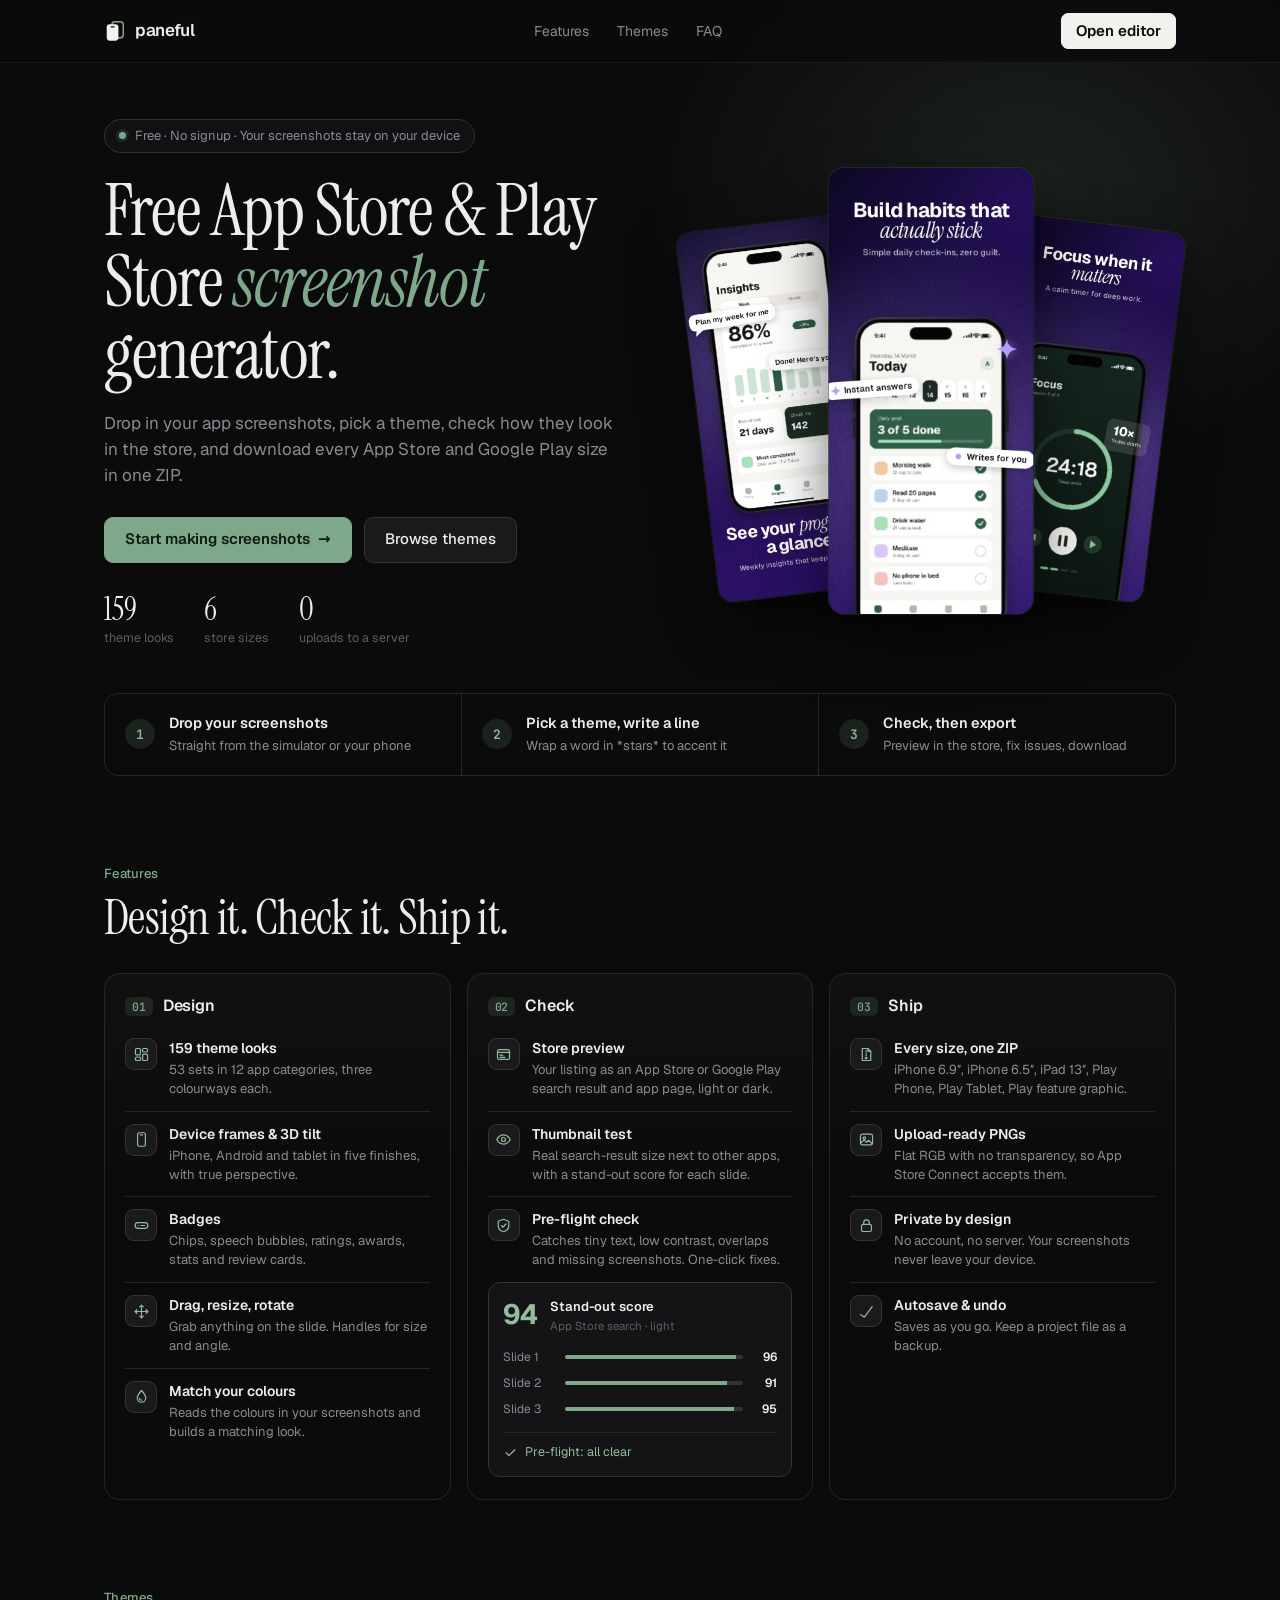
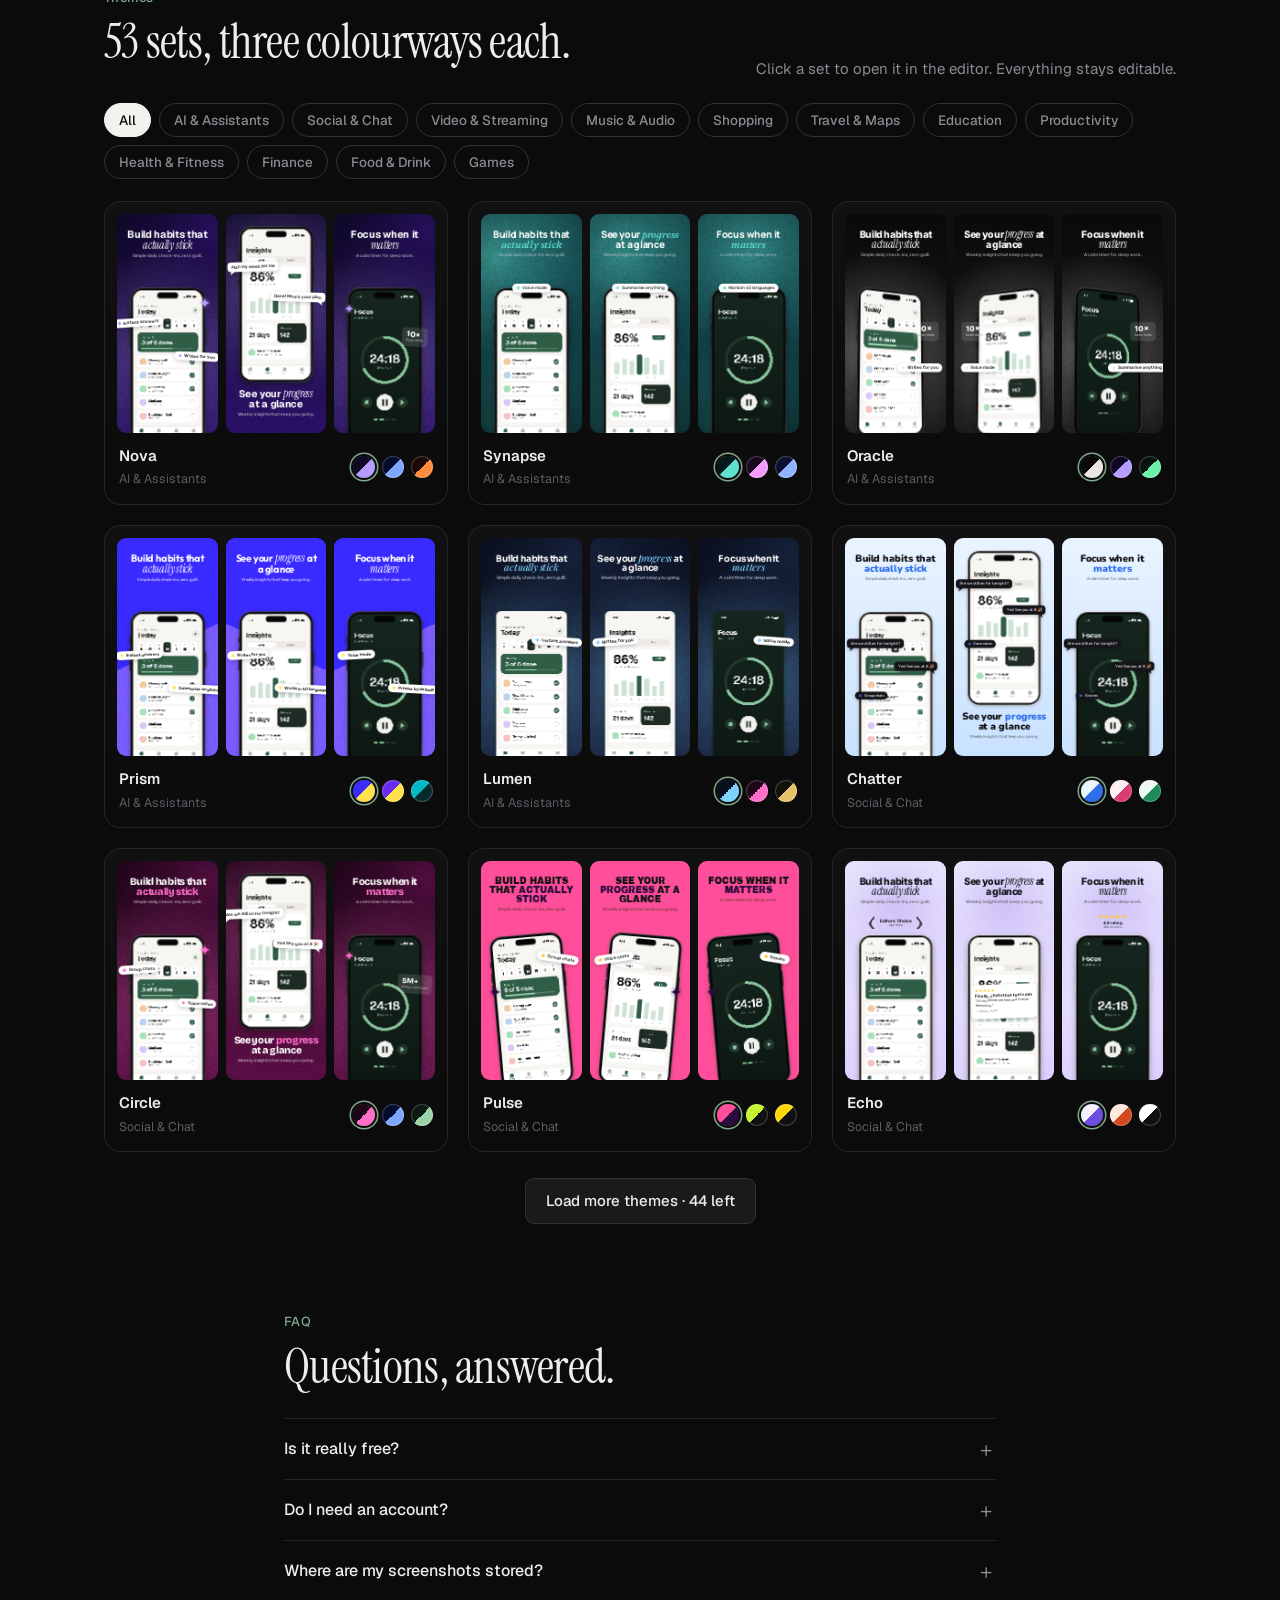
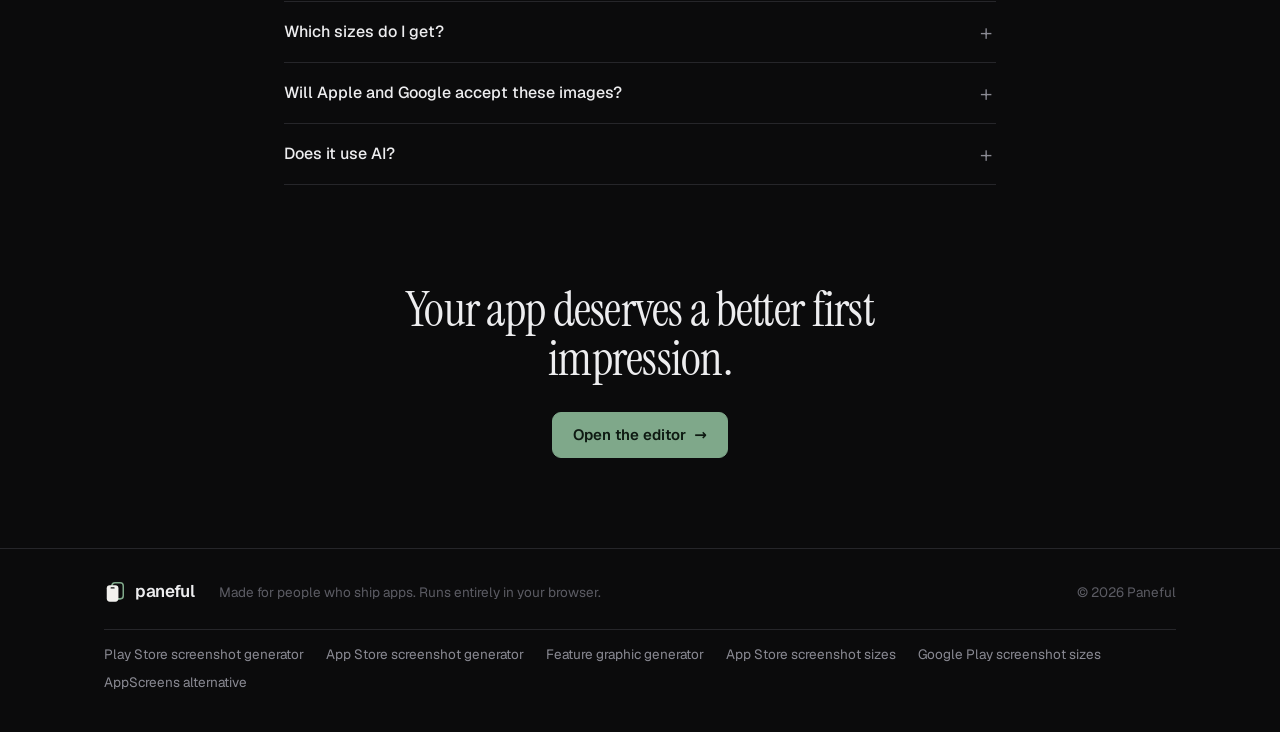
<file: index.html>
<!doctype html>
<html lang="en">
<head>
  <meta charset="utf-8">
  <meta name="viewport" content="width=device-width, initial-scale=1">
  <title>Free Play Store &amp; App Store Screenshot Generator — No Watermark | Paneful</title>
  <meta name="description" content="Free Play Store and App Store screenshot generator. 159 themes, device frames, store preview and every store size in one ZIP. No watermark, no signup, nothing uploaded.">
  <meta name="theme-color" content="#0B0B0C">
  <meta name="robots" content="index, follow, max-image-preview:large">
  <link rel="canonical" href="https://paneful.raiyanmemon.in/">
  <link rel="icon" href="assets/img/favicon.svg" type="image/svg+xml">
  <link rel="apple-touch-icon" href="assets/img/apple-touch-icon.png">
  <link rel="manifest" href="site.webmanifest">
  <meta property="og:type" content="website">
  <meta property="og:site_name" content="Paneful">
  <meta property="og:url" content="https://paneful.raiyanmemon.in/">
  <meta property="og:title" content="Free Play Store &amp; App Store Screenshot Generator — Paneful">
  <meta property="og:description" content="Free, in-browser App Store and Google Play screenshot maker. No signup, nothing uploaded.">
  <meta property="og:image" content="https://paneful.raiyanmemon.in/assets/img/og.png">
  <meta property="og:image:width" content="1200">
  <meta property="og:image:height" content="630">
  <meta property="og:image:alt" content="Paneful — App Store and Google Play screenshots made in your browser">
  <meta property="og:locale" content="en_US">
  <meta name="twitter:card" content="summary_large_image">
  <meta name="twitter:title" content="Free Play Store &amp; App Store Screenshot Generator — Paneful">
  <meta name="twitter:description" content="Free, in-browser App Store and Google Play screenshot maker. No signup, nothing uploaded.">
  <meta name="twitter:image" content="https://paneful.raiyanmemon.in/assets/img/og.png">
  <script type="application/ld+json">
  {
    "@context": "https://schema.org",
    "@graph": [
      {
        "@type": "WebSite",
        "@id": "https://paneful.raiyanmemon.in/#website",
        "url": "https://paneful.raiyanmemon.in/",
        "name": "Paneful"
      },
      {
        "@type": "WebApplication",
        "name": "Paneful",
        "url": "https://paneful.raiyanmemon.in/app/",
        "image": "https://paneful.raiyanmemon.in/assets/img/og.png",
        "description": "Free App Store and Google Play screenshot maker that runs entirely in the browser. 159 theme looks, device frames, store preview, pre-flight checks and every store size in one ZIP.",
        "applicationCategory": "DesignApplication",
        "operatingSystem": "Any (web browser)",
        "browserRequirements": "Requires JavaScript and a modern browser",
        "isAccessibleForFree": true,
        "offers": { "@type": "Offer", "price": "0", "priceCurrency": "USD" },
        "featureList": [
          "159 theme looks",
          "Device frames and 3D tilt",
          "App Store and Google Play store preview",
          "Thumbnail stand-out test",
          "Pre-flight check with one-click fixes",
          "Exports every App Store and Google Play size as RGB PNGs in one ZIP"
        ]
      },
      {
        "@type": "FAQPage",
        "mainEntity": [
          { "@type": "Question", "name": "Is it really free?", "acceptedAnswer": { "@type": "Answer", "text": "Yes. Every feature, theme and export size is free, with no watermark and no limits beyond the stores’ own (10 screenshots for the App Store, 8 for Google Play)." } },
          { "@type": "Question", "name": "Do I need an account?", "acceptedAnswer": { "@type": "Answer", "text": "No. Open the editor and start. There’s nothing to sign up for." } },
          { "@type": "Question", "name": "Where are my screenshots stored?", "acceptedAnswer": { "@type": "Answer", "text": "In your browser’s own storage, on your device. Nothing is uploaded anywhere. If you clear your browser data the project goes with it, so use “Save project file” in the editor’s menu to keep a backup." } },
          { "@type": "Question", "name": "Which sizes do I get?", "acceptedAnswer": { "@type": "Answer", "text": "Every size the stores ask for, each in its own folder in the ZIP: App Store iPhone 6.9″ (1320×2868), iPhone 6.5″ (1284×2778) and iPad 13″ (2064×2752); Google Play phone (1080×1920), tablet (1440×2560) and feature graphic (1024×500)." } },
          { "@type": "Question", "name": "Will Apple and Google accept these images?", "acceptedAnswer": { "@type": "Answer", "text": "They’re exported at the exact sizes each store asks for, as flat RGB PNGs with no transparency, which covers the usual reasons uploads get rejected. Run the pre-flight check before exporting to catch anything else." } },
          { "@type": "Question", "name": "Does it use AI?", "acceptedAnswer": { "@type": "Answer", "text": "No. Store preview, the thumbnail test, the pre-flight check and colour matching are all plain maths running in your browser, which is why it’s free and private." } }
        ]
      }
    ]
  }
  </script>
  <link rel="stylesheet" href="assets/css/fonts.css">
  <link rel="stylesheet" href="assets/css/base.css">
  <link rel="stylesheet" href="assets/css/landing.css">
  <script defer src="https://analytics.devscape.in/script.js" data-website-id="87142d9d-df0b-46f7-9641-34f5c16f7099"></script>
</head>
<body>
  <header class="nav">
    <div class="wrap nav-in">
      <a class="logo" href="./">
        <svg viewBox="0 0 32 32" fill="none" aria-hidden="true"><rect x="11.5" y="2.5" width="16.5" height="23.5" rx="4.5" stroke="#7FA88A" stroke-width="2.2"/><rect x="4" y="6" width="17" height="24" rx="4.5" fill="#F2F1EE"/><rect x="9.5" y="9.2" width="6" height="1.8" rx=".9" fill="#0B0B0C"/></svg>
        paneful
      </a>
      <nav class="links">
        <a href="#features">Features</a>
        <a href="#themes">Themes</a>
        <a href="#faq">FAQ</a>
      </nav>
      <a class="btn btn-paper" href="app/">Open editor</a>
    </div>
  </header>

  <main>
    <!-- hero: text left, a small fan of slides on the right that cycles through themes -->
    <section class="hero">
      <div class="wrap hero-in">
        <div class="hero-txt">
          <p class="pill"><i></i> Free · No signup · Your screenshots stay on your device</p>
          <h1>Free App Store &amp; Play Store <em>screenshot</em> generator.</h1>
          <p class="lede">Drop in your app screenshots, pick a theme, check how they look in the store, and download every App Store and Google Play size in one ZIP.</p>
          <div class="cta">
            <a class="btn btn-primary btn-lg" href="app/">Start making screenshots <span aria-hidden="true">→</span></a>
            <a class="btn btn-lg" href="#themes">Browse themes</a>
          </div>
          <ul class="stats">
            <li><b id="statLooks">159</b><span>theme looks</span></li>
            <li><b>6</b><span>store sizes</span></li>
            <li><b>0</b><span>uploads to a server</span></li>
          </ul>
        </div>
        <div class="fan" id="fan" aria-label="Example screenshots made with Paneful">
          <div class="fan-slot l"><img alt=""><img alt=""></div>
          <div class="fan-slot c"><img alt=""><img alt=""></div>
          <div class="fan-slot r"><img alt=""><img alt=""></div>
          <p class="fan-label" id="fanLabel" aria-live="polite"></p>
        </div>
      </div>
    </section>

    <!-- steps, as one compact strip -->
    <section class="steps-sec" aria-label="How it works">
      <div class="wrap">
        <ol class="steps">
          <li><span>1</span><div><b>Drop your screenshots</b><small>Straight from the simulator or your phone</small></div></li>
          <li><span>2</span><div><b>Pick a theme, write a line</b><small>Wrap a word in *stars* to accent it</small></div></li>
          <li><span>3</span><div><b>Check, then export</b><small>Preview in the store, fix issues, download</small></div></li>
        </ol>
      </div>
    </section>

    <!-- every feature, grouped -->
    <section class="sec" id="features">
      <div class="wrap">
        <p class="eyebrow">Features</p>
        <h2>Design it. Check it. Ship it.</h2>
        <div class="groups">
          <div class="group">
            <h3><i>01</i> Design</h3>
            <ul>
              <li><span class="fi" data-i="themes"></span><div><b>159 theme looks</b><p>53 sets in 12 app categories, three colourways each.</p></div></li>
              <li><span class="fi" data-i="device"></span><div><b>Device frames &amp; 3D tilt</b><p>iPhone, Android and tablet in five finishes, with true perspective.</p></div></li>
              <li><span class="fi" data-i="badge"></span><div><b>Badges</b><p>Chips, speech bubbles, ratings, awards, stats and review cards.</p></div></li>
              <li><span class="fi" data-i="move"></span><div><b>Drag, resize, rotate</b><p>Grab anything on the slide. Handles for size and angle.</p></div></li>
              <li><span class="fi" data-i="drop"></span><div><b>Match your colours</b><p>Reads the colours in your screenshots and builds a matching look.</p></div></li>
            </ul>
          </div>
          <div class="group">
            <h3><i>02</i> Check</h3>
            <ul>
              <li><span class="fi" data-i="store"></span><div><b>Store preview</b><p>Your listing as an App Store or Google Play search result and app page, light or dark.</p></div></li>
              <li><span class="fi" data-i="eye"></span><div><b>Thumbnail test</b><p>Real search-result size next to other apps, with a stand-out score for each slide.</p></div></li>
              <li><span class="fi" data-i="shield"></span><div><b>Pre-flight check</b><p>Catches tiny text, low contrast, overlaps and missing screenshots. One-click fixes.</p></div></li>
            </ul>
            <div class="mini" aria-hidden="true">
              <div class="mini-head"><b>94</b><span>Stand-out score<small>App Store search · light</small></span></div>
              <div class="mini-row"><span>Slide 1</span><i style="--w:96%"></i><em>96</em></div>
              <div class="mini-row"><span>Slide 2</span><i style="--w:91%"></i><em>91</em></div>
              <div class="mini-row"><span>Slide 3</span><i style="--w:95%"></i><em>95</em></div>
              <div class="mini-ok"><svg viewBox="0 0 24 24" fill="none" stroke="currentColor" stroke-width="2" stroke-linecap="round" stroke-linejoin="round"><path d="m5 12.5 4.5 4.5L19 7.5"/></svg>Pre-flight: all clear</div>
            </div>
          </div>
          <div class="group">
            <h3><i>03</i> Ship</h3>
            <ul>
              <li><span class="fi" data-i="zip"></span><div><b>Every size, one ZIP</b><p><span id="sizeList">iPhone 6.9″ &amp; 6.5″, iPad 13″, Play phone &amp; tablet, feature graphic.</span></p></div></li>
              <li><span class="fi" data-i="png"></span><div><b>Upload-ready PNGs</b><p>Flat RGB with no transparency, so App Store Connect accepts them.</p></div></li>
              <li><span class="fi" data-i="lock"></span><div><b>Private by design</b><p>No account, no server. Your screenshots never leave your device.</p></div></li>
              <li><span class="fi" data-i="save"></span><div><b>Autosave &amp; undo</b><p>Saves as you go. Keep a project file as a backup.</p></div></li>
            </ul>
          </div>
        </div>
      </div>
    </section>

    <section class="sec" id="themes">
      <div class="wrap">
        <div class="sec-head">
          <div>
            <p class="eyebrow">Themes</p>
            <h2><span id="themeCount">53</span> sets, three colourways each.</h2>
          </div>
          <p class="sub">Click a set to open it in the editor. Everything stays editable.</p>
        </div>
        <div class="lcats" id="themeCats"></div>
        <div class="gallery" id="themeGrid"></div>
        <div class="more-wrap"><button class="btn btn-lg" id="themeMore" type="button">Load more themes</button></div>
      </div>
    </section>

    <section class="sec" id="faq">
      <div class="wrap narrow">
        <p class="eyebrow">FAQ</p>
        <h2>Questions, answered.</h2>
        <details><summary>Is it really free?</summary><p>Yes. Every feature, theme and export size is free, with no watermark and no limits beyond the stores’ own (10 screenshots for the App Store, 8 for Google Play).</p></details>
        <details><summary>Do I need an account?</summary><p>No. Open the editor and start. There’s nothing to sign up for.</p></details>
        <details><summary>Where are my screenshots stored?</summary><p>In your browser’s own storage, on your device. Nothing is uploaded anywhere. If you clear your browser data the project goes with it, so use “Save project file” in the editor’s menu to keep a backup.</p></details>
        <details><summary>Which sizes do I get?</summary><p id="faqSizes">Every size the stores ask for, each in its own folder in the ZIP.</p></details>
        <details><summary>Will Apple and Google accept these images?</summary><p>They’re exported at the exact sizes each store asks for, as flat RGB PNGs with no transparency, which covers the usual reasons uploads get rejected. Run the pre-flight check before exporting to catch anything else.</p></details>
        <details><summary>Does it use AI?</summary><p>No. Store preview, the thumbnail test, the pre-flight check and colour matching are all plain maths running in your browser, which is why it’s free and private.</p></details>
      </div>
    </section>

    <section class="final">
      <div class="wrap">
        <h2>Your app deserves a better first impression.</h2>
        <a class="btn btn-primary btn-lg" href="app/">Open the editor <span aria-hidden="true">→</span></a>
      </div>
    </section>
  </main>

  <footer class="foot">
    <div class="wrap foot-in">
      <a class="logo" href="./">
        <svg viewBox="0 0 32 32" fill="none" aria-hidden="true"><rect x="11.5" y="2.5" width="16.5" height="23.5" rx="4.5" stroke="#7FA88A" stroke-width="2.2"/><rect x="4" y="6" width="17" height="24" rx="4.5" fill="#F2F1EE"/><rect x="9.5" y="9.2" width="6" height="1.8" rx=".9" fill="#0B0B0C"/></svg>
        paneful
      </a>
      <p>Made for people who ship apps. Runs entirely in your browser.</p>
      <p class="copy">© <span id="yr">2026</span> Paneful</p>
      <nav class="foot-links" aria-label="Tools and guides">
        <a href="play-store-screenshot-generator/">Play Store screenshot generator</a>
        <a href="app-store-screenshot-generator/">App Store screenshot generator</a>
        <a href="feature-graphic-generator/">Feature graphic generator</a>
        <a href="app-store-screenshot-sizes/">App Store screenshot sizes</a>
        <a href="google-play-screenshot-sizes/">Google Play screenshot sizes</a>
        <a href="appscreens-alternative/">AppScreens alternative</a>
      </nav>
    </div>
  </footer>

  <script src="assets/js/engine.js"></script>
  <script src="assets/js/themes.js"></script>
  <script src="assets/js/demo.js"></script>
  <script src="assets/js/landing.js"></script>
</body>
</html>
</file>
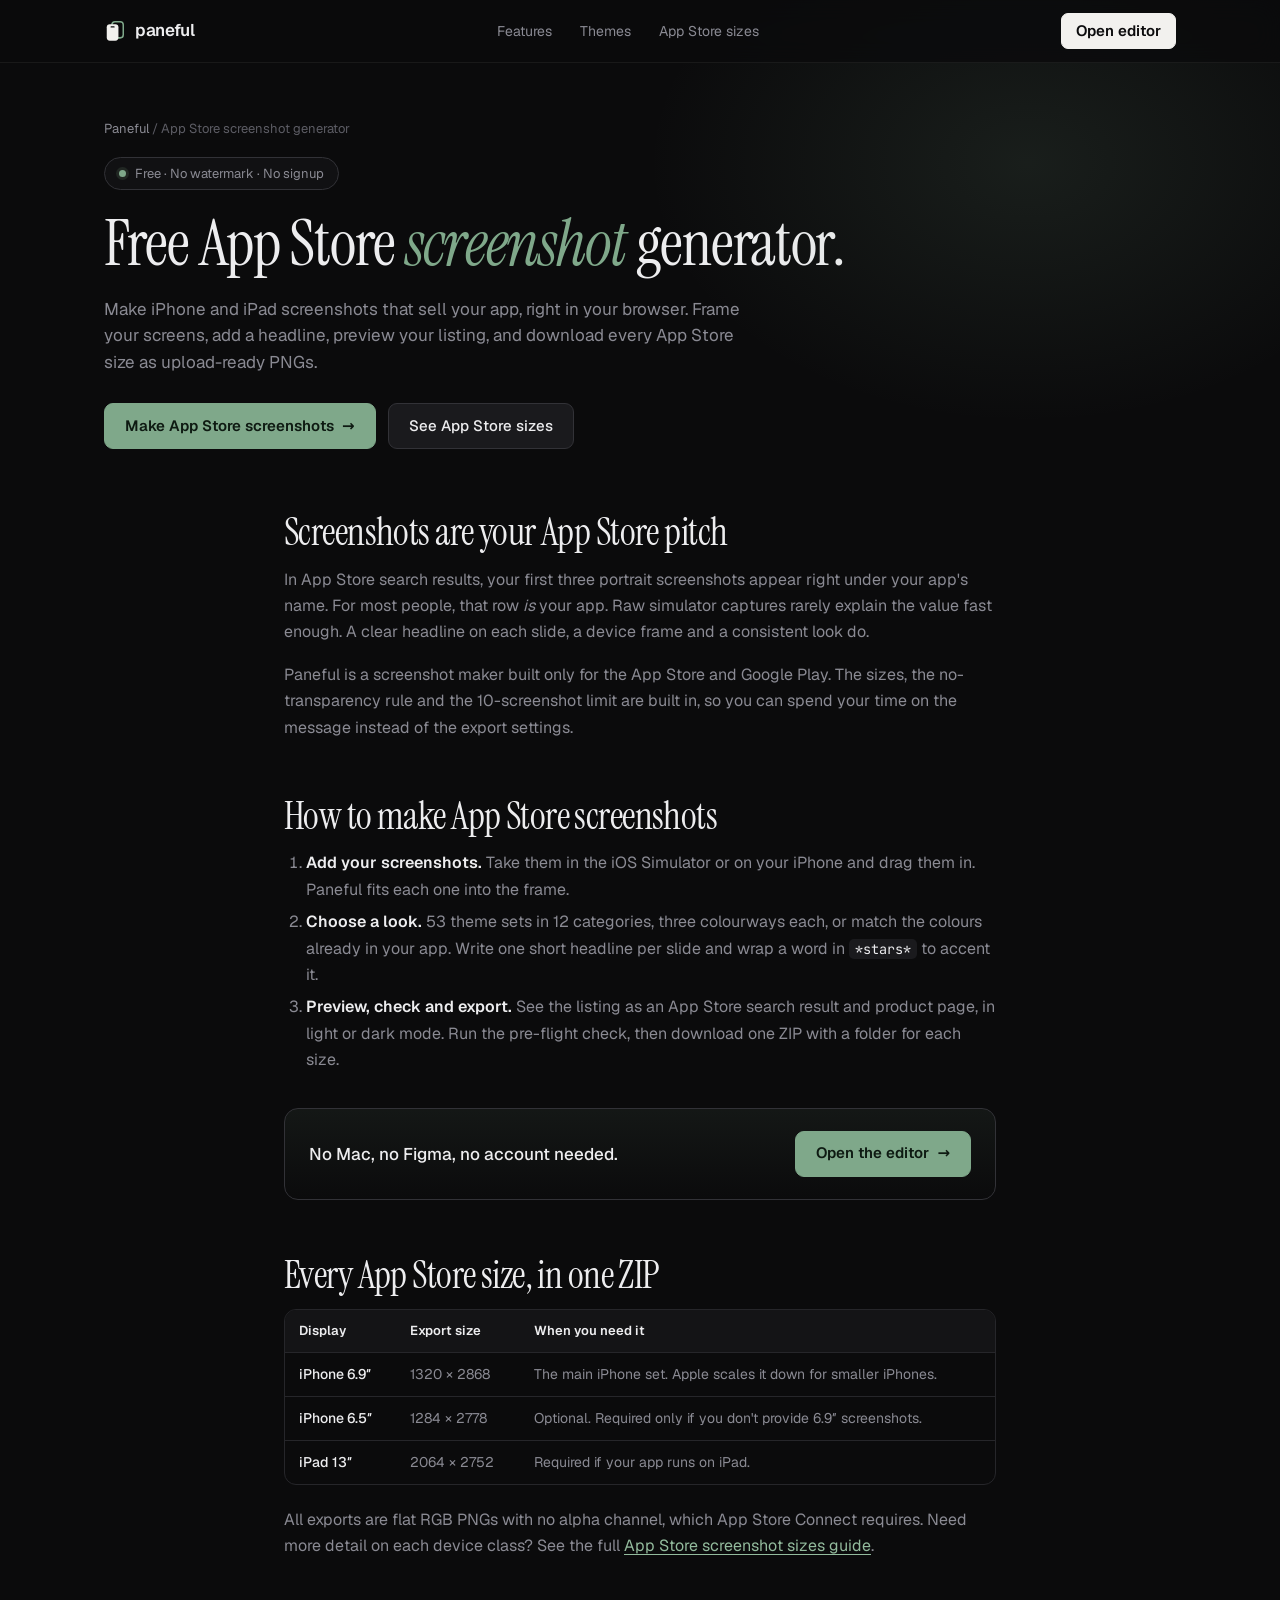
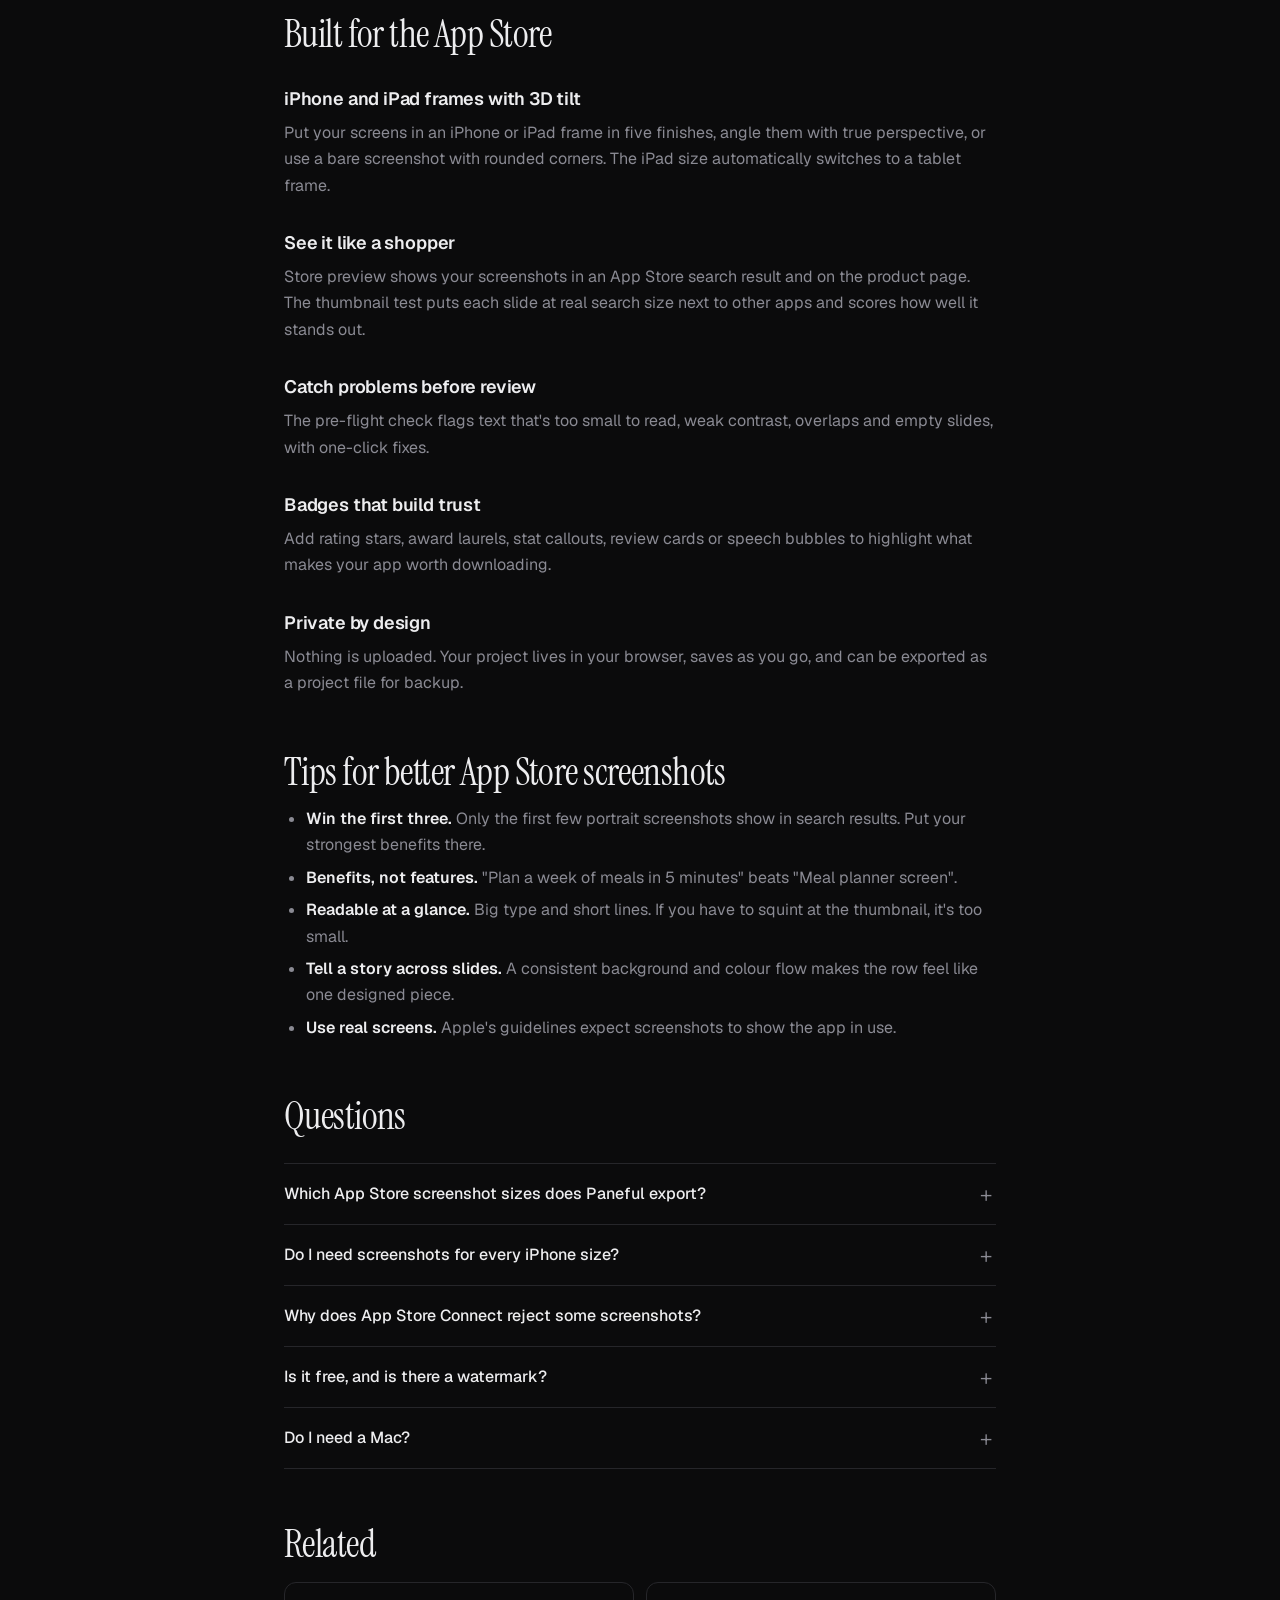
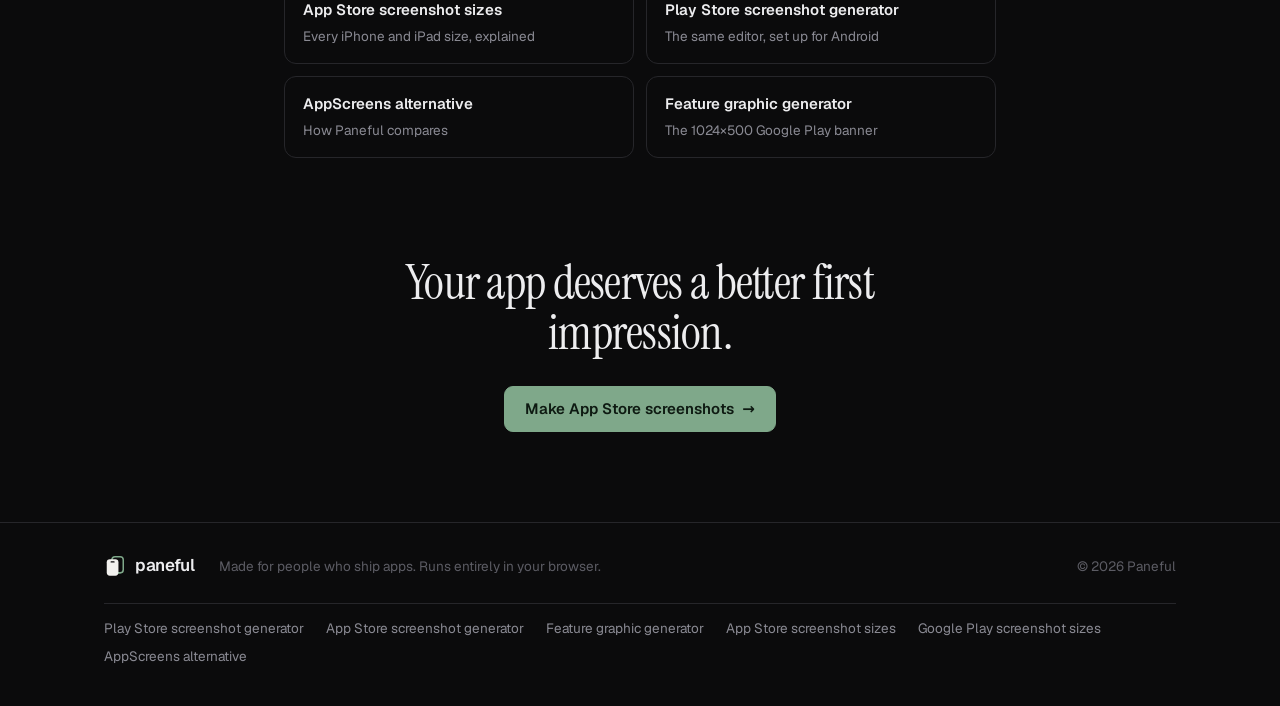
<file: app-store-screenshot-generator/index.html>
<!doctype html>
<html lang="en">
<head>
  <meta charset="utf-8">
  <meta name="viewport" content="width=device-width, initial-scale=1">
  <title>Free App Store Screenshot Generator — iPhone &amp; iPad, No Watermark | Paneful</title>
  <meta name="description" content="Make App Store screenshots for iPhone 6.9″, 6.5″ and iPad 13″ for free in your browser. Device frames, 159 themes, store preview, RGB PNG export. No watermark, no signup.">
  <meta name="theme-color" content="#0B0B0C">
  <meta name="robots" content="index, follow, max-image-preview:large">
  <link rel="canonical" href="https://paneful.raiyanmemon.in/app-store-screenshot-generator/">
  <link rel="icon" href="../assets/img/favicon.svg" type="image/svg+xml">
  <link rel="apple-touch-icon" href="../assets/img/apple-touch-icon.png">
  <link rel="manifest" href="../site.webmanifest">
  <meta property="og:type" content="website">
  <meta property="og:site_name" content="Paneful">
  <meta property="og:url" content="https://paneful.raiyanmemon.in/app-store-screenshot-generator/">
  <meta property="og:title" content="Free App Store Screenshot Generator — Paneful">
  <meta property="og:description" content="iPhone and iPad App Store screenshots, made free in your browser. No watermark, no signup, nothing uploaded.">
  <meta property="og:image" content="https://paneful.raiyanmemon.in/assets/img/og.png">
  <meta name="twitter:card" content="summary_large_image">
  <meta name="twitter:image" content="https://paneful.raiyanmemon.in/assets/img/og.png">
  <script type="application/ld+json">
  {
    "@context": "https://schema.org",
    "@graph": [
      {
        "@type": "BreadcrumbList",
        "itemListElement": [
          { "@type": "ListItem", "position": 1, "name": "Paneful", "item": "https://paneful.raiyanmemon.in/" },
          { "@type": "ListItem", "position": 2, "name": "App Store screenshot generator", "item": "https://paneful.raiyanmemon.in/app-store-screenshot-generator/" }
        ]
      },
      {
        "@type": "FAQPage",
        "mainEntity": [
          { "@type": "Question", "name": "Which App Store screenshot sizes does Paneful export?", "acceptedAnswer": { "@type": "Answer", "text": "iPhone 6.9″ at 1320×2868, iPhone 6.5″ at 1284×2778 and iPad 13″ at 2064×2752, each in its own folder in the ZIP. App Store Connect scales these down for smaller devices." } },
          { "@type": "Question", "name": "Do I need screenshots for every iPhone size?", "acceptedAnswer": { "@type": "Answer", "text": "No. If your app looks the same across sizes, Apple only needs the largest required set and scales it down for the rest. Upload the 6.9″ set, plus the 13″ iPad set if your app runs on iPad." } },
          { "@type": "Question", "name": "Why does App Store Connect reject some screenshots?", "acceptedAnswer": { "@type": "Answer", "text": "The usual causes are a wrong pixel size or an alpha channel (transparency). Paneful exports exact sizes as flat RGB PNGs, which avoids both." } },
          { "@type": "Question", "name": "Is it free, and is there a watermark?", "acceptedAnswer": { "@type": "Answer", "text": "It is completely free with no watermark and no export limit. The App Store allows up to 10 screenshots per device size, so that is the only cap." } },
          { "@type": "Question", "name": "Do I need a Mac?", "acceptedAnswer": { "@type": "Answer", "text": "No. Paneful runs in any modern browser on Mac, Windows, Linux or a Chromebook." } }
        ]
      }
    ]
  }
  </script>
  <link rel="stylesheet" href="../assets/css/fonts.css">
  <link rel="stylesheet" href="../assets/css/base.css">
  <link rel="stylesheet" href="../assets/css/landing.css">
  <script defer src="https://analytics.devscape.in/script.js" data-website-id="87142d9d-df0b-46f7-9641-34f5c16f7099"></script>
</head>
<body>
  <header class="nav">
    <div class="wrap nav-in">
      <a class="logo" href="../">
        <svg viewBox="0 0 32 32" fill="none" aria-hidden="true"><rect x="11.5" y="2.5" width="16.5" height="23.5" rx="4.5" stroke="#7FA88A" stroke-width="2.2"/><rect x="4" y="6" width="17" height="24" rx="4.5" fill="#F2F1EE"/><rect x="9.5" y="9.2" width="6" height="1.8" rx=".9" fill="#0B0B0C"/></svg>
        paneful
      </a>
      <nav class="links">
        <a href="../#features">Features</a>
        <a href="../#themes">Themes</a>
        <a href="../app-store-screenshot-sizes/">App Store sizes</a>
      </nav>
      <a class="btn btn-paper" href="../app/?size=ios69">Open editor</a>
    </div>
  </header>

  <main>
    <section class="page-hero">
      <div class="wrap">
        <p class="crumbs"><a href="../">Paneful</a> / App Store screenshot generator</p>
        <p class="pill"><i></i> Free · No watermark · No signup</p>
        <h1>Free App Store <em>screenshot</em> generator.</h1>
        <p class="lede">Make iPhone and iPad screenshots that sell your app, right in your browser. Frame your screens, add a headline, preview your listing, and download every App Store size as upload-ready PNGs.</p>
        <div class="cta">
          <a class="btn btn-primary btn-lg" href="../app/?size=ios69">Make App Store screenshots <span aria-hidden="true">→</span></a>
          <a class="btn btn-lg" href="../app-store-screenshot-sizes/">See App Store sizes</a>
        </div>
      </div>
    </section>

    <article class="prose">
      <div class="wrap narrow">
        <h2>Screenshots are your App Store pitch</h2>
        <p>In App Store search results, your first three portrait screenshots appear right under your app's name. For most people, that row <em>is</em> your app. Raw simulator captures rarely explain the value fast enough. A clear headline on each slide, a device frame and a consistent look do.</p>
        <p>Paneful is a screenshot maker built only for the App Store and Google Play. The sizes, the no-transparency rule and the 10-screenshot limit are built in, so you can spend your time on the message instead of the export settings.</p>

        <h2>How to make App Store screenshots</h2>
        <ol>
          <li><strong>Add your screenshots.</strong> Take them in the iOS Simulator or on your iPhone and drag them in. Paneful fits each one into the frame.</li>
          <li><strong>Choose a look.</strong> 53 theme sets in 12 categories, three colourways each, or match the colours already in your app. Write one short headline per slide and wrap a word in <code>*stars*</code> to accent it.</li>
          <li><strong>Preview, check and export.</strong> See the listing as an App Store search result and product page, in light or dark mode. Run the pre-flight check, then download one ZIP with a folder for each size.</li>
        </ol>

        <div class="inline-cta">
          <p>No Mac, no Figma, no account needed.</p>
          <a class="btn btn-primary btn-lg" href="../app/?size=ios69">Open the editor <span aria-hidden="true">→</span></a>
        </div>

        <h2>Every App Store size, in one ZIP</h2>
        <div class="table-wrap">
          <table class="spec">
            <thead><tr><th>Display</th><th>Export size</th><th>When you need it</th></tr></thead>
            <tbody>
              <tr><td>iPhone 6.9″</td><td>1320 × 2868</td><td>The main iPhone set. Apple scales it down for smaller iPhones.</td></tr>
              <tr><td>iPhone 6.5″</td><td>1284 × 2778</td><td>Optional. Required only if you don't provide 6.9″ screenshots.</td></tr>
              <tr><td>iPad 13″</td><td>2064 × 2752</td><td>Required if your app runs on iPad.</td></tr>
            </tbody>
          </table>
        </div>
        <p>All exports are flat RGB PNGs with no alpha channel, which App Store Connect requires. Need more detail on each device class? See the full <a href="../app-store-screenshot-sizes/">App Store screenshot sizes guide</a>.</p>

        <h2>Built for the App Store</h2>
        <h3>iPhone and iPad frames with 3D tilt</h3>
        <p>Put your screens in an iPhone or iPad frame in five finishes, angle them with true perspective, or use a bare screenshot with rounded corners. The iPad size automatically switches to a tablet frame.</p>
        <h3>See it like a shopper</h3>
        <p>Store preview shows your screenshots in an App Store search result and on the product page. The thumbnail test puts each slide at real search size next to other apps and scores how well it stands out.</p>
        <h3>Catch problems before review</h3>
        <p>The pre-flight check flags text that's too small to read, weak contrast, overlaps and empty slides, with one-click fixes.</p>
        <h3>Badges that build trust</h3>
        <p>Add rating stars, award laurels, stat callouts, review cards or speech bubbles to highlight what makes your app worth downloading.</p>
        <h3>Private by design</h3>
        <p>Nothing is uploaded. Your project lives in your browser, saves as you go, and can be exported as a project file for backup.</p>

        <h2>Tips for better App Store screenshots</h2>
        <ul>
          <li><strong>Win the first three.</strong> Only the first few portrait screenshots show in search results. Put your strongest benefits there.</li>
          <li><strong>Benefits, not features.</strong> "Plan a week of meals in 5 minutes" beats "Meal planner screen".</li>
          <li><strong>Readable at a glance.</strong> Big type and short lines. If you have to squint at the thumbnail, it's too small.</li>
          <li><strong>Tell a story across slides.</strong> A consistent background and colour flow makes the row feel like one designed piece.</li>
          <li><strong>Use real screens.</strong> Apple's guidelines expect screenshots to show the app in use.</li>
        </ul>

        <h2>Questions</h2>
        <details><summary>Which App Store screenshot sizes does Paneful export?</summary><p>iPhone 6.9″ at 1320×2868, iPhone 6.5″ at 1284×2778 and iPad 13″ at 2064×2752, each in its own folder in the ZIP. App Store Connect scales these down for smaller devices.</p></details>
        <details><summary>Do I need screenshots for every iPhone size?</summary><p>No. If your app looks the same across sizes, Apple only needs the largest required set and scales it down for the rest. Upload the 6.9″ set, plus the 13″ iPad set if your app runs on iPad.</p></details>
        <details><summary>Why does App Store Connect reject some screenshots?</summary><p>The usual causes are a wrong pixel size or an alpha channel (transparency). Paneful exports exact sizes as flat RGB PNGs, which avoids both.</p></details>
        <details><summary>Is it free, and is there a watermark?</summary><p>It is completely free with no watermark and no export limit. The App Store allows up to 10 screenshots per device size, so that is the only cap.</p></details>
        <details><summary>Do I need a Mac?</summary><p>No. Paneful runs in any modern browser on Mac, Windows, Linux or a Chromebook.</p></details>

        <h2>Related</h2>
        <div class="related">
          <a href="../app-store-screenshot-sizes/"><b>App Store screenshot sizes</b><span>Every iPhone and iPad size, explained</span></a>
          <a href="../play-store-screenshot-generator/"><b>Play Store screenshot generator</b><span>The same editor, set up for Android</span></a>
          <a href="../appscreens-alternative/"><b>AppScreens alternative</b><span>How Paneful compares</span></a>
          <a href="../feature-graphic-generator/"><b>Feature graphic generator</b><span>The 1024×500 Google Play banner</span></a>
        </div>
      </div>
    </article>

    <section class="final">
      <div class="wrap">
        <h2>Your app deserves a better first impression.</h2>
        <a class="btn btn-primary btn-lg" href="../app/?size=ios69">Make App Store screenshots <span aria-hidden="true">→</span></a>
      </div>
    </section>
  </main>

  <footer class="foot">
    <div class="wrap foot-in">
      <a class="logo" href="../">
        <svg viewBox="0 0 32 32" fill="none" aria-hidden="true"><rect x="11.5" y="2.5" width="16.5" height="23.5" rx="4.5" stroke="#7FA88A" stroke-width="2.2"/><rect x="4" y="6" width="17" height="24" rx="4.5" fill="#F2F1EE"/><rect x="9.5" y="9.2" width="6" height="1.8" rx=".9" fill="#0B0B0C"/></svg>
        paneful
      </a>
      <p>Made for people who ship apps. Runs entirely in your browser.</p>
      <p class="copy">© 2026 Paneful</p>
      <nav class="foot-links" aria-label="Tools and guides">
        <a href="../play-store-screenshot-generator/">Play Store screenshot generator</a>
        <a href="../app-store-screenshot-generator/">App Store screenshot generator</a>
        <a href="../feature-graphic-generator/">Feature graphic generator</a>
        <a href="../app-store-screenshot-sizes/">App Store screenshot sizes</a>
        <a href="../google-play-screenshot-sizes/">Google Play screenshot sizes</a>
        <a href="../appscreens-alternative/">AppScreens alternative</a>
      </nav>
    </div>
  </footer>
</body>
</html>
</file>
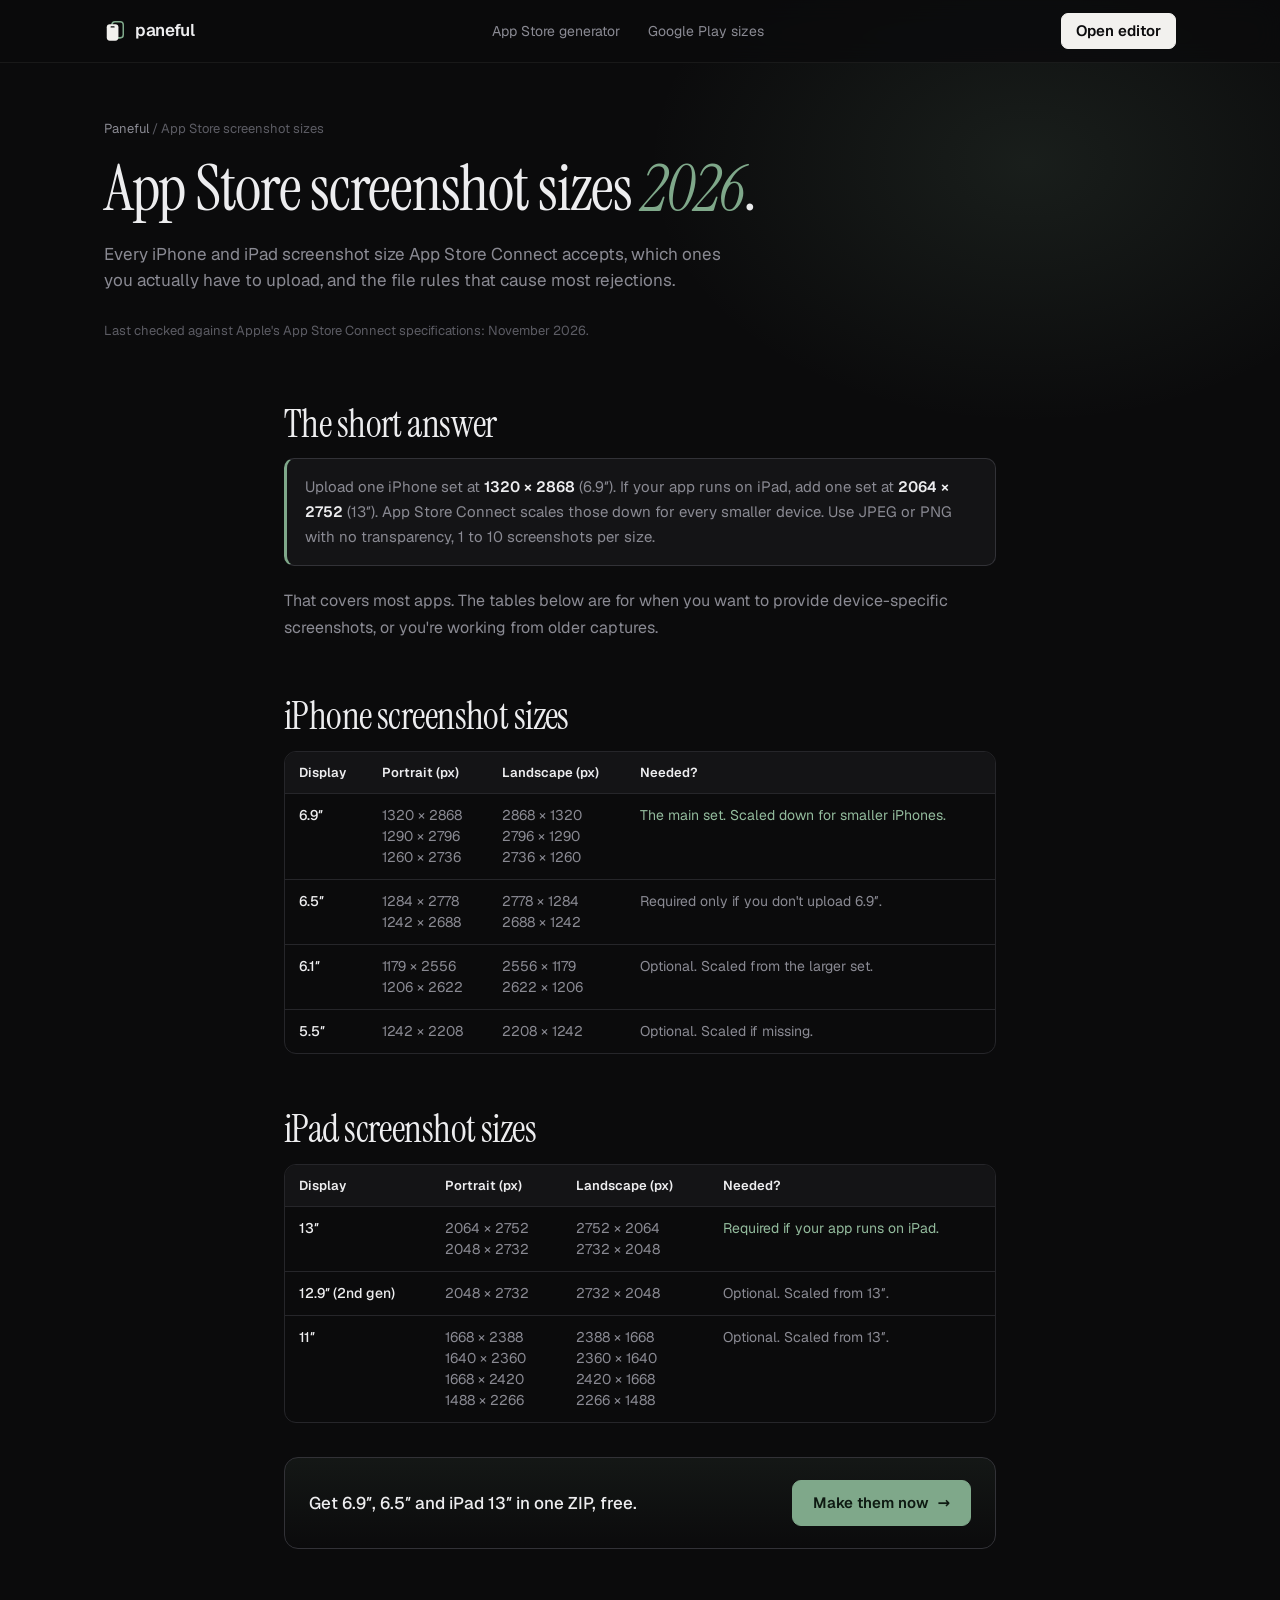
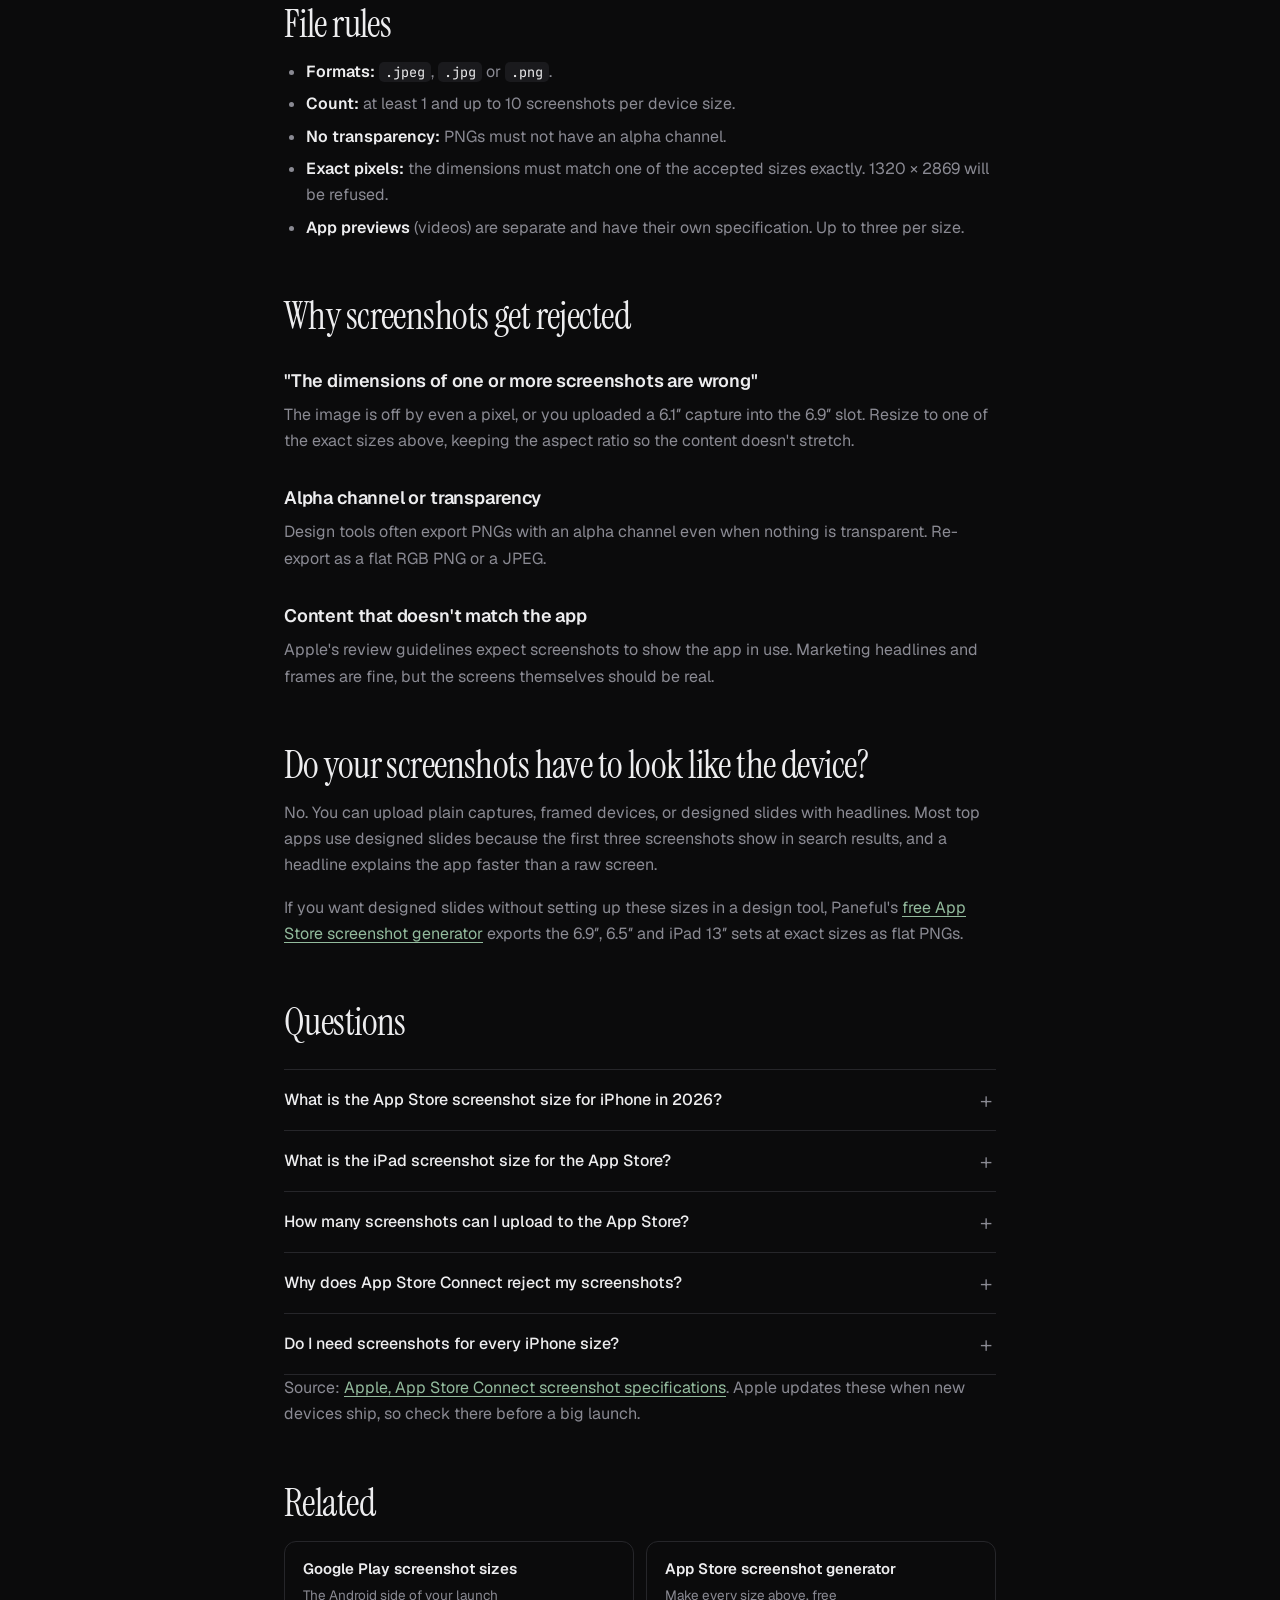
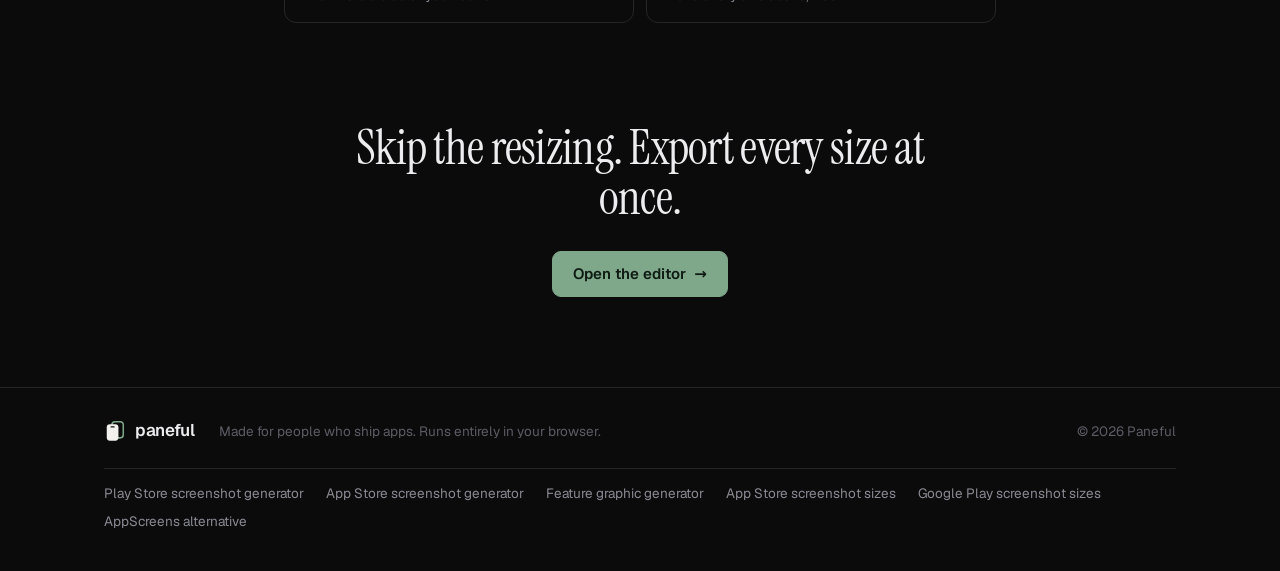
<file: app-store-screenshot-sizes/index.html>
<!doctype html>
<html lang="en">
<head>
  <meta charset="utf-8">
  <meta name="viewport" content="width=device-width, initial-scale=1">
  <title>App Store Screenshot Sizes 2026 — Every iPhone &amp; iPad Size | Paneful</title>
  <meta name="description" content="App Store screenshot sizes for 2026: iPhone 6.9″ (1320×2868), 6.5″ (1284×2778), iPad 13″ (2064×2752) and more. Which sets are required, formats, limits and why uploads get rejected.">
  <meta name="theme-color" content="#0B0B0C">
  <meta name="robots" content="index, follow, max-image-preview:large">
  <link rel="canonical" href="https://paneful.raiyanmemon.in/app-store-screenshot-sizes/">
  <link rel="icon" href="../assets/img/favicon.svg" type="image/svg+xml">
  <link rel="apple-touch-icon" href="../assets/img/apple-touch-icon.png">
  <link rel="manifest" href="../site.webmanifest">
  <meta property="og:type" content="article">
  <meta property="og:site_name" content="Paneful">
  <meta property="og:url" content="https://paneful.raiyanmemon.in/app-store-screenshot-sizes/">
  <meta property="og:title" content="App Store Screenshot Sizes 2026 — Every iPhone &amp; iPad Size">
  <meta property="og:description" content="Every App Store screenshot size, which ones are required, and how to avoid rejected uploads.">
  <meta property="og:image" content="https://paneful.raiyanmemon.in/assets/img/og.png">
  <meta name="twitter:card" content="summary_large_image">
  <meta name="twitter:image" content="https://paneful.raiyanmemon.in/assets/img/og.png">
  <script type="application/ld+json">
  {
    "@context": "https://schema.org",
    "@graph": [
      {
        "@type": "Article",
        "headline": "App Store Screenshot Sizes 2026: Every iPhone and iPad Size",
        "datePublished": "2026-11-28",
        "dateModified": "2026-11-28",
        "author": { "@type": "Organization", "name": "Paneful", "url": "https://paneful.raiyanmemon.in/" },
        "publisher": { "@type": "Organization", "name": "Paneful", "url": "https://paneful.raiyanmemon.in/" },
        "image": "https://paneful.raiyanmemon.in/assets/img/og.png",
        "mainEntityOfPage": "https://paneful.raiyanmemon.in/app-store-screenshot-sizes/"
      },
      {
        "@type": "BreadcrumbList",
        "itemListElement": [
          { "@type": "ListItem", "position": 1, "name": "Paneful", "item": "https://paneful.raiyanmemon.in/" },
          { "@type": "ListItem", "position": 2, "name": "App Store screenshot sizes", "item": "https://paneful.raiyanmemon.in/app-store-screenshot-sizes/" }
        ]
      },
      {
        "@type": "FAQPage",
        "mainEntity": [
          { "@type": "Question", "name": "What is the App Store screenshot size for iPhone in 2026?", "acceptedAnswer": { "@type": "Answer", "text": "The main iPhone size is the 6.9-inch display: 1320×2868 portrait (1290×2796 and 1260×2736 are also accepted). App Store Connect scales it down for smaller iPhones." } },
          { "@type": "Question", "name": "What is the iPad screenshot size for the App Store?", "acceptedAnswer": { "@type": "Answer", "text": "The 13-inch iPad size, 2064×2752 or 2048×2732 portrait, is required if your app runs on iPad. Smaller iPad sizes are scaled from it." } },
          { "@type": "Question", "name": "How many screenshots can I upload to the App Store?", "acceptedAnswer": { "@type": "Answer", "text": "At least 1 and up to 10 per device size, as JPEG or PNG." } },
          { "@type": "Question", "name": "Why does App Store Connect reject my screenshots?", "acceptedAnswer": { "@type": "Answer", "text": "Usually because the pixel dimensions don't exactly match an accepted size, or because the PNG has an alpha channel (transparency). Export at an exact size as a flat RGB PNG." } },
          { "@type": "Question", "name": "Do I need screenshots for every iPhone size?", "acceptedAnswer": { "@type": "Answer", "text": "No. If your app's interface is the same across sizes, provide the highest required resolution and App Store Connect scales it for the other displays." } }
        ]
      }
    ]
  }
  </script>
  <link rel="stylesheet" href="../assets/css/fonts.css">
  <link rel="stylesheet" href="../assets/css/base.css">
  <link rel="stylesheet" href="../assets/css/landing.css">
  <script defer src="https://analytics.devscape.in/script.js" data-website-id="87142d9d-df0b-46f7-9641-34f5c16f7099"></script>
</head>
<body>
  <header class="nav">
    <div class="wrap nav-in">
      <a class="logo" href="../">
        <svg viewBox="0 0 32 32" fill="none" aria-hidden="true"><rect x="11.5" y="2.5" width="16.5" height="23.5" rx="4.5" stroke="#7FA88A" stroke-width="2.2"/><rect x="4" y="6" width="17" height="24" rx="4.5" fill="#F2F1EE"/><rect x="9.5" y="9.2" width="6" height="1.8" rx=".9" fill="#0B0B0C"/></svg>
        paneful
      </a>
      <nav class="links">
        <a href="../app-store-screenshot-generator/">App Store generator</a>
        <a href="../google-play-screenshot-sizes/">Google Play sizes</a>
      </nav>
      <a class="btn btn-paper" href="../app/?size=ios69">Open editor</a>
    </div>
  </header>

  <main>
    <section class="page-hero">
      <div class="wrap">
        <p class="crumbs"><a href="../">Paneful</a> / App Store screenshot sizes</p>
        <h1>App Store screenshot sizes <em>2026</em>.</h1>
        <p class="lede">Every iPhone and iPad screenshot size App Store Connect accepts, which ones you actually have to upload, and the file rules that cause most rejections.</p>
        <p class="updated">Last checked against Apple's App Store Connect specifications: November 2026.</p>
      </div>
    </section>

    <article class="prose">
      <div class="wrap narrow">
        <h2>The short answer</h2>
        <div class="callout"><p>Upload one iPhone set at <strong>1320 × 2868</strong> (6.9″). If your app runs on iPad, add one set at <strong>2064 × 2752</strong> (13″). App Store Connect scales those down for every smaller device. Use JPEG or PNG with no transparency, 1 to 10 screenshots per size.</p></div>
        <p>That covers most apps. The tables below are for when you want to provide device-specific screenshots, or you're working from older captures.</p>

        <h2>iPhone screenshot sizes</h2>
        <div class="table-wrap">
          <table class="spec">
            <thead><tr><th>Display</th><th>Portrait (px)</th><th>Landscape (px)</th><th>Needed?</th></tr></thead>
            <tbody>
              <tr><td>6.9″</td><td>1320 × 2868<br>1290 × 2796<br>1260 × 2736</td><td>2868 × 1320<br>2796 × 1290<br>2736 × 1260</td><td class="yes">The main set. Scaled down for smaller iPhones.</td></tr>
              <tr><td>6.5″</td><td>1284 × 2778<br>1242 × 2688</td><td>2778 × 1284<br>2688 × 1242</td><td>Required only if you don't upload 6.9″.</td></tr>
              <tr><td>6.1″</td><td>1179 × 2556<br>1206 × 2622</td><td>2556 × 1179<br>2622 × 1206</td><td>Optional. Scaled from the larger set.</td></tr>
              <tr><td>5.5″</td><td>1242 × 2208</td><td>2208 × 1242</td><td>Optional. Scaled if missing.</td></tr>
            </tbody>
          </table>
        </div>

        <h2>iPad screenshot sizes</h2>
        <div class="table-wrap">
          <table class="spec">
            <thead><tr><th>Display</th><th>Portrait (px)</th><th>Landscape (px)</th><th>Needed?</th></tr></thead>
            <tbody>
              <tr><td>13″</td><td>2064 × 2752<br>2048 × 2732</td><td>2752 × 2064<br>2732 × 2048</td><td class="yes">Required if your app runs on iPad.</td></tr>
              <tr><td>12.9″ (2nd gen)</td><td>2048 × 2732</td><td>2732 × 2048</td><td>Optional. Scaled from 13″.</td></tr>
              <tr><td>11″</td><td>1668 × 2388<br>1640 × 2360<br>1668 × 2420<br>1488 × 2266</td><td>2388 × 1668<br>2360 × 1640<br>2420 × 1668<br>2266 × 1488</td><td>Optional. Scaled from 13″.</td></tr>
            </tbody>
          </table>
        </div>

        <div class="inline-cta">
          <p>Get 6.9″, 6.5″ and iPad 13″ in one ZIP, free.</p>
          <a class="btn btn-primary btn-lg" href="../app/?size=ios69">Make them now <span aria-hidden="true">→</span></a>
        </div>

        <h2>File rules</h2>
        <ul>
          <li><strong>Formats:</strong> <code>.jpeg</code>, <code>.jpg</code> or <code>.png</code>.</li>
          <li><strong>Count:</strong> at least 1 and up to 10 screenshots per device size.</li>
          <li><strong>No transparency:</strong> PNGs must not have an alpha channel.</li>
          <li><strong>Exact pixels:</strong> the dimensions must match one of the accepted sizes exactly. 1320 × 2869 will be refused.</li>
          <li><strong>App previews</strong> (videos) are separate and have their own specification. Up to three per size.</li>
        </ul>

        <h2>Why screenshots get rejected</h2>
        <h3>"The dimensions of one or more screenshots are wrong"</h3>
        <p>The image is off by even a pixel, or you uploaded a 6.1″ capture into the 6.9″ slot. Resize to one of the exact sizes above, keeping the aspect ratio so the content doesn't stretch.</p>
        <h3>Alpha channel or transparency</h3>
        <p>Design tools often export PNGs with an alpha channel even when nothing is transparent. Re-export as a flat RGB PNG or a JPEG.</p>
        <h3>Content that doesn't match the app</h3>
        <p>Apple's review guidelines expect screenshots to show the app in use. Marketing headlines and frames are fine, but the screens themselves should be real.</p>

        <h2>Do your screenshots have to look like the device?</h2>
        <p>No. You can upload plain captures, framed devices, or designed slides with headlines. Most top apps use designed slides because the first three screenshots show in search results, and a headline explains the app faster than a raw screen.</p>
        <p>If you want designed slides without setting up these sizes in a design tool, Paneful's <a href="../app-store-screenshot-generator/">free App Store screenshot generator</a> exports the 6.9″, 6.5″ and iPad 13″ sets at exact sizes as flat PNGs.</p>

        <h2>Questions</h2>
        <details><summary>What is the App Store screenshot size for iPhone in 2026?</summary><p>The main iPhone size is the 6.9-inch display: 1320×2868 portrait (1290×2796 and 1260×2736 are also accepted). App Store Connect scales it down for smaller iPhones.</p></details>
        <details><summary>What is the iPad screenshot size for the App Store?</summary><p>The 13-inch iPad size, 2064×2752 or 2048×2732 portrait, is required if your app runs on iPad. Smaller iPad sizes are scaled from it.</p></details>
        <details><summary>How many screenshots can I upload to the App Store?</summary><p>At least 1 and up to 10 per device size, as JPEG or PNG.</p></details>
        <details><summary>Why does App Store Connect reject my screenshots?</summary><p>Usually because the pixel dimensions don't exactly match an accepted size, or because the PNG has an alpha channel (transparency). Export at an exact size as a flat RGB PNG.</p></details>
        <details><summary>Do I need screenshots for every iPhone size?</summary><p>No. If your app's interface is the same across sizes, provide the highest required resolution and App Store Connect scales it for the other displays.</p></details>

        <p class="updated">Source: <a href="https://developer.apple.com/help/app-store-connect/reference/app-information/screenshot-specifications" rel="nofollow noopener">Apple, App Store Connect screenshot specifications</a>. Apple updates these when new devices ship, so check there before a big launch.</p>

        <h2>Related</h2>
        <div class="related">
          <a href="../google-play-screenshot-sizes/"><b>Google Play screenshot sizes</b><span>The Android side of your launch</span></a>
          <a href="../app-store-screenshot-generator/"><b>App Store screenshot generator</b><span>Make every size above, free</span></a>
        </div>
      </div>
    </article>

    <section class="final">
      <div class="wrap">
        <h2>Skip the resizing. Export every size at once.</h2>
        <a class="btn btn-primary btn-lg" href="../app/?size=ios69">Open the editor <span aria-hidden="true">→</span></a>
      </div>
    </section>
  </main>

  <footer class="foot">
    <div class="wrap foot-in">
      <a class="logo" href="../">
        <svg viewBox="0 0 32 32" fill="none" aria-hidden="true"><rect x="11.5" y="2.5" width="16.5" height="23.5" rx="4.5" stroke="#7FA88A" stroke-width="2.2"/><rect x="4" y="6" width="17" height="24" rx="4.5" fill="#F2F1EE"/><rect x="9.5" y="9.2" width="6" height="1.8" rx=".9" fill="#0B0B0C"/></svg>
        paneful
      </a>
      <p>Made for people who ship apps. Runs entirely in your browser.</p>
      <p class="copy">© 2026 Paneful</p>
      <nav class="foot-links" aria-label="Tools and guides">
        <a href="../play-store-screenshot-generator/">Play Store screenshot generator</a>
        <a href="../app-store-screenshot-generator/">App Store screenshot generator</a>
        <a href="../feature-graphic-generator/">Feature graphic generator</a>
        <a href="../app-store-screenshot-sizes/">App Store screenshot sizes</a>
        <a href="../google-play-screenshot-sizes/">Google Play screenshot sizes</a>
        <a href="../appscreens-alternative/">AppScreens alternative</a>
      </nav>
    </div>
  </footer>
</body>
</html>
</file>
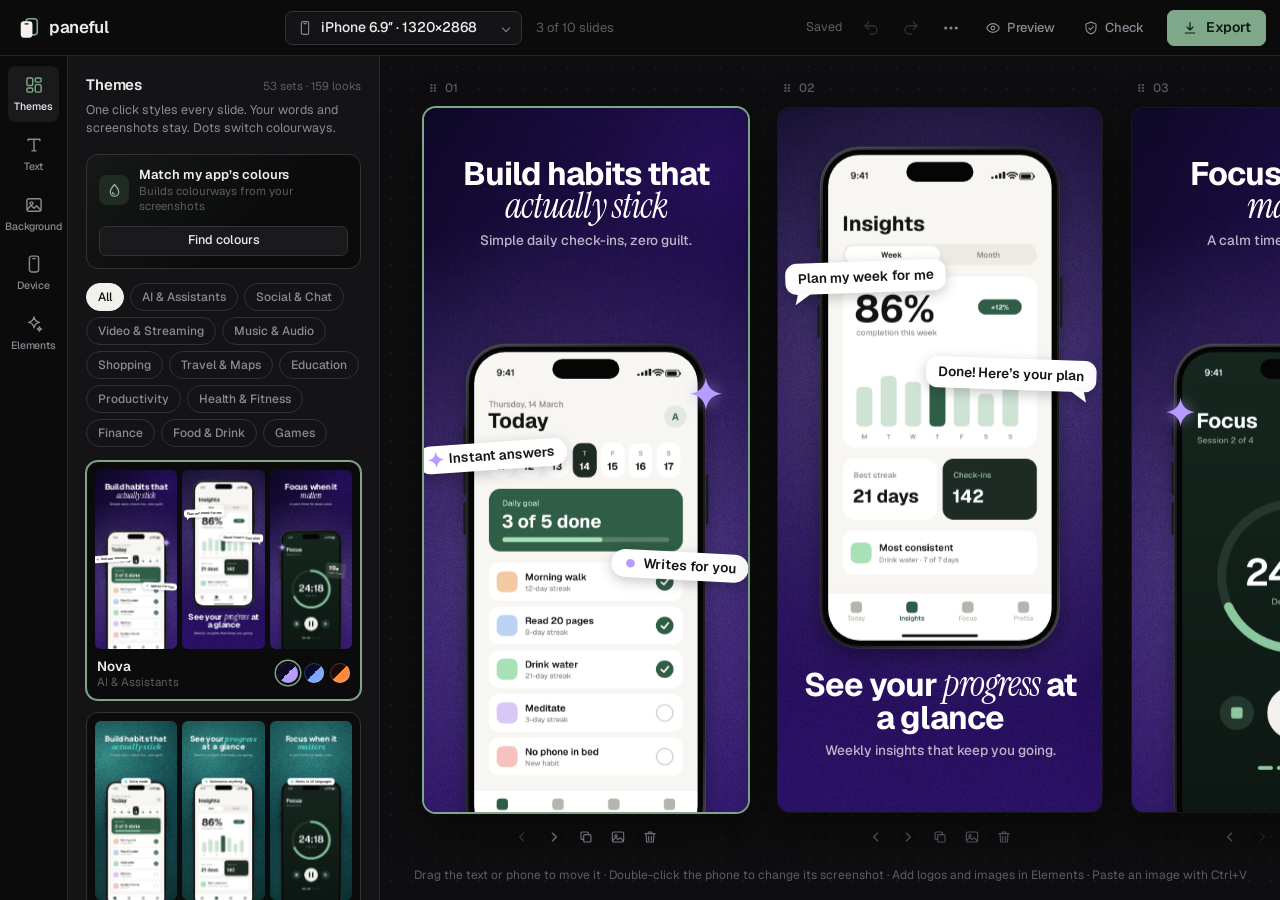
<file: app/index.html>
<!doctype html>
<html lang="en">
<head>
  <meta charset="utf-8">
  <meta name="viewport" content="width=device-width, initial-scale=1">
  <title>Screenshot Editor · Paneful — Free App Store &amp; Google Play Screenshot Maker</title>
  <meta name="description" content="Make App Store and Google Play screenshots in your browser. Device frames, 159 theme looks, store preview and every store size in one ZIP. Free, no signup.">
  <meta name="theme-color" content="#0B0B0C">
  <link rel="canonical" href="https://paneful.raiyanmemon.in/app/">
  <link rel="icon" href="../assets/img/favicon.svg" type="image/svg+xml">
  <link rel="apple-touch-icon" href="../assets/img/apple-touch-icon.png">
  <link rel="manifest" href="../site.webmanifest">
  <meta property="og:type" content="website">
  <meta property="og:site_name" content="Paneful">
  <meta property="og:url" content="https://paneful.raiyanmemon.in/app/">
  <meta property="og:title" content="Paneful Editor — make store screenshots in your browser">
  <meta property="og:description" content="Free, in-browser App Store and Google Play screenshot maker. No signup, nothing uploaded.">
  <meta property="og:image" content="https://paneful.raiyanmemon.in/assets/img/og.png">
  <meta property="og:image:width" content="1200">
  <meta property="og:image:height" content="630">
  <meta name="twitter:card" content="summary_large_image">
  <meta name="twitter:image" content="https://paneful.raiyanmemon.in/assets/img/og.png">
  <link rel="stylesheet" href="../assets/css/fonts.css">
  <link rel="stylesheet" href="../assets/css/base.css">
  <link rel="stylesheet" href="../assets/css/app.css">
  <script defer src="https://analytics.devscape.in/script.js" data-website-id="87142d9d-df0b-46f7-9641-34f5c16f7099"></script>
</head>
<body>
  <header class="top">
    <a class="logo" href="../" title="Paneful home">
      <svg viewBox="0 0 32 32" fill="none" aria-hidden="true"><rect x="11.5" y="2.5" width="16.5" height="23.5" rx="4.5" stroke="#7FA88A" stroke-width="2.2"/><rect x="4" y="6" width="17" height="24" rx="4.5" fill="#F2F1EE"/><rect x="9.5" y="9.2" width="6" height="1.8" rx=".9" fill="#0B0B0C"/></svg>
      paneful
    </a>
    <div class="top-mid">
      <label class="size-pick" title="Preview size">
        <span class="size-ic" id="sizeIc"></span>
        <select id="size" aria-label="Preview size"></select>
      </label>
      <span class="count" id="slideCount"></span>
    </div>
    <div class="top-right">
      <span class="save" id="saveState" aria-live="polite">Saved</span>
      <button class="icon-btn" id="undo" title="Undo (Ctrl+Z)" aria-label="Undo"></button>
      <button class="icon-btn" id="redo" title="Redo (Ctrl+Shift+Z)" aria-label="Redo"></button>
      <div class="menu-wrap">
        <button class="icon-btn" id="menuBtn" title="More" aria-label="More options" aria-haspopup="true"></button>
        <div class="menu" id="menu" role="menu">
          <button data-act="new" role="menuitem">New project</button>
          <button data-act="demo" role="menuitem">Load demo project</button>
          <div class="menu-sep"></div>
          <button data-act="saveFile" role="menuitem">Save project file…</button>
          <button data-act="openFile" role="menuitem">Open project file…</button>
          <div class="menu-sep"></div>
          <button data-act="keys" role="menuitem">Keyboard shortcuts</button>
        </div>
      </div>
      <button class="btn btn-ghost topbtn" id="previewBtn" title="See it in the App Store and Google Play"></button>
      <button class="btn btn-ghost topbtn" id="checkBtn" title="Pre-flight check"></button>
      <button class="btn btn-primary" id="exportBtn"></button>
    </div>
  </header>

  <div class="narrow-note" id="narrowNote">Paneful works best on a computer. You can still look around here.</div>

  <main class="main">
    <nav class="rail" id="rail" aria-label="Panels"></nav>
    <aside class="panel" id="panel" aria-live="off"></aside>
    <section class="stage" id="stage">
      <div class="strip" id="strip"></div>
      <div class="drop-hint" id="dropHint"><div>Drop screenshots to add slides</div></div>
      <p class="stage-tip">Drag the text or phone to move it · Double-click the phone to change its screenshot · Add logos and images in Elements · Paste an image with Ctrl+V</p>
    </section>
  </main>

  <!-- export -->
  <div class="modal" id="exportModal" role="dialog" aria-modal="true" aria-labelledby="exTitle">
    <div class="sheet">
      <div class="sheet-head">
        <h2 id="exTitle">Export screenshots</h2>
        <button class="icon-btn" data-close aria-label="Close"></button>
      </div>
      <div class="sheet-body" id="exBody"></div>
      <div class="sheet-foot">
        <div class="progress" id="exProgress"><div class="bar"><i id="exBar"></i></div><span id="exText"></span></div>
        <button class="btn" id="exOne">Current slide (PNG)</button>
        <button class="btn btn-primary" id="exGo">Download ZIP</button>
      </div>
    </div>
  </div>

  <!-- store preview -->
  <div class="modal" id="previewModal" role="dialog" aria-modal="true" aria-labelledby="pvTitle">
    <div class="sheet sheet-xl">
      <div class="sheet-head"><h2 id="pvTitle">Store preview</h2><button class="icon-btn" data-close aria-label="Close"></button></div>
      <div class="pv" id="pvBody"></div>
    </div>
  </div>

  <!-- pre-flight check -->
  <div class="modal" id="checkModal" role="dialog" aria-modal="true" aria-labelledby="ckTitle">
    <div class="sheet">
      <div class="sheet-head"><h2 id="ckTitle">Pre-flight check</h2><button class="icon-btn" data-close aria-label="Close"></button></div>
      <div class="sheet-body" id="ckBody"></div>
      <div class="sheet-foot"><button class="btn" id="ckRecheck">Check again</button><button class="btn btn-primary" id="ckFixAll">Fix all</button></div>
    </div>
  </div>

  <!-- confirm / info -->
  <div class="modal" id="dialog" role="dialog" aria-modal="true" aria-labelledby="dlgTitle">
    <div class="sheet sheet-sm">
      <div class="sheet-head"><h2 id="dlgTitle"></h2><button class="icon-btn" data-close aria-label="Close"></button></div>
      <div class="sheet-body" id="dlgBody"></div>
      <div class="sheet-foot"><button class="btn" id="dlgCancel">Cancel</button><button class="btn btn-primary" id="dlgOk">OK</button></div>
    </div>
  </div>

  <input type="file" id="fileInput" accept="image/png,image/jpeg,image/webp,image/gif,image/avif,image/svg+xml,.svg" multiple hidden>
  <input type="file" id="projInput" accept=".json,application/json" hidden>
  <div class="toast" id="toast" role="status"></div>

  <script src="../assets/lib/jszip.min.js"></script>
  <script src="../assets/js/engine.js"></script>
  <script src="../assets/js/themes.js"></script>
  <script src="../assets/js/demo.js"></script>
  <script src="../assets/js/extras.js"></script>
  <script src="../assets/js/app.js"></script>
</body>
</html>
</file>
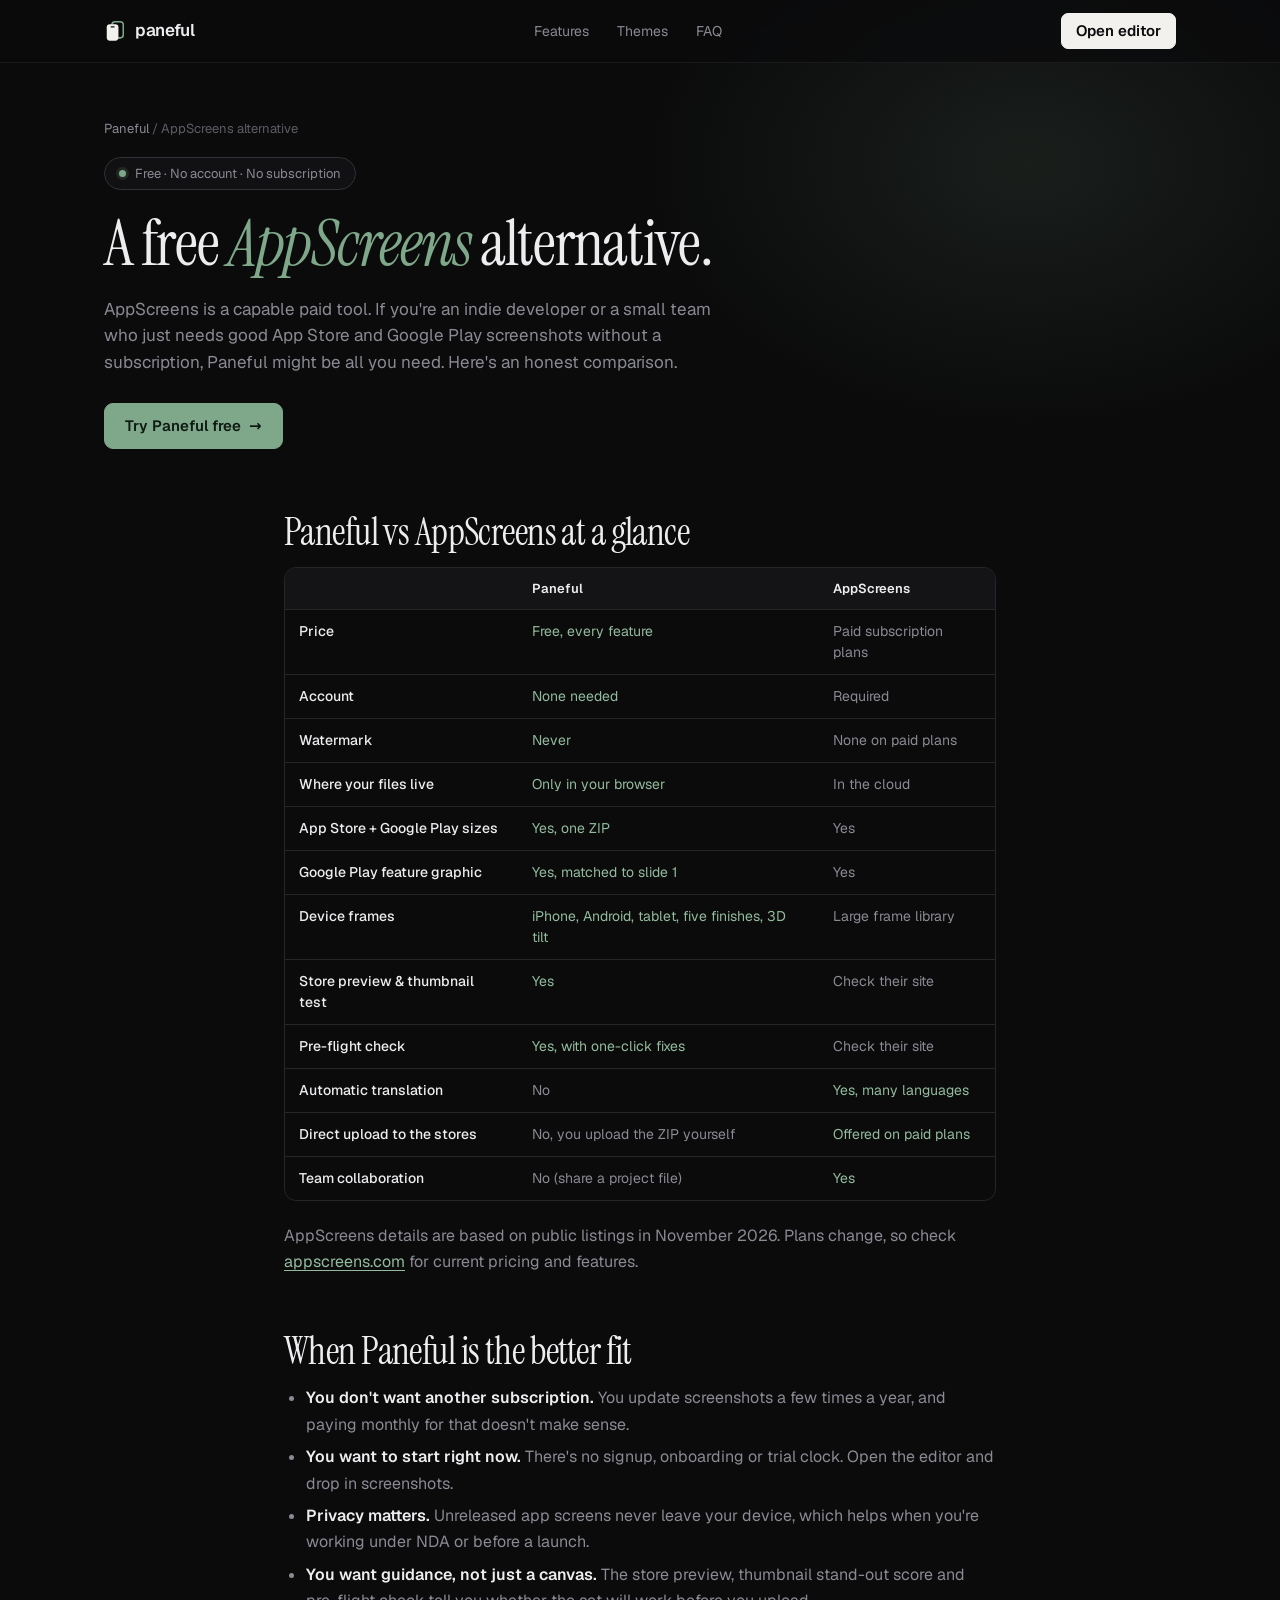
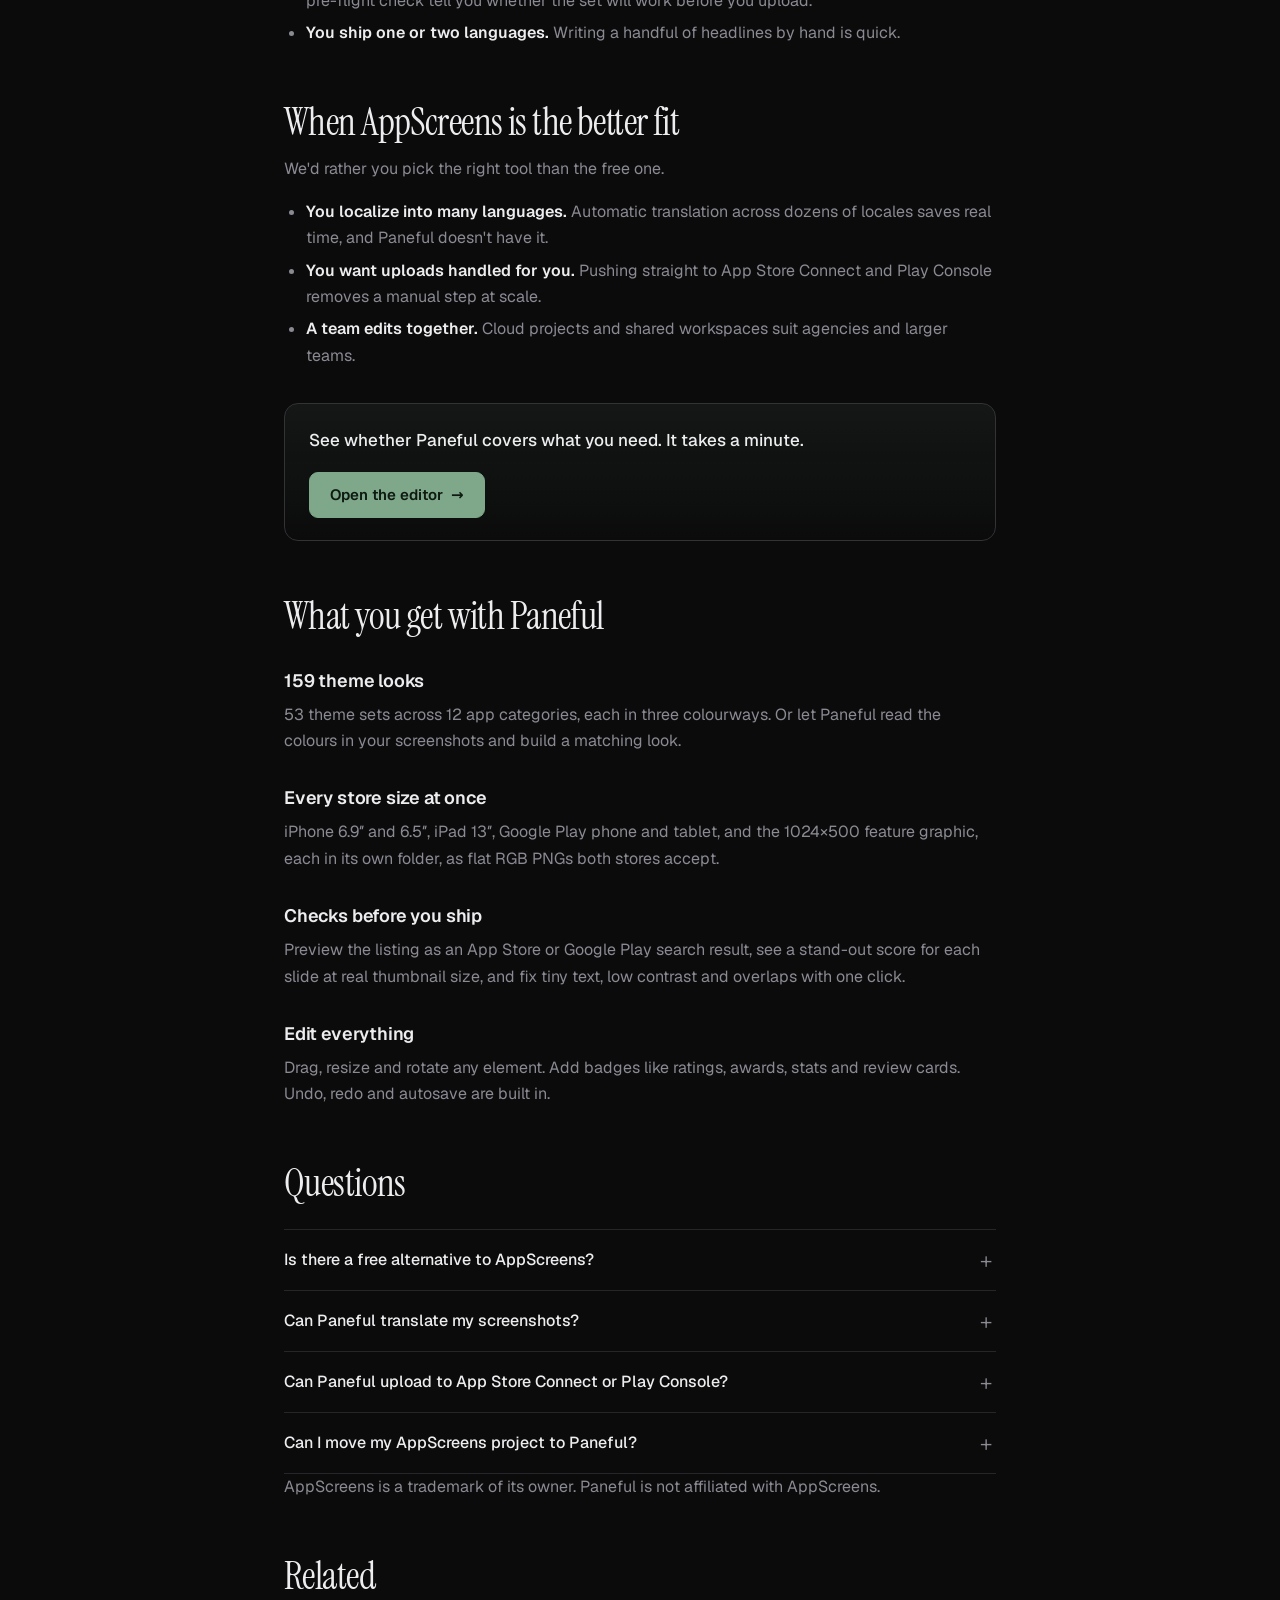
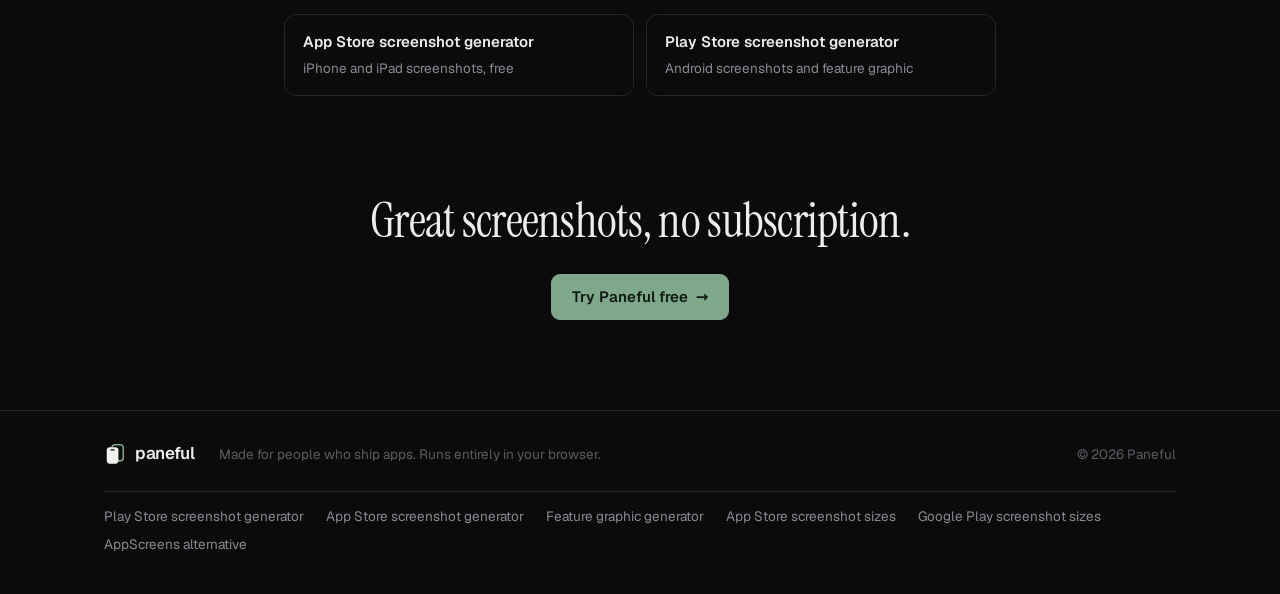
<file: appscreens-alternative/index.html>
<!doctype html>
<html lang="en">
<head>
  <meta charset="utf-8">
  <meta name="viewport" content="width=device-width, initial-scale=1">
  <title>Free AppScreens Alternative — No Watermark, No Signup | Paneful</title>
  <meta name="description" content="Looking for a free AppScreens alternative? Paneful makes App Store and Google Play screenshots in your browser with no account, no watermark and no subscription. An honest comparison.">
  <meta name="theme-color" content="#0B0B0C">
  <meta name="robots" content="index, follow, max-image-preview:large">
  <link rel="canonical" href="https://paneful.raiyanmemon.in/appscreens-alternative/">
  <link rel="icon" href="../assets/img/favicon.svg" type="image/svg+xml">
  <link rel="apple-touch-icon" href="../assets/img/apple-touch-icon.png">
  <link rel="manifest" href="../site.webmanifest">
  <meta property="og:type" content="article">
  <meta property="og:site_name" content="Paneful">
  <meta property="og:url" content="https://paneful.raiyanmemon.in/appscreens-alternative/">
  <meta property="og:title" content="Free AppScreens Alternative — Paneful">
  <meta property="og:description" content="App Store and Google Play screenshots with no account, no watermark and no subscription. An honest comparison.">
  <meta property="og:image" content="https://paneful.raiyanmemon.in/assets/img/og.png">
  <meta name="twitter:card" content="summary_large_image">
  <meta name="twitter:image" content="https://paneful.raiyanmemon.in/assets/img/og.png">
  <script type="application/ld+json">
  {
    "@context": "https://schema.org",
    "@graph": [
      {
        "@type": "BreadcrumbList",
        "itemListElement": [
          { "@type": "ListItem", "position": 1, "name": "Paneful", "item": "https://paneful.raiyanmemon.in/" },
          { "@type": "ListItem", "position": 2, "name": "AppScreens alternative", "item": "https://paneful.raiyanmemon.in/appscreens-alternative/" }
        ]
      },
      {
        "@type": "FAQPage",
        "mainEntity": [
          { "@type": "Question", "name": "Is there a free alternative to AppScreens?", "acceptedAnswer": { "@type": "Answer", "text": "Yes. Paneful is a free, browser-based App Store and Google Play screenshot maker with no account, no watermark and no export limit." } },
          { "@type": "Question", "name": "Can Paneful translate my screenshots?", "acceptedAnswer": { "@type": "Answer", "text": "Not automatically. You can duplicate a project and rewrite the headlines per language, but there is no built-in translation. If you ship in many languages, a tool with localization like AppScreens will save time." } },
          { "@type": "Question", "name": "Can Paneful upload to App Store Connect or Play Console?", "acceptedAnswer": { "@type": "Answer", "text": "No. Paneful gives you a ZIP with a folder per size, and you upload the files yourself." } },
          { "@type": "Question", "name": "Can I move my AppScreens project to Paneful?", "acceptedAnswer": { "@type": "Answer", "text": "There is no importer. Bring your raw app screenshots and headlines, pick a theme, and you can usually rebuild a set in a few minutes." } }
        ]
      }
    ]
  }
  </script>
  <link rel="stylesheet" href="../assets/css/fonts.css">
  <link rel="stylesheet" href="../assets/css/base.css">
  <link rel="stylesheet" href="../assets/css/landing.css">
  <script defer src="https://analytics.devscape.in/script.js" data-website-id="87142d9d-df0b-46f7-9641-34f5c16f7099"></script>
</head>
<body>
  <header class="nav">
    <div class="wrap nav-in">
      <a class="logo" href="../">
        <svg viewBox="0 0 32 32" fill="none" aria-hidden="true"><rect x="11.5" y="2.5" width="16.5" height="23.5" rx="4.5" stroke="#7FA88A" stroke-width="2.2"/><rect x="4" y="6" width="17" height="24" rx="4.5" fill="#F2F1EE"/><rect x="9.5" y="9.2" width="6" height="1.8" rx=".9" fill="#0B0B0C"/></svg>
        paneful
      </a>
      <nav class="links">
        <a href="../#features">Features</a>
        <a href="../#themes">Themes</a>
        <a href="../#faq">FAQ</a>
      </nav>
      <a class="btn btn-paper" href="../app/">Open editor</a>
    </div>
  </header>

  <main>
    <section class="page-hero">
      <div class="wrap">
        <p class="crumbs"><a href="../">Paneful</a> / AppScreens alternative</p>
        <p class="pill"><i></i> Free · No account · No subscription</p>
        <h1>A free <em>AppScreens</em> alternative.</h1>
        <p class="lede">AppScreens is a capable paid tool. If you're an indie developer or a small team who just needs good App Store and Google Play screenshots without a subscription, Paneful might be all you need. Here's an honest comparison.</p>
        <div class="cta">
          <a class="btn btn-primary btn-lg" href="../app/">Try Paneful free <span aria-hidden="true">→</span></a>
        </div>
      </div>
    </section>

    <article class="prose">
      <div class="wrap narrow">
        <h2>Paneful vs AppScreens at a glance</h2>
        <div class="table-wrap">
          <table class="spec">
            <thead><tr><th></th><th>Paneful</th><th>AppScreens</th></tr></thead>
            <tbody>
              <tr><td>Price</td><td class="yes">Free, every feature</td><td>Paid subscription plans</td></tr>
              <tr><td>Account</td><td class="yes">None needed</td><td>Required</td></tr>
              <tr><td>Watermark</td><td class="yes">Never</td><td>None on paid plans</td></tr>
              <tr><td>Where your files live</td><td class="yes">Only in your browser</td><td>In the cloud</td></tr>
              <tr><td>App Store + Google Play sizes</td><td class="yes">Yes, one ZIP</td><td>Yes</td></tr>
              <tr><td>Google Play feature graphic</td><td class="yes">Yes, matched to slide 1</td><td>Yes</td></tr>
              <tr><td>Device frames</td><td class="yes">iPhone, Android, tablet, five finishes, 3D tilt</td><td>Large frame library</td></tr>
              <tr><td>Store preview &amp; thumbnail test</td><td class="yes">Yes</td><td>Check their site</td></tr>
              <tr><td>Pre-flight check</td><td class="yes">Yes, with one-click fixes</td><td>Check their site</td></tr>
              <tr><td>Automatic translation</td><td>No</td><td class="yes">Yes, many languages</td></tr>
              <tr><td>Direct upload to the stores</td><td>No, you upload the ZIP yourself</td><td class="yes">Offered on paid plans</td></tr>
              <tr><td>Team collaboration</td><td>No (share a project file)</td><td class="yes">Yes</td></tr>
            </tbody>
          </table>
        </div>
        <p class="updated">AppScreens details are based on public listings in November 2026. Plans change, so check <a href="https://appscreens.com" rel="nofollow noopener">appscreens.com</a> for current pricing and features.</p>

        <h2>When Paneful is the better fit</h2>
        <ul>
          <li><strong>You don't want another subscription.</strong> You update screenshots a few times a year, and paying monthly for that doesn't make sense.</li>
          <li><strong>You want to start right now.</strong> There's no signup, onboarding or trial clock. Open the editor and drop in screenshots.</li>
          <li><strong>Privacy matters.</strong> Unreleased app screens never leave your device, which helps when you're working under NDA or before a launch.</li>
          <li><strong>You want guidance, not just a canvas.</strong> The store preview, thumbnail stand-out score and pre-flight check tell you whether the set will work before you upload.</li>
          <li><strong>You ship one or two languages.</strong> Writing a handful of headlines by hand is quick.</li>
        </ul>

        <h2>When AppScreens is the better fit</h2>
        <p>We'd rather you pick the right tool than the free one.</p>
        <ul>
          <li><strong>You localize into many languages.</strong> Automatic translation across dozens of locales saves real time, and Paneful doesn't have it.</li>
          <li><strong>You want uploads handled for you.</strong> Pushing straight to App Store Connect and Play Console removes a manual step at scale.</li>
          <li><strong>A team edits together.</strong> Cloud projects and shared workspaces suit agencies and larger teams.</li>
        </ul>

        <div class="inline-cta">
          <p>See whether Paneful covers what you need. It takes a minute.</p>
          <a class="btn btn-primary btn-lg" href="../app/">Open the editor <span aria-hidden="true">→</span></a>
        </div>

        <h2>What you get with Paneful</h2>
        <h3>159 theme looks</h3>
        <p>53 theme sets across 12 app categories, each in three colourways. Or let Paneful read the colours in your screenshots and build a matching look.</p>
        <h3>Every store size at once</h3>
        <p>iPhone 6.9″ and 6.5″, iPad 13″, Google Play phone and tablet, and the 1024×500 feature graphic, each in its own folder, as flat RGB PNGs both stores accept.</p>
        <h3>Checks before you ship</h3>
        <p>Preview the listing as an App Store or Google Play search result, see a stand-out score for each slide at real thumbnail size, and fix tiny text, low contrast and overlaps with one click.</p>
        <h3>Edit everything</h3>
        <p>Drag, resize and rotate any element. Add badges like ratings, awards, stats and review cards. Undo, redo and autosave are built in.</p>

        <h2>Questions</h2>
        <details><summary>Is there a free alternative to AppScreens?</summary><p>Yes. Paneful is a free, browser-based App Store and Google Play screenshot maker with no account, no watermark and no export limit.</p></details>
        <details><summary>Can Paneful translate my screenshots?</summary><p>Not automatically. You can duplicate a project and rewrite the headlines per language, but there is no built-in translation. If you ship in many languages, a tool with localization like AppScreens will save time.</p></details>
        <details><summary>Can Paneful upload to App Store Connect or Play Console?</summary><p>No. Paneful gives you a ZIP with a folder per size, and you upload the files yourself.</p></details>
        <details><summary>Can I move my AppScreens project to Paneful?</summary><p>There is no importer. Bring your raw app screenshots and headlines, pick a theme, and you can usually rebuild a set in a few minutes.</p></details>

        <p class="updated">AppScreens is a trademark of its owner. Paneful is not affiliated with AppScreens.</p>

        <h2>Related</h2>
        <div class="related">
          <a href="../app-store-screenshot-generator/"><b>App Store screenshot generator</b><span>iPhone and iPad screenshots, free</span></a>
          <a href="../play-store-screenshot-generator/"><b>Play Store screenshot generator</b><span>Android screenshots and feature graphic</span></a>
        </div>
      </div>
    </article>

    <section class="final">
      <div class="wrap">
        <h2>Great screenshots, no subscription.</h2>
        <a class="btn btn-primary btn-lg" href="../app/">Try Paneful free <span aria-hidden="true">→</span></a>
      </div>
    </section>
  </main>

  <footer class="foot">
    <div class="wrap foot-in">
      <a class="logo" href="../">
        <svg viewBox="0 0 32 32" fill="none" aria-hidden="true"><rect x="11.5" y="2.5" width="16.5" height="23.5" rx="4.5" stroke="#7FA88A" stroke-width="2.2"/><rect x="4" y="6" width="17" height="24" rx="4.5" fill="#F2F1EE"/><rect x="9.5" y="9.2" width="6" height="1.8" rx=".9" fill="#0B0B0C"/></svg>
        paneful
      </a>
      <p>Made for people who ship apps. Runs entirely in your browser.</p>
      <p class="copy">© 2026 Paneful</p>
      <nav class="foot-links" aria-label="Tools and guides">
        <a href="../play-store-screenshot-generator/">Play Store screenshot generator</a>
        <a href="../app-store-screenshot-generator/">App Store screenshot generator</a>
        <a href="../feature-graphic-generator/">Feature graphic generator</a>
        <a href="../app-store-screenshot-sizes/">App Store screenshot sizes</a>
        <a href="../google-play-screenshot-sizes/">Google Play screenshot sizes</a>
        <a href="../appscreens-alternative/">AppScreens alternative</a>
      </nav>
    </div>
  </footer>
</body>
</html>
</file>
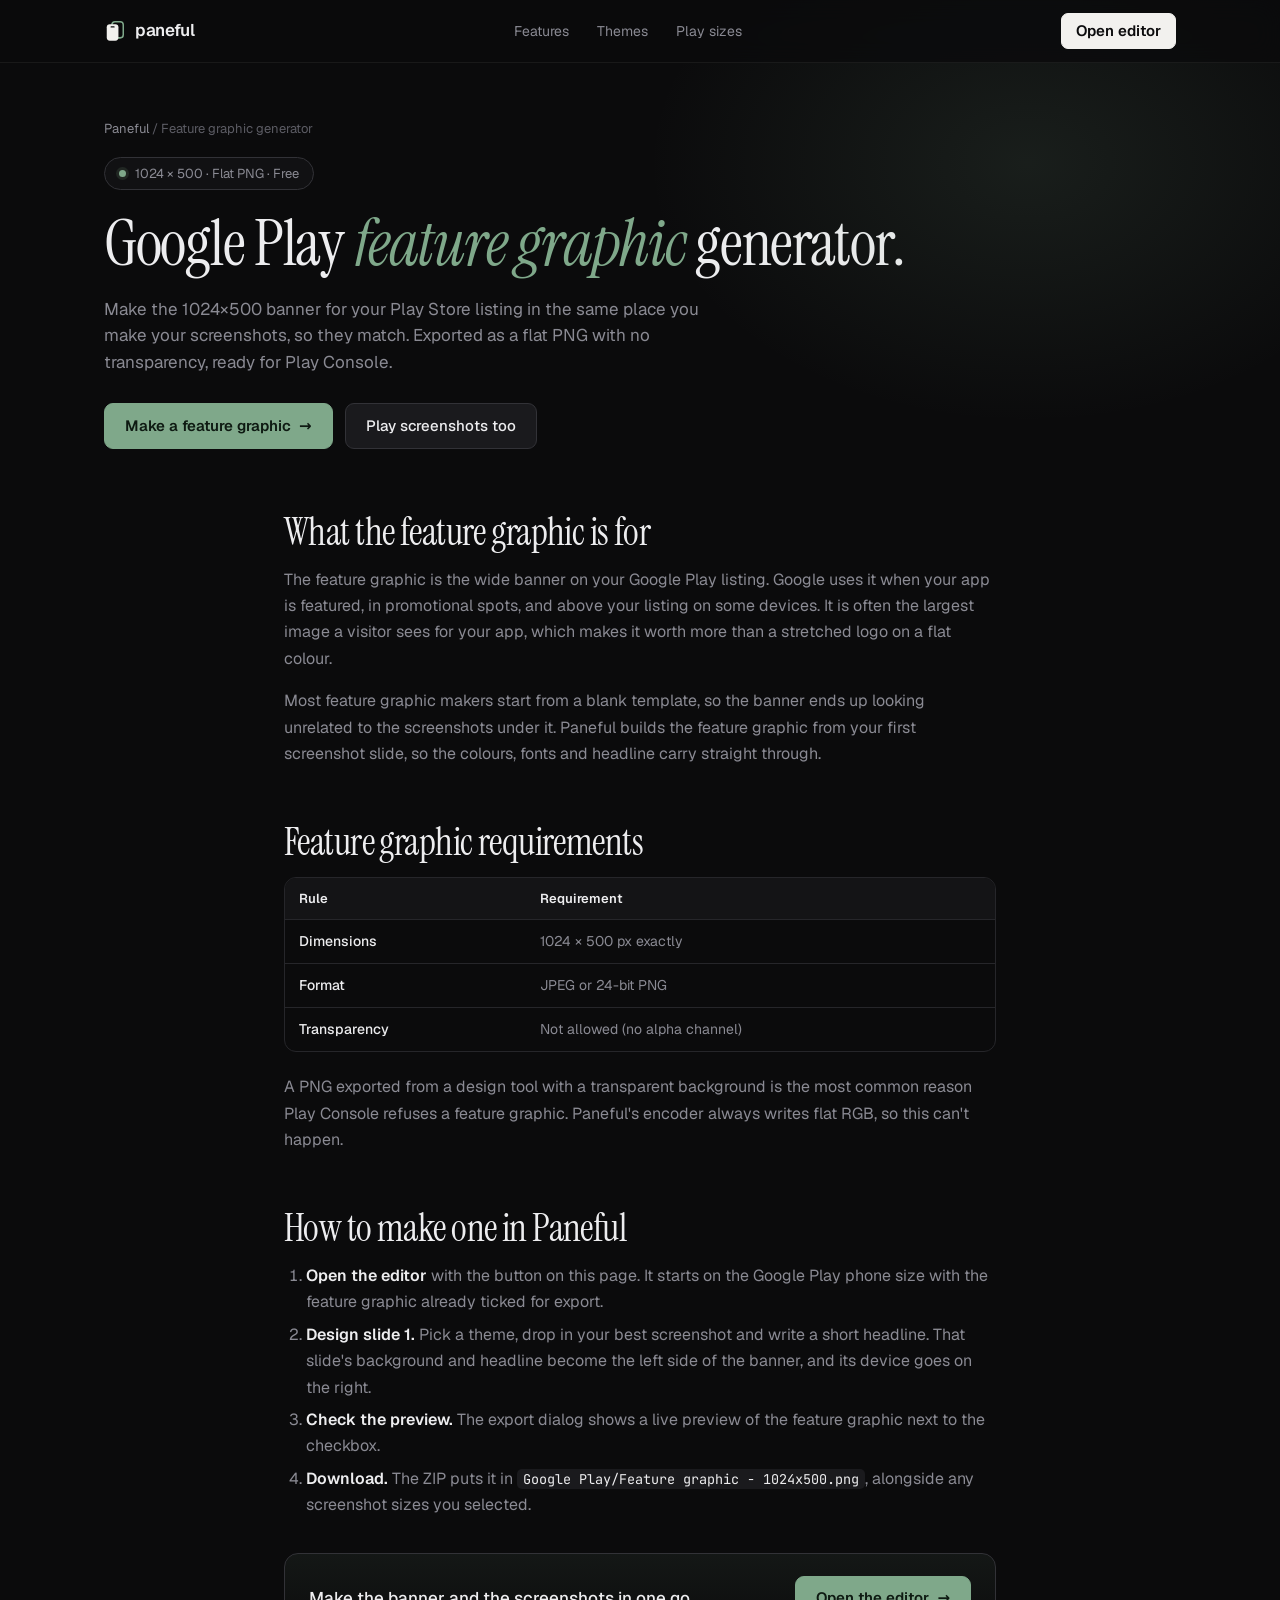
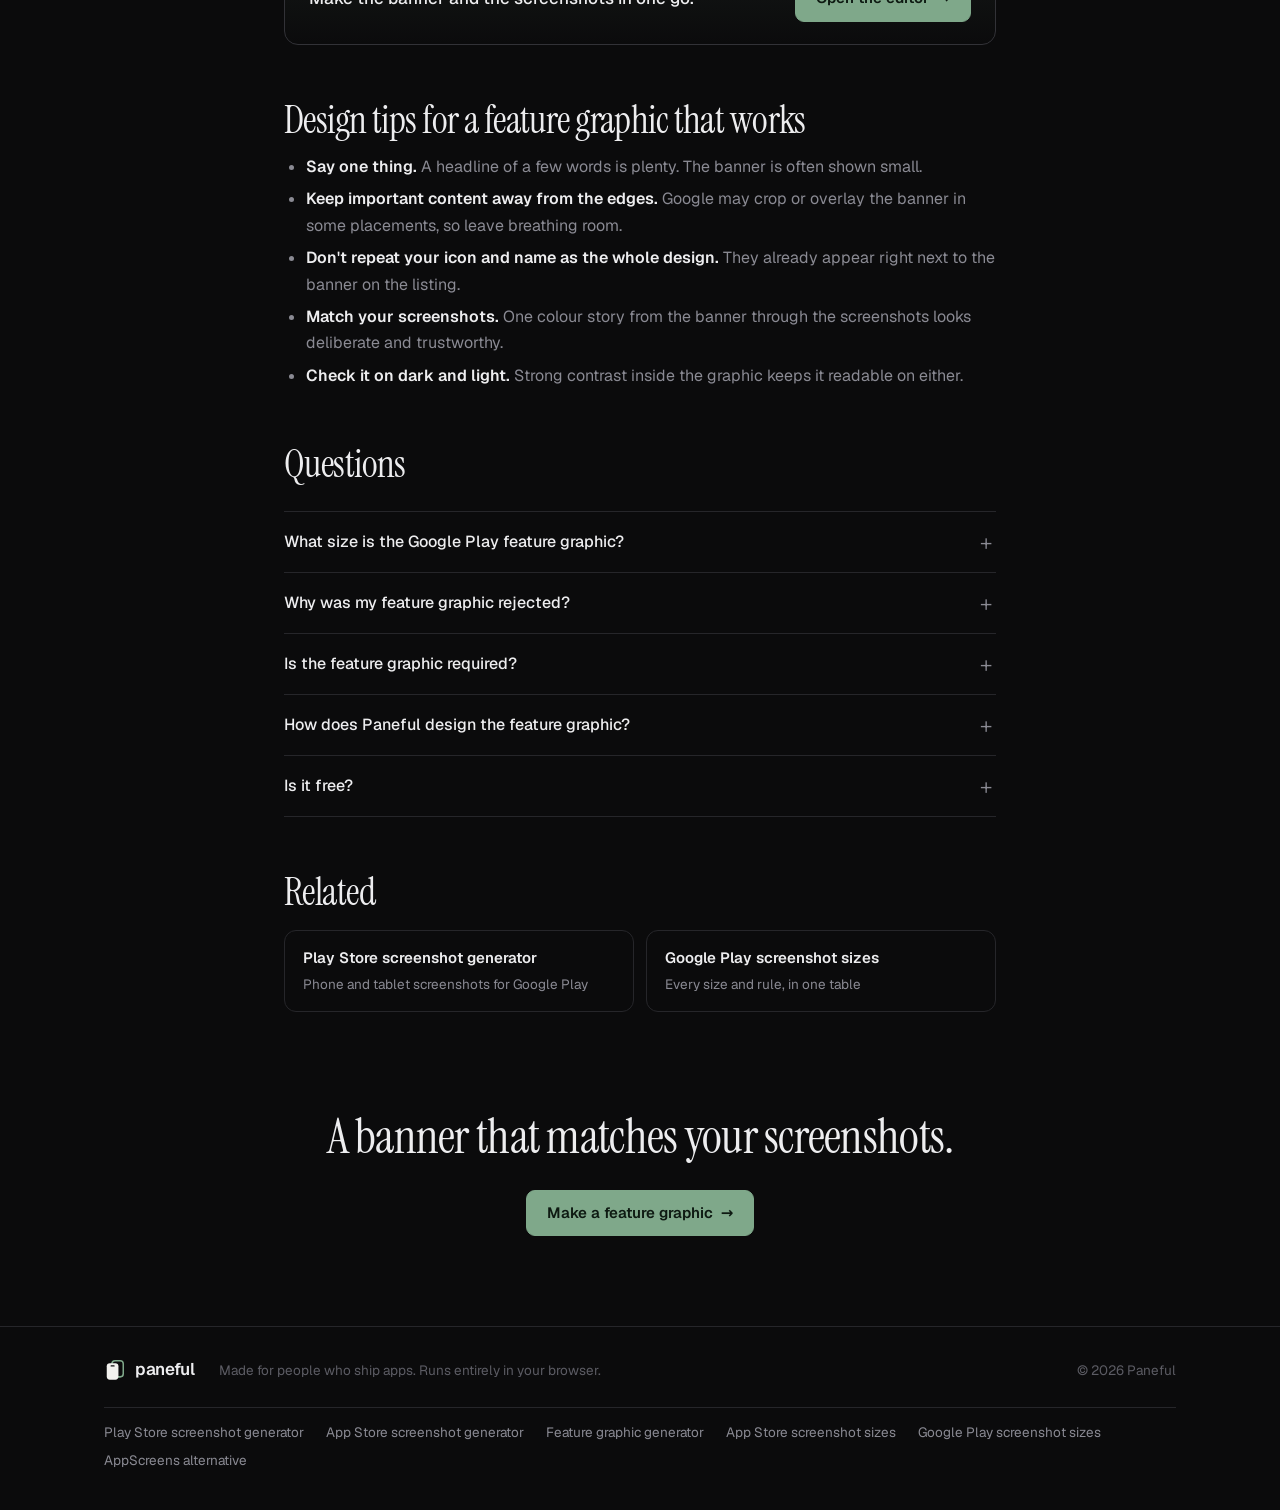
<file: feature-graphic-generator/index.html>
<!doctype html>
<html lang="en">
<head>
  <meta charset="utf-8">
  <meta name="viewport" content="width=device-width, initial-scale=1">
  <title>Free Google Play Feature Graphic Generator (1024×500) — No Watermark | Paneful</title>
  <meta name="description" content="Make a 1024×500 Google Play feature graphic for free in your browser, matched to your screenshots. Flat PNG with no alpha, so Play Console accepts it. No watermark, no signup.">
  <meta name="theme-color" content="#0B0B0C">
  <meta name="robots" content="index, follow, max-image-preview:large">
  <link rel="canonical" href="https://paneful.raiyanmemon.in/feature-graphic-generator/">
  <link rel="icon" href="../assets/img/favicon.svg" type="image/svg+xml">
  <link rel="apple-touch-icon" href="../assets/img/apple-touch-icon.png">
  <link rel="manifest" href="../site.webmanifest">
  <meta property="og:type" content="website">
  <meta property="og:site_name" content="Paneful">
  <meta property="og:url" content="https://paneful.raiyanmemon.in/feature-graphic-generator/">
  <meta property="og:title" content="Free Google Play Feature Graphic Generator (1024×500) — Paneful">
  <meta property="og:description" content="A 1024×500 Play Store feature graphic that matches your screenshots. Free, no watermark, nothing uploaded.">
  <meta property="og:image" content="https://paneful.raiyanmemon.in/assets/img/og.png">
  <meta name="twitter:card" content="summary_large_image">
  <meta name="twitter:image" content="https://paneful.raiyanmemon.in/assets/img/og.png">
  <script type="application/ld+json">
  {
    "@context": "https://schema.org",
    "@graph": [
      {
        "@type": "BreadcrumbList",
        "itemListElement": [
          { "@type": "ListItem", "position": 1, "name": "Paneful", "item": "https://paneful.raiyanmemon.in/" },
          { "@type": "ListItem", "position": 2, "name": "Feature graphic generator", "item": "https://paneful.raiyanmemon.in/feature-graphic-generator/" }
        ]
      },
      {
        "@type": "FAQPage",
        "mainEntity": [
          { "@type": "Question", "name": "What size is the Google Play feature graphic?", "acceptedAnswer": { "@type": "Answer", "text": "1024 px wide by 500 px tall, as a JPEG or 24-bit PNG with no alpha channel." } },
          { "@type": "Question", "name": "Why was my feature graphic rejected?", "acceptedAnswer": { "@type": "Answer", "text": "The most common reasons are the wrong dimensions or a PNG with transparency. Paneful exports exactly 1024×500 as a flat PNG with no alpha." } },
          { "@type": "Question", "name": "Is the feature graphic required?", "acceptedAnswer": { "@type": "Answer", "text": "Google lists it among the graphic assets for your store listing, and it is used when your app is featured and above your listing on some devices. It is worth making one even if you are not sure you will be featured." } },
          { "@type": "Question", "name": "How does Paneful design the feature graphic?", "acceptedAnswer": { "@type": "Answer", "text": "It uses your first slide's background and headline on the left and its device on the right, so the banner matches the rest of your screenshots. Edit slide 1 and the feature graphic updates with it." } },
          { "@type": "Question", "name": "Is it free?", "acceptedAnswer": { "@type": "Answer", "text": "Yes, with no watermark, no signup and no limit on exports." } }
        ]
      }
    ]
  }
  </script>
  <link rel="stylesheet" href="../assets/css/fonts.css">
  <link rel="stylesheet" href="../assets/css/base.css">
  <link rel="stylesheet" href="../assets/css/landing.css">
  <script defer src="https://analytics.devscape.in/script.js" data-website-id="87142d9d-df0b-46f7-9641-34f5c16f7099"></script>
</head>
<body>
  <header class="nav">
    <div class="wrap nav-in">
      <a class="logo" href="../">
        <svg viewBox="0 0 32 32" fill="none" aria-hidden="true"><rect x="11.5" y="2.5" width="16.5" height="23.5" rx="4.5" stroke="#7FA88A" stroke-width="2.2"/><rect x="4" y="6" width="17" height="24" rx="4.5" fill="#F2F1EE"/><rect x="9.5" y="9.2" width="6" height="1.8" rx=".9" fill="#0B0B0C"/></svg>
        paneful
      </a>
      <nav class="links">
        <a href="../#features">Features</a>
        <a href="../#themes">Themes</a>
        <a href="../google-play-screenshot-sizes/">Play sizes</a>
      </nav>
      <a class="btn btn-paper" href="../app/?size=gpPhone&amp;export=feature">Open editor</a>
    </div>
  </header>

  <main>
    <section class="page-hero">
      <div class="wrap">
        <p class="crumbs"><a href="../">Paneful</a> / Feature graphic generator</p>
        <p class="pill"><i></i> 1024 × 500 · Flat PNG · Free</p>
        <h1>Google Play <em>feature graphic</em> generator.</h1>
        <p class="lede">Make the 1024×500 banner for your Play Store listing in the same place you make your screenshots, so they match. Exported as a flat PNG with no transparency, ready for Play Console.</p>
        <div class="cta">
          <a class="btn btn-primary btn-lg" href="../app/?size=gpPhone&amp;export=feature">Make a feature graphic <span aria-hidden="true">→</span></a>
          <a class="btn btn-lg" href="../play-store-screenshot-generator/">Play screenshots too</a>
        </div>
      </div>
    </section>

    <article class="prose">
      <div class="wrap narrow">
        <h2>What the feature graphic is for</h2>
        <p>The feature graphic is the wide banner on your Google Play listing. Google uses it when your app is featured, in promotional spots, and above your listing on some devices. It is often the largest image a visitor sees for your app, which makes it worth more than a stretched logo on a flat colour.</p>
        <p>Most feature graphic makers start from a blank template, so the banner ends up looking unrelated to the screenshots under it. Paneful builds the feature graphic from your first screenshot slide, so the colours, fonts and headline carry straight through.</p>

        <h2>Feature graphic requirements</h2>
        <div class="table-wrap">
          <table class="spec">
            <thead><tr><th>Rule</th><th>Requirement</th></tr></thead>
            <tbody>
              <tr><td>Dimensions</td><td>1024 × 500 px exactly</td></tr>
              <tr><td>Format</td><td>JPEG or 24-bit PNG</td></tr>
              <tr><td>Transparency</td><td>Not allowed (no alpha channel)</td></tr>
            </tbody>
          </table>
        </div>
        <p>A PNG exported from a design tool with a transparent background is the most common reason Play Console refuses a feature graphic. Paneful's encoder always writes flat RGB, so this can't happen.</p>

        <h2>How to make one in Paneful</h2>
        <ol>
          <li><strong>Open the editor</strong> with the button on this page. It starts on the Google Play phone size with the feature graphic already ticked for export.</li>
          <li><strong>Design slide 1.</strong> Pick a theme, drop in your best screenshot and write a short headline. That slide's background and headline become the left side of the banner, and its device goes on the right.</li>
          <li><strong>Check the preview.</strong> The export dialog shows a live preview of the feature graphic next to the checkbox.</li>
          <li><strong>Download.</strong> The ZIP puts it in <code>Google Play/Feature graphic - 1024x500.png</code>, alongside any screenshot sizes you selected.</li>
        </ol>

        <div class="inline-cta">
          <p>Make the banner and the screenshots in one go.</p>
          <a class="btn btn-primary btn-lg" href="../app/?size=gpPhone&amp;export=feature">Open the editor <span aria-hidden="true">→</span></a>
        </div>

        <h2>Design tips for a feature graphic that works</h2>
        <ul>
          <li><strong>Say one thing.</strong> A headline of a few words is plenty. The banner is often shown small.</li>
          <li><strong>Keep important content away from the edges.</strong> Google may crop or overlay the banner in some placements, so leave breathing room.</li>
          <li><strong>Don't repeat your icon and name as the whole design.</strong> They already appear right next to the banner on the listing.</li>
          <li><strong>Match your screenshots.</strong> One colour story from the banner through the screenshots looks deliberate and trustworthy.</li>
          <li><strong>Check it on dark and light.</strong> Strong contrast inside the graphic keeps it readable on either.</li>
        </ul>

        <h2>Questions</h2>
        <details><summary>What size is the Google Play feature graphic?</summary><p>1024 px wide by 500 px tall, as a JPEG or 24-bit PNG with no alpha channel.</p></details>
        <details><summary>Why was my feature graphic rejected?</summary><p>The most common reasons are the wrong dimensions or a PNG with transparency. Paneful exports exactly 1024×500 as a flat PNG with no alpha.</p></details>
        <details><summary>Is the feature graphic required?</summary><p>Google lists it among the graphic assets for your store listing, and it is used when your app is featured and above your listing on some devices. It is worth making one even if you are not sure you will be featured.</p></details>
        <details><summary>How does Paneful design the feature graphic?</summary><p>It uses your first slide's background and headline on the left and its device on the right, so the banner matches the rest of your screenshots. Edit slide 1 and the feature graphic updates with it.</p></details>
        <details><summary>Is it free?</summary><p>Yes, with no watermark, no signup and no limit on exports.</p></details>

        <h2>Related</h2>
        <div class="related">
          <a href="../play-store-screenshot-generator/"><b>Play Store screenshot generator</b><span>Phone and tablet screenshots for Google Play</span></a>
          <a href="../google-play-screenshot-sizes/"><b>Google Play screenshot sizes</b><span>Every size and rule, in one table</span></a>
        </div>
      </div>
    </article>

    <section class="final">
      <div class="wrap">
        <h2>A banner that matches your screenshots.</h2>
        <a class="btn btn-primary btn-lg" href="../app/?size=gpPhone&amp;export=feature">Make a feature graphic <span aria-hidden="true">→</span></a>
      </div>
    </section>
  </main>

  <footer class="foot">
    <div class="wrap foot-in">
      <a class="logo" href="../">
        <svg viewBox="0 0 32 32" fill="none" aria-hidden="true"><rect x="11.5" y="2.5" width="16.5" height="23.5" rx="4.5" stroke="#7FA88A" stroke-width="2.2"/><rect x="4" y="6" width="17" height="24" rx="4.5" fill="#F2F1EE"/><rect x="9.5" y="9.2" width="6" height="1.8" rx=".9" fill="#0B0B0C"/></svg>
        paneful
      </a>
      <p>Made for people who ship apps. Runs entirely in your browser.</p>
      <p class="copy">© 2026 Paneful</p>
      <nav class="foot-links" aria-label="Tools and guides">
        <a href="../play-store-screenshot-generator/">Play Store screenshot generator</a>
        <a href="../app-store-screenshot-generator/">App Store screenshot generator</a>
        <a href="../feature-graphic-generator/">Feature graphic generator</a>
        <a href="../app-store-screenshot-sizes/">App Store screenshot sizes</a>
        <a href="../google-play-screenshot-sizes/">Google Play screenshot sizes</a>
        <a href="../appscreens-alternative/">AppScreens alternative</a>
      </nav>
    </div>
  </footer>
</body>
</html>
</file>
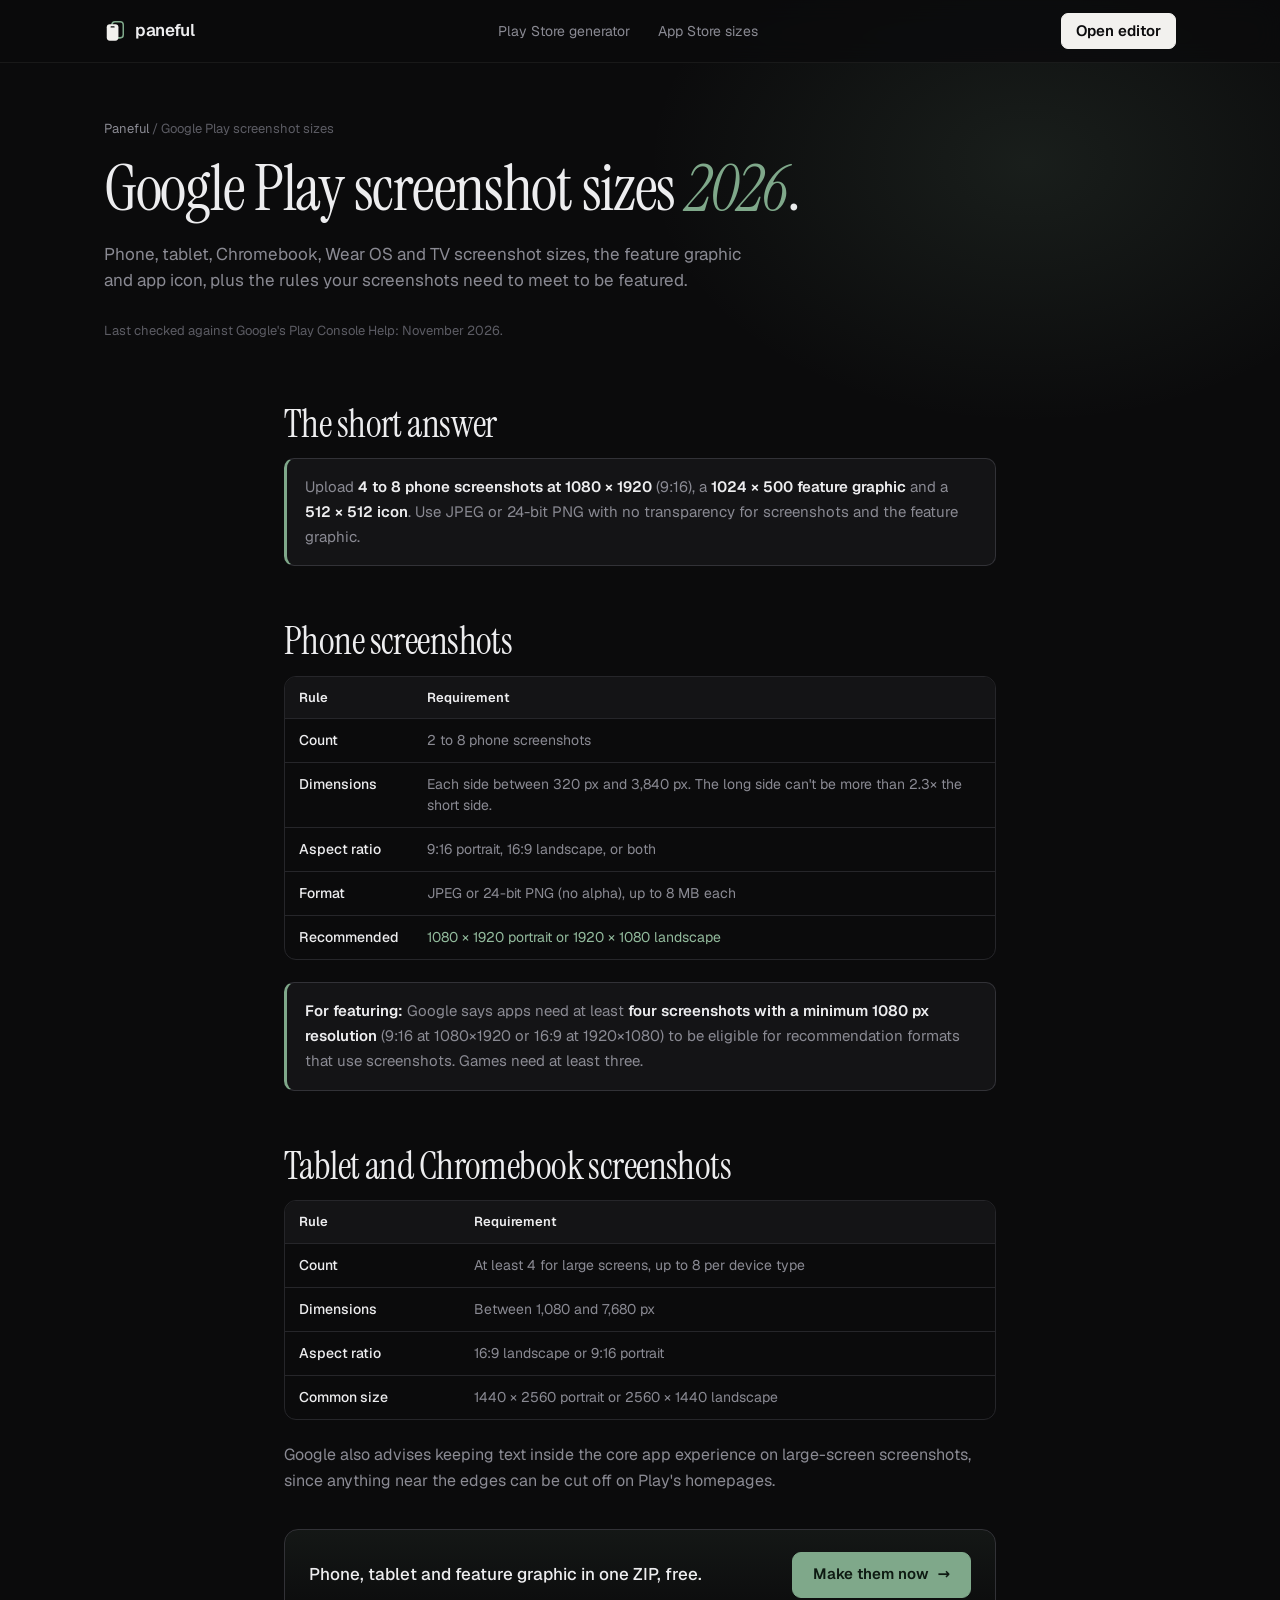
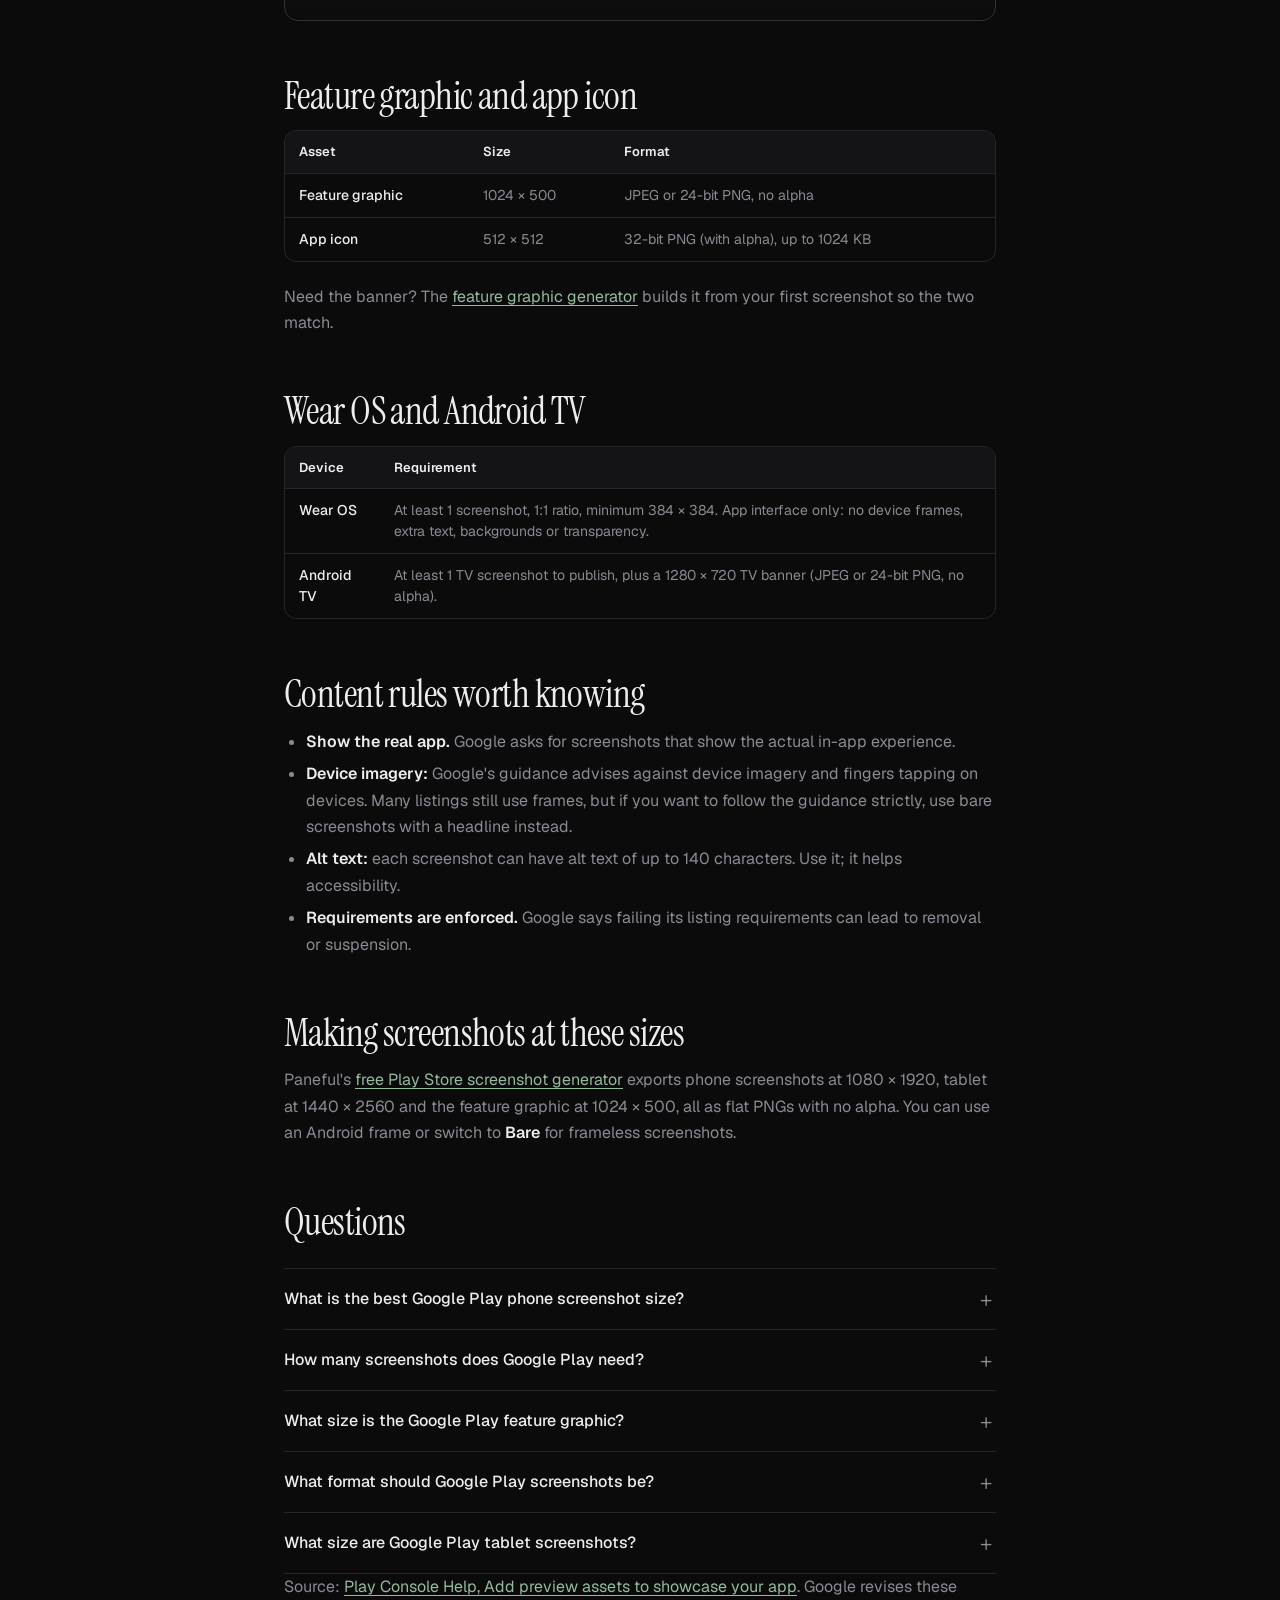
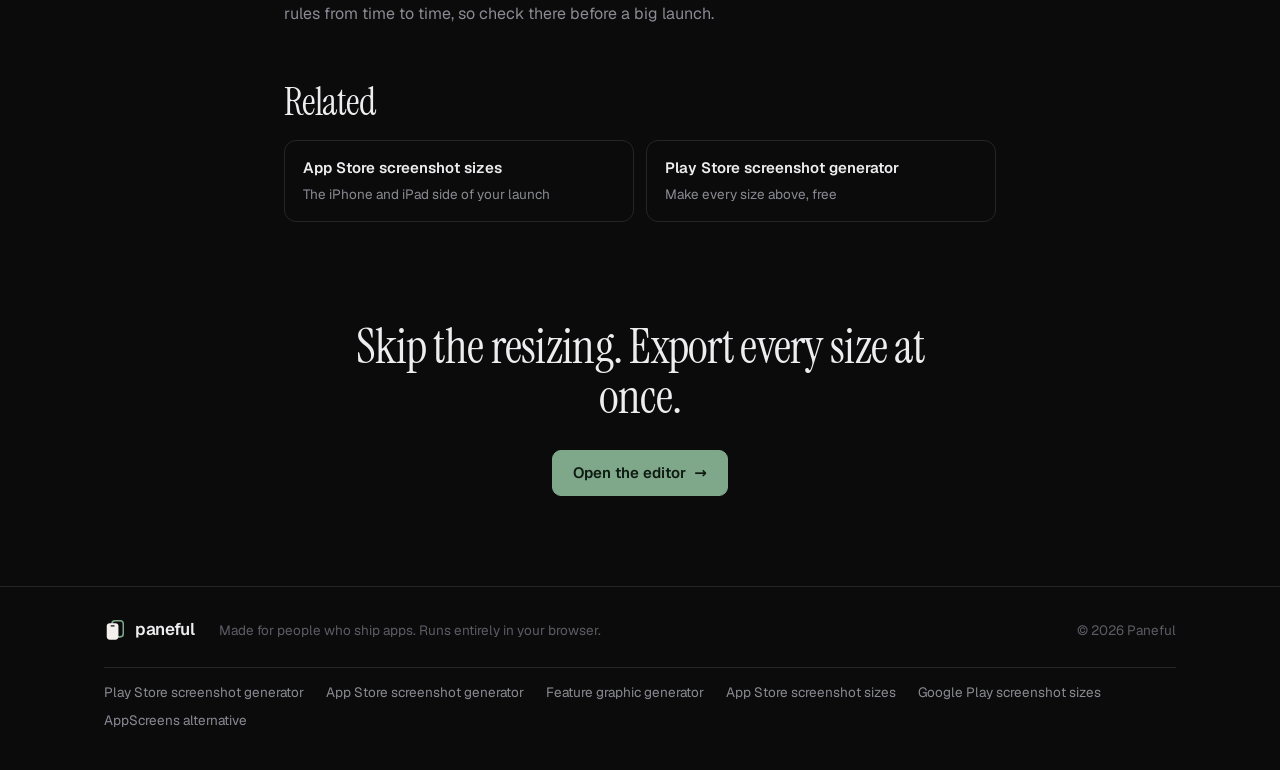
<file: google-play-screenshot-sizes/index.html>
<!doctype html>
<html lang="en">
<head>
  <meta charset="utf-8">
  <meta name="viewport" content="width=device-width, initial-scale=1">
  <title>Google Play Screenshot Sizes 2026 — Phone, Tablet &amp; Feature Graphic | Paneful</title>
  <meta name="description" content="Google Play screenshot sizes for 2026: phone (1080×1920 recommended), tablet, Chromebook, Wear OS, TV and the 1024×500 feature graphic. Formats, limits and the rules for featuring.">
  <meta name="theme-color" content="#0B0B0C">
  <meta name="robots" content="index, follow, max-image-preview:large">
  <link rel="canonical" href="https://paneful.raiyanmemon.in/google-play-screenshot-sizes/">
  <link rel="icon" href="../assets/img/favicon.svg" type="image/svg+xml">
  <link rel="apple-touch-icon" href="../assets/img/apple-touch-icon.png">
  <link rel="manifest" href="../site.webmanifest">
  <meta property="og:type" content="article">
  <meta property="og:site_name" content="Paneful">
  <meta property="og:url" content="https://paneful.raiyanmemon.in/google-play-screenshot-sizes/">
  <meta property="og:title" content="Google Play Screenshot Sizes 2026 — Phone, Tablet &amp; Feature Graphic">
  <meta property="og:description" content="Every Google Play graphic asset size and rule, in one place.">
  <meta property="og:image" content="https://paneful.raiyanmemon.in/assets/img/og.png">
  <meta name="twitter:card" content="summary_large_image">
  <meta name="twitter:image" content="https://paneful.raiyanmemon.in/assets/img/og.png">
  <script type="application/ld+json">
  {
    "@context": "https://schema.org",
    "@graph": [
      {
        "@type": "Article",
        "headline": "Google Play Screenshot Sizes 2026: Phone, Tablet and Feature Graphic",
        "datePublished": "2026-11-28",
        "dateModified": "2026-11-28",
        "author": { "@type": "Organization", "name": "Paneful", "url": "https://paneful.raiyanmemon.in/" },
        "publisher": { "@type": "Organization", "name": "Paneful", "url": "https://paneful.raiyanmemon.in/" },
        "image": "https://paneful.raiyanmemon.in/assets/img/og.png",
        "mainEntityOfPage": "https://paneful.raiyanmemon.in/google-play-screenshot-sizes/"
      },
      {
        "@type": "BreadcrumbList",
        "itemListElement": [
          { "@type": "ListItem", "position": 1, "name": "Paneful", "item": "https://paneful.raiyanmemon.in/" },
          { "@type": "ListItem", "position": 2, "name": "Google Play screenshot sizes", "item": "https://paneful.raiyanmemon.in/google-play-screenshot-sizes/" }
        ]
      },
      {
        "@type": "FAQPage",
        "mainEntity": [
          { "@type": "Question", "name": "What is the best Google Play phone screenshot size?", "acceptedAnswer": { "@type": "Answer", "text": "1080×1920 (9:16 portrait). Google accepts sides from 320 to 3,840 px, but requires at least 1080 px for screenshots to be eligible for its recommendation formats." } },
          { "@type": "Question", "name": "How many screenshots does Google Play need?", "acceptedAnswer": { "@type": "Answer", "text": "Between 2 and 8 phone screenshots. Apps need at least 4 screenshots of 1080 px or more to be eligible for some recommendation formats." } },
          { "@type": "Question", "name": "What size is the Google Play feature graphic?", "acceptedAnswer": { "@type": "Answer", "text": "1024×500 px, as a JPEG or 24-bit PNG with no alpha channel." } },
          { "@type": "Question", "name": "What format should Google Play screenshots be?", "acceptedAnswer": { "@type": "Answer", "text": "JPEG or 24-bit PNG with no alpha channel, up to 8 MB each." } },
          { "@type": "Question", "name": "What size are Google Play tablet screenshots?", "acceptedAnswer": { "@type": "Answer", "text": "Sides between 1,080 and 7,680 px in a 16:9 or 9:16 ratio, with at least 4 screenshots for large screens. 1440×2560 portrait is a common choice." } }
        ]
      }
    ]
  }
  </script>
  <link rel="stylesheet" href="../assets/css/fonts.css">
  <link rel="stylesheet" href="../assets/css/base.css">
  <link rel="stylesheet" href="../assets/css/landing.css">
  <script defer src="https://analytics.devscape.in/script.js" data-website-id="87142d9d-df0b-46f7-9641-34f5c16f7099"></script>
</head>
<body>
  <header class="nav">
    <div class="wrap nav-in">
      <a class="logo" href="../">
        <svg viewBox="0 0 32 32" fill="none" aria-hidden="true"><rect x="11.5" y="2.5" width="16.5" height="23.5" rx="4.5" stroke="#7FA88A" stroke-width="2.2"/><rect x="4" y="6" width="17" height="24" rx="4.5" fill="#F2F1EE"/><rect x="9.5" y="9.2" width="6" height="1.8" rx=".9" fill="#0B0B0C"/></svg>
        paneful
      </a>
      <nav class="links">
        <a href="../play-store-screenshot-generator/">Play Store generator</a>
        <a href="../app-store-screenshot-sizes/">App Store sizes</a>
      </nav>
      <a class="btn btn-paper" href="../app/?size=gpPhone">Open editor</a>
    </div>
  </header>

  <main>
    <section class="page-hero">
      <div class="wrap">
        <p class="crumbs"><a href="../">Paneful</a> / Google Play screenshot sizes</p>
        <h1>Google Play screenshot sizes <em>2026</em>.</h1>
        <p class="lede">Phone, tablet, Chromebook, Wear OS and TV screenshot sizes, the feature graphic and app icon, plus the rules your screenshots need to meet to be featured.</p>
        <p class="updated">Last checked against Google's Play Console Help: November 2026.</p>
      </div>
    </section>

    <article class="prose">
      <div class="wrap narrow">
        <h2>The short answer</h2>
        <div class="callout"><p>Upload <strong>4 to 8 phone screenshots at 1080 × 1920</strong> (9:16), a <strong>1024 × 500 feature graphic</strong> and a <strong>512 × 512 icon</strong>. Use JPEG or 24-bit PNG with no transparency for screenshots and the feature graphic.</p></div>

        <h2>Phone screenshots</h2>
        <div class="table-wrap">
          <table class="spec">
            <thead><tr><th>Rule</th><th>Requirement</th></tr></thead>
            <tbody>
              <tr><td>Count</td><td>2 to 8 phone screenshots</td></tr>
              <tr><td>Dimensions</td><td>Each side between 320 px and 3,840 px. The long side can't be more than 2.3× the short side.</td></tr>
              <tr><td>Aspect ratio</td><td>9:16 portrait, 16:9 landscape, or both</td></tr>
              <tr><td>Format</td><td>JPEG or 24-bit PNG (no alpha), up to 8 MB each</td></tr>
              <tr><td>Recommended</td><td class="yes">1080 × 1920 portrait or 1920 × 1080 landscape</td></tr>
            </tbody>
          </table>
        </div>
        <div class="callout"><p><strong>For featuring:</strong> Google says apps need at least <strong>four screenshots with a minimum 1080 px resolution</strong> (9:16 at 1080×1920 or 16:9 at 1920×1080) to be eligible for recommendation formats that use screenshots. Games need at least three.</p></div>

        <h2>Tablet and Chromebook screenshots</h2>
        <div class="table-wrap">
          <table class="spec">
            <thead><tr><th>Rule</th><th>Requirement</th></tr></thead>
            <tbody>
              <tr><td>Count</td><td>At least 4 for large screens, up to 8 per device type</td></tr>
              <tr><td>Dimensions</td><td>Between 1,080 and 7,680 px</td></tr>
              <tr><td>Aspect ratio</td><td>16:9 landscape or 9:16 portrait</td></tr>
              <tr><td>Common size</td><td>1440 × 2560 portrait or 2560 × 1440 landscape</td></tr>
            </tbody>
          </table>
        </div>
        <p>Google also advises keeping text inside the core app experience on large-screen screenshots, since anything near the edges can be cut off on Play's homepages.</p>

        <div class="inline-cta">
          <p>Phone, tablet and feature graphic in one ZIP, free.</p>
          <a class="btn btn-primary btn-lg" href="../app/?size=gpPhone">Make them now <span aria-hidden="true">→</span></a>
        </div>

        <h2>Feature graphic and app icon</h2>
        <div class="table-wrap">
          <table class="spec">
            <thead><tr><th>Asset</th><th>Size</th><th>Format</th></tr></thead>
            <tbody>
              <tr><td>Feature graphic</td><td>1024 × 500</td><td>JPEG or 24-bit PNG, no alpha</td></tr>
              <tr><td>App icon</td><td>512 × 512</td><td>32-bit PNG (with alpha), up to 1024 KB</td></tr>
            </tbody>
          </table>
        </div>
        <p>Need the banner? The <a href="../feature-graphic-generator/">feature graphic generator</a> builds it from your first screenshot so the two match.</p>

        <h2>Wear OS and Android TV</h2>
        <div class="table-wrap">
          <table class="spec">
            <thead><tr><th>Device</th><th>Requirement</th></tr></thead>
            <tbody>
              <tr><td>Wear OS</td><td>At least 1 screenshot, 1:1 ratio, minimum 384 × 384. App interface only: no device frames, extra text, backgrounds or transparency.</td></tr>
              <tr><td>Android TV</td><td>At least 1 TV screenshot to publish, plus a 1280 × 720 TV banner (JPEG or 24-bit PNG, no alpha).</td></tr>
            </tbody>
          </table>
        </div>

        <h2>Content rules worth knowing</h2>
        <ul>
          <li><strong>Show the real app.</strong> Google asks for screenshots that show the actual in-app experience.</li>
          <li><strong>Device imagery:</strong> Google's guidance advises against device imagery and fingers tapping on devices. Many listings still use frames, but if you want to follow the guidance strictly, use bare screenshots with a headline instead.</li>
          <li><strong>Alt text:</strong> each screenshot can have alt text of up to 140 characters. Use it; it helps accessibility.</li>
          <li><strong>Requirements are enforced.</strong> Google says failing its listing requirements can lead to removal or suspension.</li>
        </ul>

        <h2>Making screenshots at these sizes</h2>
        <p>Paneful's <a href="../play-store-screenshot-generator/">free Play Store screenshot generator</a> exports phone screenshots at 1080 × 1920, tablet at 1440 × 2560 and the feature graphic at 1024 × 500, all as flat PNGs with no alpha. You can use an Android frame or switch to <strong>Bare</strong> for frameless screenshots.</p>

        <h2>Questions</h2>
        <details><summary>What is the best Google Play phone screenshot size?</summary><p>1080×1920 (9:16 portrait). Google accepts sides from 320 to 3,840 px, but requires at least 1080 px for screenshots to be eligible for its recommendation formats.</p></details>
        <details><summary>How many screenshots does Google Play need?</summary><p>Between 2 and 8 phone screenshots. Apps need at least 4 screenshots of 1080 px or more to be eligible for some recommendation formats.</p></details>
        <details><summary>What size is the Google Play feature graphic?</summary><p>1024×500 px, as a JPEG or 24-bit PNG with no alpha channel.</p></details>
        <details><summary>What format should Google Play screenshots be?</summary><p>JPEG or 24-bit PNG with no alpha channel, up to 8 MB each.</p></details>
        <details><summary>What size are Google Play tablet screenshots?</summary><p>Sides between 1,080 and 7,680 px in a 16:9 or 9:16 ratio, with at least 4 screenshots for large screens. 1440×2560 portrait is a common choice.</p></details>

        <p class="updated">Source: <a href="https://support.google.com/googleplay/android-developer/answer/9866151" rel="nofollow noopener">Play Console Help, Add preview assets to showcase your app</a>. Google revises these rules from time to time, so check there before a big launch.</p>

        <h2>Related</h2>
        <div class="related">
          <a href="../app-store-screenshot-sizes/"><b>App Store screenshot sizes</b><span>The iPhone and iPad side of your launch</span></a>
          <a href="../play-store-screenshot-generator/"><b>Play Store screenshot generator</b><span>Make every size above, free</span></a>
        </div>
      </div>
    </article>

    <section class="final">
      <div class="wrap">
        <h2>Skip the resizing. Export every size at once.</h2>
        <a class="btn btn-primary btn-lg" href="../app/?size=gpPhone">Open the editor <span aria-hidden="true">→</span></a>
      </div>
    </section>
  </main>

  <footer class="foot">
    <div class="wrap foot-in">
      <a class="logo" href="../">
        <svg viewBox="0 0 32 32" fill="none" aria-hidden="true"><rect x="11.5" y="2.5" width="16.5" height="23.5" rx="4.5" stroke="#7FA88A" stroke-width="2.2"/><rect x="4" y="6" width="17" height="24" rx="4.5" fill="#F2F1EE"/><rect x="9.5" y="9.2" width="6" height="1.8" rx=".9" fill="#0B0B0C"/></svg>
        paneful
      </a>
      <p>Made for people who ship apps. Runs entirely in your browser.</p>
      <p class="copy">© 2026 Paneful</p>
      <nav class="foot-links" aria-label="Tools and guides">
        <a href="../play-store-screenshot-generator/">Play Store screenshot generator</a>
        <a href="../app-store-screenshot-generator/">App Store screenshot generator</a>
        <a href="../feature-graphic-generator/">Feature graphic generator</a>
        <a href="../app-store-screenshot-sizes/">App Store screenshot sizes</a>
        <a href="../google-play-screenshot-sizes/">Google Play screenshot sizes</a>
        <a href="../appscreens-alternative/">AppScreens alternative</a>
      </nav>
    </div>
  </footer>
</body>
</html>
</file>
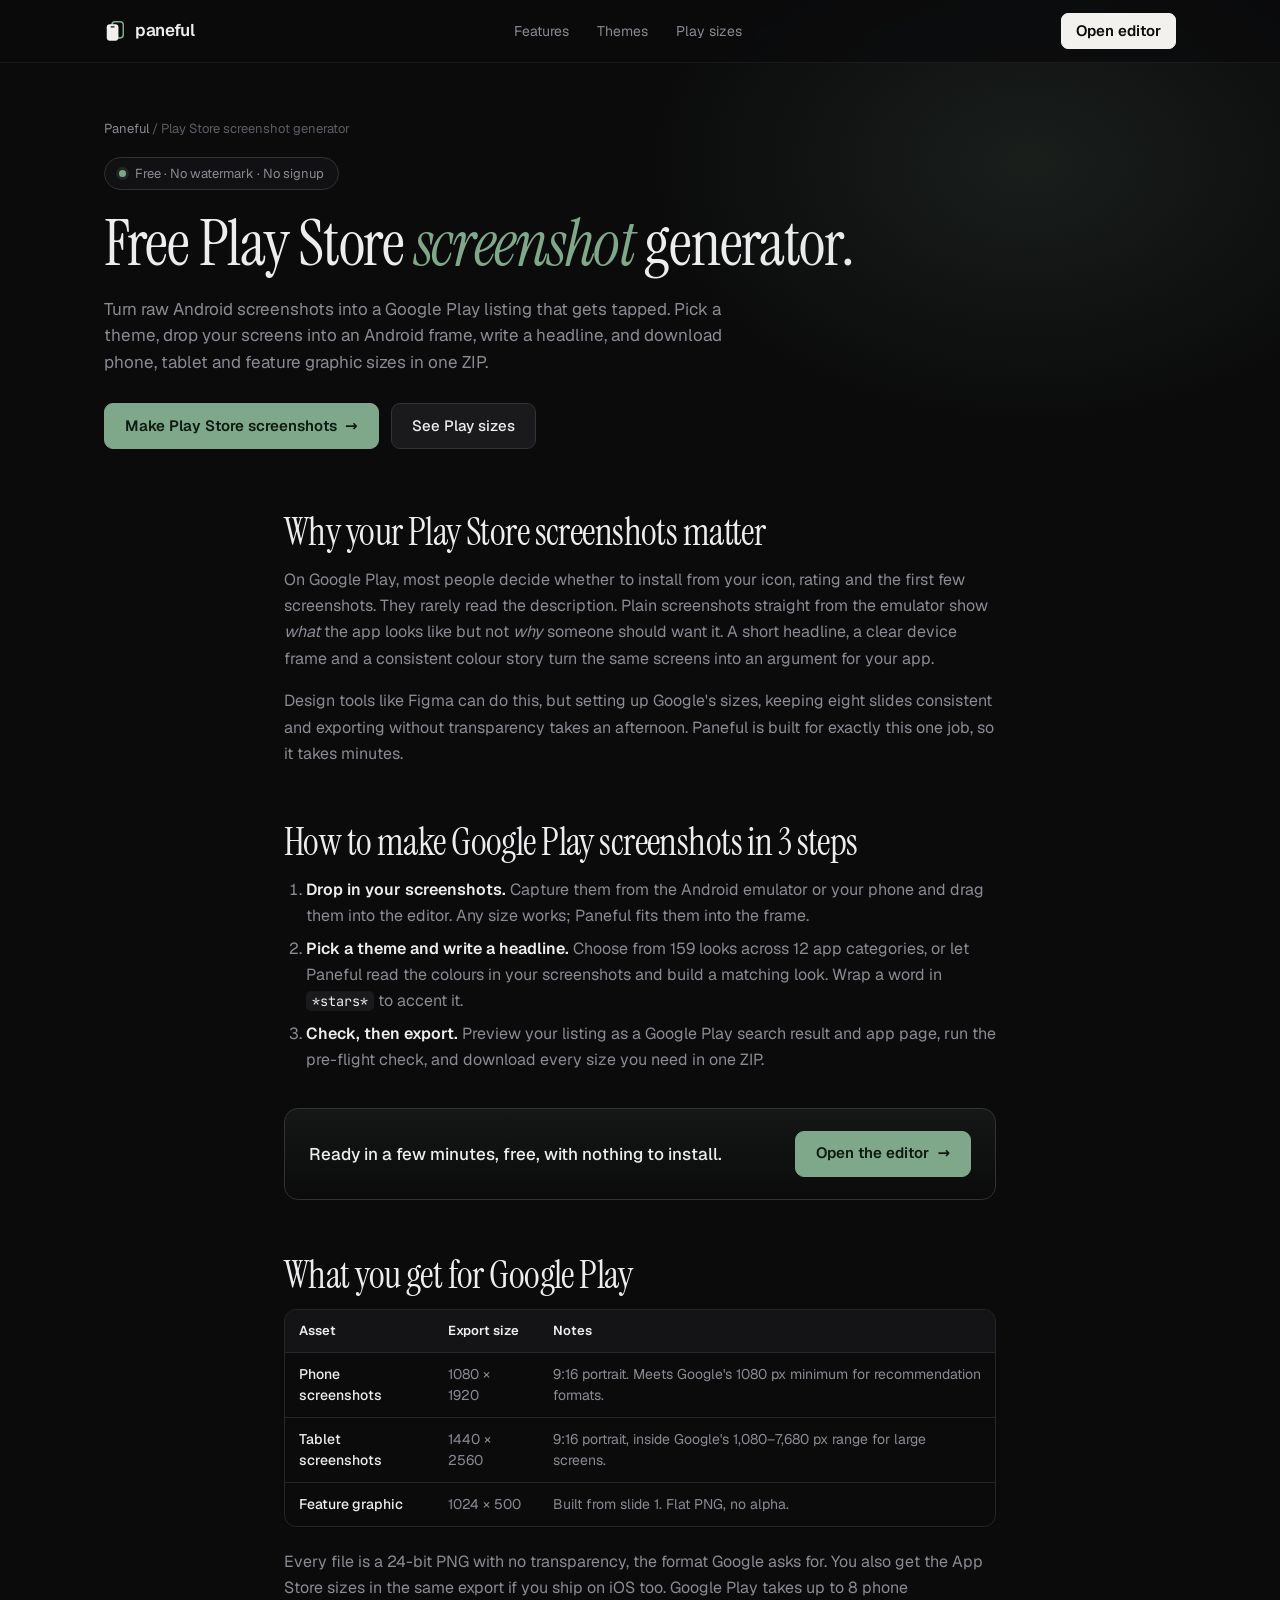
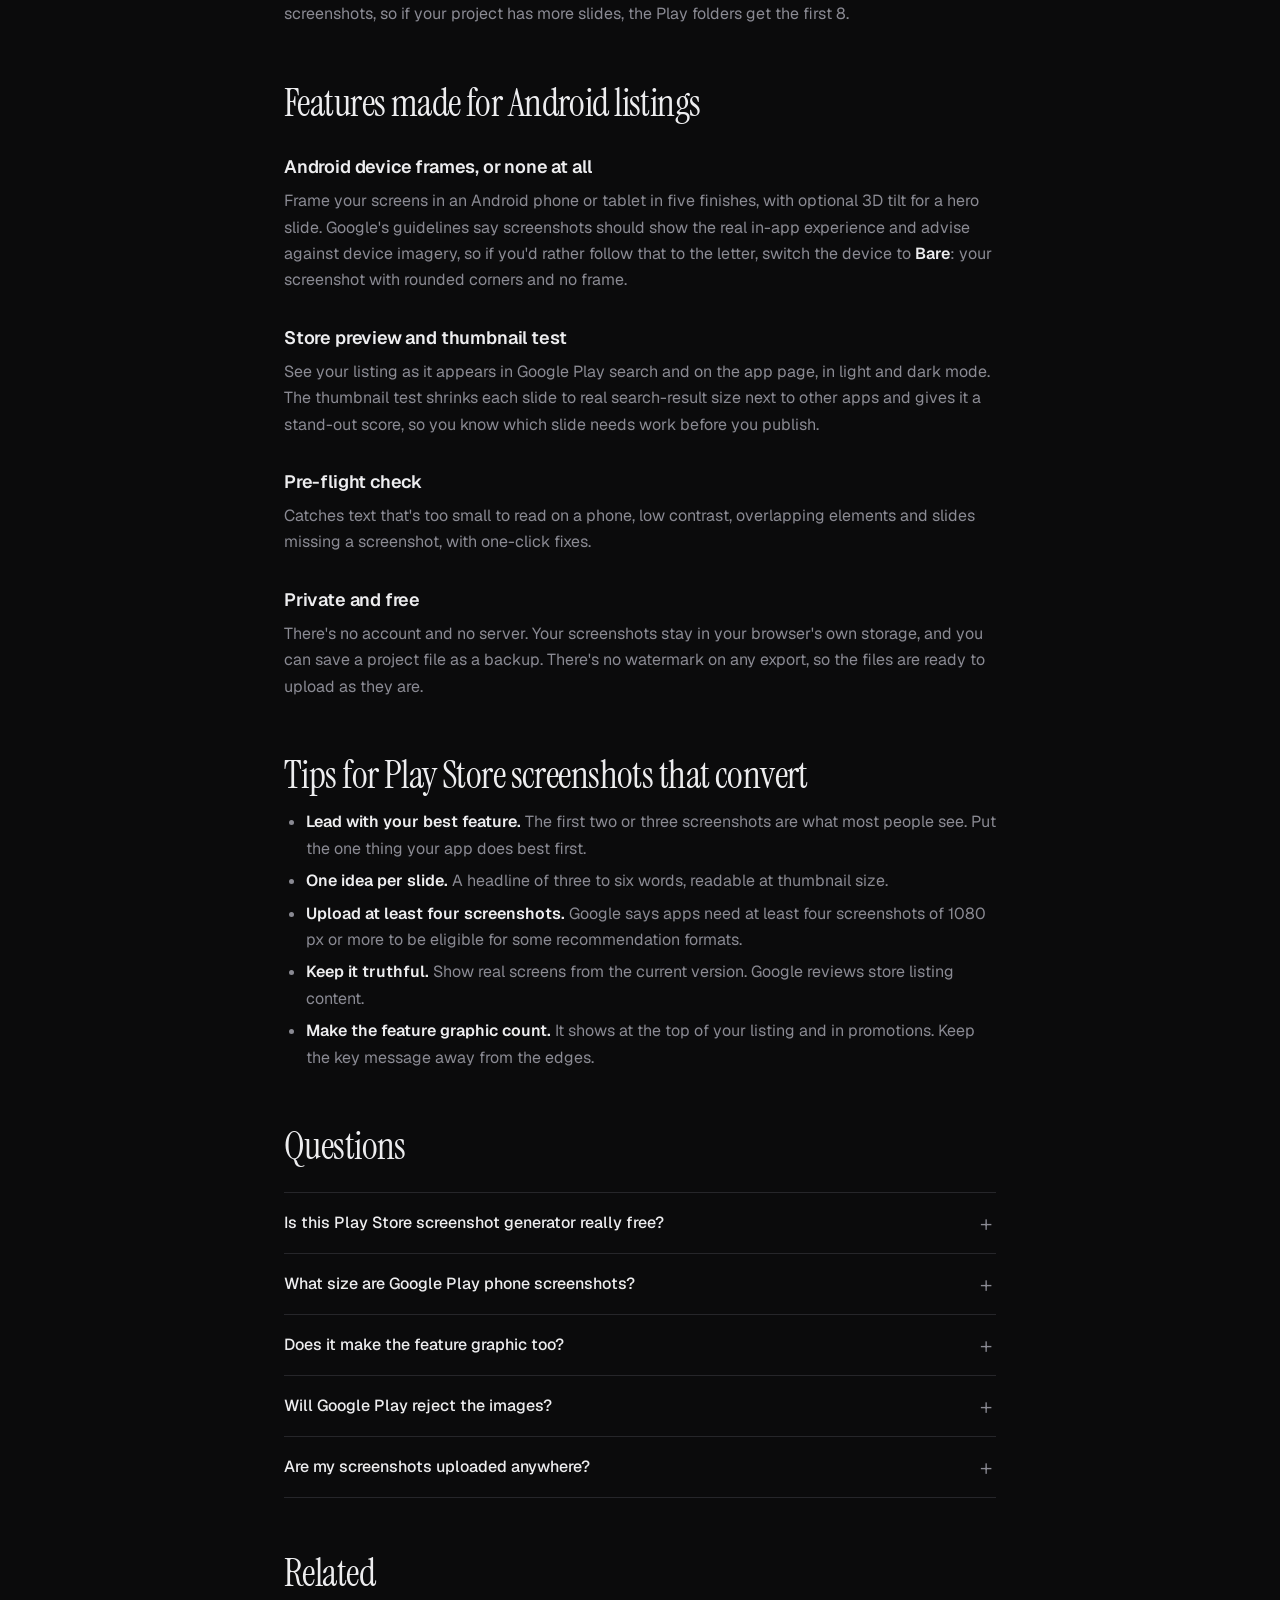
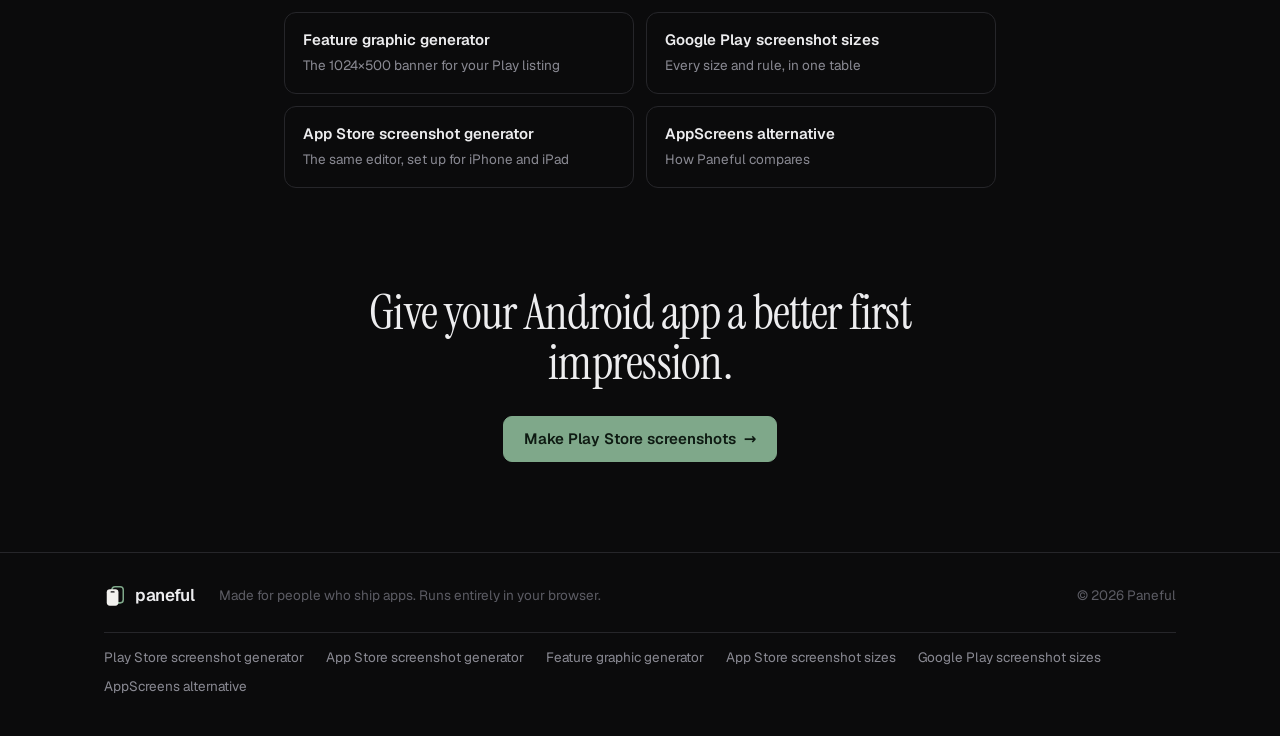
<file: play-store-screenshot-generator/index.html>
<!doctype html>
<html lang="en">
<head>
  <meta charset="utf-8">
  <meta name="viewport" content="width=device-width, initial-scale=1">
  <title>Free Play Store Screenshot Generator — No Watermark, No Signup | Paneful</title>
  <meta name="description" content="Make Google Play screenshots and the 1024×500 feature graphic for free in your browser. Android device frames, 159 themes, store preview, flat PNG export. No watermark, no signup.">
  <meta name="theme-color" content="#0B0B0C">
  <meta name="robots" content="index, follow, max-image-preview:large">
  <link rel="canonical" href="https://paneful.raiyanmemon.in/play-store-screenshot-generator/">
  <link rel="icon" href="../assets/img/favicon.svg" type="image/svg+xml">
  <link rel="apple-touch-icon" href="../assets/img/apple-touch-icon.png">
  <link rel="manifest" href="../site.webmanifest">
  <meta property="og:type" content="website">
  <meta property="og:site_name" content="Paneful">
  <meta property="og:url" content="https://paneful.raiyanmemon.in/play-store-screenshot-generator/">
  <meta property="og:title" content="Free Play Store Screenshot Generator — Paneful">
  <meta property="og:description" content="Google Play screenshots and feature graphic, made free in your browser. No watermark, no signup, nothing uploaded.">
  <meta property="og:image" content="https://paneful.raiyanmemon.in/assets/img/og.png">
  <meta name="twitter:card" content="summary_large_image">
  <meta name="twitter:image" content="https://paneful.raiyanmemon.in/assets/img/og.png">
  <script type="application/ld+json">
  {
    "@context": "https://schema.org",
    "@graph": [
      {
        "@type": "BreadcrumbList",
        "itemListElement": [
          { "@type": "ListItem", "position": 1, "name": "Paneful", "item": "https://paneful.raiyanmemon.in/" },
          { "@type": "ListItem", "position": 2, "name": "Play Store screenshot generator", "item": "https://paneful.raiyanmemon.in/play-store-screenshot-generator/" }
        ]
      },
      {
        "@type": "FAQPage",
        "mainEntity": [
          { "@type": "Question", "name": "Is this Play Store screenshot generator really free?", "acceptedAnswer": { "@type": "Answer", "text": "Yes. Every theme, frame and export size is free, with no watermark and no export limit. Google Play itself allows up to 8 phone screenshots per listing, so that is the only cap." } },
          { "@type": "Question", "name": "What size are Google Play phone screenshots?", "acceptedAnswer": { "@type": "Answer", "text": "Paneful exports phone screenshots at 1080×1920 (9:16) and tablet screenshots at 1440×2560. Google accepts sides between 320 and 3,840 px, but asks for at least 1080 px for screenshots to be used in its recommendation formats." } },
          { "@type": "Question", "name": "Does it make the feature graphic too?", "acceptedAnswer": { "@type": "Answer", "text": "Yes. Tick Feature graphic in the export dialog and you get a 1024×500 image built from your first slide's background, headline and device, saved as a flat PNG with no transparency." } },
          { "@type": "Question", "name": "Will Google Play reject the images?", "acceptedAnswer": { "@type": "Answer", "text": "Exports are 24-bit PNGs with no alpha channel at sizes inside Google's limits, which covers the usual reasons uploads fail. Keep the content truthful to your app, since Google also reviews what the screenshots show." } },
          { "@type": "Question", "name": "Are my screenshots uploaded anywhere?", "acceptedAnswer": { "@type": "Answer", "text": "No. Everything runs and is stored in your browser. Nothing is sent to a server." } }
        ]
      }
    ]
  }
  </script>
  <link rel="stylesheet" href="../assets/css/fonts.css">
  <link rel="stylesheet" href="../assets/css/base.css">
  <link rel="stylesheet" href="../assets/css/landing.css">
  <script defer src="https://analytics.devscape.in/script.js" data-website-id="87142d9d-df0b-46f7-9641-34f5c16f7099"></script>
</head>
<body>
  <header class="nav">
    <div class="wrap nav-in">
      <a class="logo" href="../">
        <svg viewBox="0 0 32 32" fill="none" aria-hidden="true"><rect x="11.5" y="2.5" width="16.5" height="23.5" rx="4.5" stroke="#7FA88A" stroke-width="2.2"/><rect x="4" y="6" width="17" height="24" rx="4.5" fill="#F2F1EE"/><rect x="9.5" y="9.2" width="6" height="1.8" rx=".9" fill="#0B0B0C"/></svg>
        paneful
      </a>
      <nav class="links">
        <a href="../#features">Features</a>
        <a href="../#themes">Themes</a>
        <a href="../google-play-screenshot-sizes/">Play sizes</a>
      </nav>
      <a class="btn btn-paper" href="../app/?size=gpPhone">Open editor</a>
    </div>
  </header>

  <main>
    <section class="page-hero">
      <div class="wrap">
        <p class="crumbs"><a href="../">Paneful</a> / Play Store screenshot generator</p>
        <p class="pill"><i></i> Free · No watermark · No signup</p>
        <h1>Free Play Store <em>screenshot</em> generator.</h1>
        <p class="lede">Turn raw Android screenshots into a Google Play listing that gets tapped. Pick a theme, drop your screens into an Android frame, write a headline, and download phone, tablet and feature graphic sizes in one ZIP.</p>
        <div class="cta">
          <a class="btn btn-primary btn-lg" href="../app/?size=gpPhone">Make Play Store screenshots <span aria-hidden="true">→</span></a>
          <a class="btn btn-lg" href="../google-play-screenshot-sizes/">See Play sizes</a>
        </div>
      </div>
    </section>

    <article class="prose">
      <div class="wrap narrow">
        <h2>Why your Play Store screenshots matter</h2>
        <p>On Google Play, most people decide whether to install from your icon, rating and the first few screenshots. They rarely read the description. Plain screenshots straight from the emulator show <em>what</em> the app looks like but not <em>why</em> someone should want it. A short headline, a clear device frame and a consistent colour story turn the same screens into an argument for your app.</p>
        <p>Design tools like Figma can do this, but setting up Google's sizes, keeping eight slides consistent and exporting without transparency takes an afternoon. Paneful is built for exactly this one job, so it takes minutes.</p>

        <h2>How to make Google Play screenshots in 3 steps</h2>
        <ol>
          <li><strong>Drop in your screenshots.</strong> Capture them from the Android emulator or your phone and drag them into the editor. Any size works; Paneful fits them into the frame.</li>
          <li><strong>Pick a theme and write a headline.</strong> Choose from 159 looks across 12 app categories, or let Paneful read the colours in your screenshots and build a matching look. Wrap a word in <code>*stars*</code> to accent it.</li>
          <li><strong>Check, then export.</strong> Preview your listing as a Google Play search result and app page, run the pre-flight check, and download every size you need in one ZIP.</li>
        </ol>

        <div class="inline-cta">
          <p>Ready in a few minutes, free, with nothing to install.</p>
          <a class="btn btn-primary btn-lg" href="../app/?size=gpPhone">Open the editor <span aria-hidden="true">→</span></a>
        </div>

        <h2>What you get for Google Play</h2>
        <div class="table-wrap">
          <table class="spec">
            <thead><tr><th>Asset</th><th>Export size</th><th>Notes</th></tr></thead>
            <tbody>
              <tr><td>Phone screenshots</td><td>1080 × 1920</td><td>9:16 portrait. Meets Google's 1080 px minimum for recommendation formats.</td></tr>
              <tr><td>Tablet screenshots</td><td>1440 × 2560</td><td>9:16 portrait, inside Google's 1,080–7,680 px range for large screens.</td></tr>
              <tr><td>Feature graphic</td><td>1024 × 500</td><td>Built from slide 1. Flat PNG, no alpha.</td></tr>
            </tbody>
          </table>
        </div>
        <p>Every file is a 24-bit PNG with no transparency, the format Google asks for. You also get the App Store sizes in the same export if you ship on iOS too. Google Play takes up to 8 phone screenshots, so if your project has more slides, the Play folders get the first 8.</p>

        <h2>Features made for Android listings</h2>
        <h3>Android device frames, or none at all</h3>
        <p>Frame your screens in an Android phone or tablet in five finishes, with optional 3D tilt for a hero slide. Google's guidelines say screenshots should show the real in-app experience and advise against device imagery, so if you'd rather follow that to the letter, switch the device to <strong>Bare</strong>: your screenshot with rounded corners and no frame.</p>
        <h3>Store preview and thumbnail test</h3>
        <p>See your listing as it appears in Google Play search and on the app page, in light and dark mode. The thumbnail test shrinks each slide to real search-result size next to other apps and gives it a stand-out score, so you know which slide needs work before you publish.</p>
        <h3>Pre-flight check</h3>
        <p>Catches text that's too small to read on a phone, low contrast, overlapping elements and slides missing a screenshot, with one-click fixes.</p>
        <h3>Private and free</h3>
        <p>There's no account and no server. Your screenshots stay in your browser's own storage, and you can save a project file as a backup. There's no watermark on any export, so the files are ready to upload as they are.</p>

        <h2>Tips for Play Store screenshots that convert</h2>
        <ul>
          <li><strong>Lead with your best feature.</strong> The first two or three screenshots are what most people see. Put the one thing your app does best first.</li>
          <li><strong>One idea per slide.</strong> A headline of three to six words, readable at thumbnail size.</li>
          <li><strong>Upload at least four screenshots.</strong> Google says apps need at least four screenshots of 1080 px or more to be eligible for some recommendation formats.</li>
          <li><strong>Keep it truthful.</strong> Show real screens from the current version. Google reviews store listing content.</li>
          <li><strong>Make the feature graphic count.</strong> It shows at the top of your listing and in promotions. Keep the key message away from the edges.</li>
        </ul>

        <h2>Questions</h2>
        <details><summary>Is this Play Store screenshot generator really free?</summary><p>Yes. Every theme, frame and export size is free, with no watermark and no export limit. Google Play itself allows up to 8 phone screenshots per listing, so that is the only cap.</p></details>
        <details><summary>What size are Google Play phone screenshots?</summary><p>Paneful exports phone screenshots at 1080×1920 (9:16) and tablet screenshots at 1440×2560. Google accepts sides between 320 and 3,840 px, but asks for at least 1080 px for screenshots to be used in its recommendation formats.</p></details>
        <details><summary>Does it make the feature graphic too?</summary><p>Yes. Tick Feature graphic in the export dialog and you get a 1024×500 image built from your first slide's background, headline and device, saved as a flat PNG with no transparency.</p></details>
        <details><summary>Will Google Play reject the images?</summary><p>Exports are 24-bit PNGs with no alpha channel at sizes inside Google's limits, which covers the usual reasons uploads fail. Keep the content truthful to your app, since Google also reviews what the screenshots show.</p></details>
        <details><summary>Are my screenshots uploaded anywhere?</summary><p>No. Everything runs and is stored in your browser. Nothing is sent to a server.</p></details>

        <h2>Related</h2>
        <div class="related">
          <a href="../feature-graphic-generator/"><b>Feature graphic generator</b><span>The 1024×500 banner for your Play listing</span></a>
          <a href="../google-play-screenshot-sizes/"><b>Google Play screenshot sizes</b><span>Every size and rule, in one table</span></a>
          <a href="../app-store-screenshot-generator/"><b>App Store screenshot generator</b><span>The same editor, set up for iPhone and iPad</span></a>
          <a href="../appscreens-alternative/"><b>AppScreens alternative</b><span>How Paneful compares</span></a>
        </div>
      </div>
    </article>

    <section class="final">
      <div class="wrap">
        <h2>Give your Android app a better first impression.</h2>
        <a class="btn btn-primary btn-lg" href="../app/?size=gpPhone">Make Play Store screenshots <span aria-hidden="true">→</span></a>
      </div>
    </section>
  </main>

  <footer class="foot">
    <div class="wrap foot-in">
      <a class="logo" href="../">
        <svg viewBox="0 0 32 32" fill="none" aria-hidden="true"><rect x="11.5" y="2.5" width="16.5" height="23.5" rx="4.5" stroke="#7FA88A" stroke-width="2.2"/><rect x="4" y="6" width="17" height="24" rx="4.5" fill="#F2F1EE"/><rect x="9.5" y="9.2" width="6" height="1.8" rx=".9" fill="#0B0B0C"/></svg>
        paneful
      </a>
      <p>Made for people who ship apps. Runs entirely in your browser.</p>
      <p class="copy">© 2026 Paneful</p>
      <nav class="foot-links" aria-label="Tools and guides">
        <a href="../play-store-screenshot-generator/">Play Store screenshot generator</a>
        <a href="../app-store-screenshot-generator/">App Store screenshot generator</a>
        <a href="../feature-graphic-generator/">Feature graphic generator</a>
        <a href="../app-store-screenshot-sizes/">App Store screenshot sizes</a>
        <a href="../google-play-screenshot-sizes/">Google Play screenshot sizes</a>
        <a href="../appscreens-alternative/">AppScreens alternative</a>
      </nav>
    </div>
  </footer>
</body>
</html>
</file>
<file: assets/css/fonts.css>
/* Paneful fonts — self-hosted (Latin subset), all SIL Open Font License. */
@font-face { font-family: 'Geist'; font-style: normal; font-display: swap; font-weight: 100 900; src: url('../fonts/geist.woff2') format('woff2'); }
@font-face { font-family: 'Inter'; font-style: normal; font-display: swap; font-weight: 100 900; src: url('../fonts/inter.woff2') format('woff2'); }
@font-face { font-family: 'Manrope'; font-style: normal; font-display: swap; font-weight: 200 800; src: url('../fonts/manrope.woff2') format('woff2'); }
@font-face { font-family: 'Outfit'; font-style: normal; font-display: swap; font-weight: 100 900; src: url('../fonts/outfit.woff2') format('woff2'); }
@font-face { font-family: 'Sora'; font-style: normal; font-display: swap; font-weight: 100 800; src: url('../fonts/sora.woff2') format('woff2'); }
@font-face { font-family: 'Space Grotesk'; font-style: normal; font-display: swap; font-weight: 300 700; src: url('../fonts/space-grotesk.woff2') format('woff2'); }
@font-face { font-family: 'Bricolage Grotesque'; font-style: normal; font-display: swap; font-weight: 200 800; src: url('../fonts/bricolage-grotesque.woff2') format('woff2'); }
@font-face { font-family: 'Nunito'; font-style: normal; font-display: swap; font-weight: 200 1000; src: url('../fonts/nunito.woff2') format('woff2'); }
@font-face { font-family: 'DM Sans'; font-style: normal; font-display: swap; font-weight: 100 1000; src: url('../fonts/dm-sans.woff2') format('woff2'); }
@font-face { font-family: 'Fraunces'; font-style: normal; font-display: swap; font-weight: 100 900; src: url('../fonts/fraunces.woff2') format('woff2'); }
@font-face { font-family: 'Playfair Display'; font-style: normal; font-display: swap; font-weight: 400 900; src: url('../fonts/playfair-display.woff2') format('woff2'); }
@font-face { font-family: 'JetBrains Mono'; font-style: normal; font-display: swap; font-weight: 100 800; src: url('../fonts/jetbrains-mono.woff2') format('woff2'); }
@font-face { font-family: 'Caveat'; font-style: normal; font-display: swap; font-weight: 400 700; src: url('../fonts/caveat.woff2') format('woff2'); }
@font-face { font-family: 'Instrument Serif'; font-style: normal; font-display: swap; font-weight: 400; src: url('../fonts/instrument-serif.woff2') format('woff2'); }
@font-face { font-family: 'DM Serif Display'; font-style: normal; font-display: swap; font-weight: 400; src: url('../fonts/dm-serif-display.woff2') format('woff2'); }
@font-face { font-family: 'Archivo Black'; font-style: normal; font-display: swap; font-weight: 400; src: url('../fonts/archivo-black.woff2') format('woff2'); }
@font-face { font-family: 'Instrument Serif'; font-style: italic; font-display: swap; font-weight: 400; src: url('../fonts/instrument-serif-italic.woff2') format('woff2'); }
@font-face { font-family: 'Fraunces'; font-style: italic; font-display: swap; font-weight: 100 900; src: url('../fonts/fraunces-italic.woff2') format('woff2'); }
@font-face { font-family: 'Playfair Display'; font-style: italic; font-display: swap; font-weight: 400 900; src: url('../fonts/playfair-display-italic.woff2') format('woff2'); }
@font-face { font-family: 'DM Serif Display'; font-style: italic; font-display: swap; font-weight: 400; src: url('../fonts/dm-serif-display-italic.woff2') format('woff2'); }
</file>
<file: assets/css/base.css>
/* Paneful design tokens */
:root {
  --ink: #0B0B0C;
  --panel: #141416;
  --panel-2: #1A1A1D;
  --line: #26262A;
  --line-2: #323237;
  --text: #EDEDEF;
  --muted: #8A8A93;
  --faint: #5C5C64;
  --paper: #F2F1EE;
  --sage: #7FA88A;
  --sage-hi: #93BB9D;
  --sage-ink: #0E1A12;
  --sage-soft: rgba(127, 168, 138, 0.14);
  --danger: #E5675F;
  --radius: 10px;
  --radius-sm: 7px;
  --ui: 'Geist', ui-sans-serif, system-ui, -apple-system, 'Segoe UI', sans-serif;
  --serif: 'Instrument Serif', Georgia, serif;
  --mono: 'JetBrains Mono', ui-monospace, Menlo, monospace;
}
*, *::before, *::after { box-sizing: border-box; }
html, body { margin: 0; }
body { background: var(--ink); color: var(--text); font-family: var(--ui); font-size: 14px; line-height: 1.5; -webkit-font-smoothing: antialiased; }
a { color: inherit; }
button { font: inherit; color: inherit; }
::selection { background: var(--sage); color: var(--sage-ink); }
:focus-visible { outline: 2px solid var(--sage); outline-offset: 2px; }

.btn { display: inline-flex; align-items: center; justify-content: center; gap: 8px; height: 36px; padding: 0 14px; border-radius: var(--radius-sm); border: 1px solid var(--line-2); background: var(--panel-2); color: var(--text); font-weight: 500; cursor: pointer; text-decoration: none; white-space: nowrap; transition: background .15s, border-color .15s, color .15s; }
.btn:hover { background: #222226; border-color: #3d3d44; }
.btn:disabled { opacity: .4; cursor: default; }
.btn-primary { background: var(--sage); border-color: var(--sage); color: var(--sage-ink); font-weight: 600; }
.btn-primary:hover { background: var(--sage-hi); border-color: var(--sage-hi); }
.btn-paper { background: var(--paper); border-color: var(--paper); color: var(--ink); font-weight: 600; }
.btn-paper:hover { background: #fff; border-color: #fff; }
.btn-ghost { background: transparent; border-color: transparent; color: var(--muted); }
.btn-ghost:hover { background: var(--panel-2); color: var(--text); border-color: transparent; }
.btn svg { width: 16px; height: 16px; flex: none; }
.logo { display: inline-flex; align-items: center; gap: 9px; text-decoration: none; font-weight: 600; letter-spacing: -0.02em; font-size: 17px; color: var(--text); }
.logo svg { width: 22px; height: 22px; }
</file>
<file: assets/css/landing.css>
/* Paneful landing page */
html { scroll-behavior: smooth; }
body { font-size: 15px; overflow-x: hidden; }
.wrap { max-width: 1120px; margin: 0 auto; padding: 0 24px; }
.wrap.narrow { max-width: 760px; }
.btn-lg { height: 46px; padding: 0 20px; font-size: 15px; border-radius: 9px; }

/* nav */
.nav { position: sticky; top: 0; z-index: 10; background: rgba(11, 11, 12, .78); backdrop-filter: saturate(140%) blur(12px); border-bottom: 1px solid rgba(255,255,255,.06); }
.nav-in { height: 62px; display: flex; align-items: center; gap: 24px; }
.links { flex: 1; display: flex; justify-content: center; gap: 28px; }
.links a { color: var(--muted); text-decoration: none; font-size: 14px; }
.links a:hover { color: var(--text); }

/* hero: split, compact */
.hero { position: relative; padding: 56px 0 40px; overflow-x: clip; }
.hero::before { content: ''; position: absolute; right: -10%; top: -160px; width: min(760px, 100%); height: 560px; background: radial-gradient(closest-side, rgba(127,168,138,.14), transparent); pointer-events: none; }
.hero-in { display: grid; grid-template-columns: 1.05fr .95fr; gap: 40px; align-items: center; }
.pill { display: inline-flex; align-items: center; gap: 9px; margin: 0 0 22px; padding: 6px 14px; border: 1px solid var(--line-2); border-radius: 99px; color: var(--muted); font-size: 13px; background: rgba(20,20,22,.7); }
.pill i { width: 7px; height: 7px; border-radius: 50%; background: var(--sage); box-shadow: 0 0 0 3px var(--sage-soft); }
h1 { font-family: var(--serif); font-weight: 400; font-size: clamp(44px, 5.6vw, 74px); line-height: 1; letter-spacing: -0.02em; margin: 0 0 20px; }
h1 em { color: var(--sage); }
.lede { max-width: 520px; margin: 0 0 28px; color: var(--muted); font-size: 17px; line-height: 1.55; }
.cta { display: flex; gap: 12px; flex-wrap: wrap; }
.stats { list-style: none; padding: 0; margin: 30px 0 0; display: flex; gap: 30px; }
.stats li { display: flex; flex-direction: column; }
.stats b { font-family: var(--serif); font-weight: 400; font-size: 32px; line-height: 1; color: var(--text); }
.stats span { color: var(--faint); font-size: 12.5px; margin-top: 4px; }

/* the fan of three slides */
.fan { position: relative; height: 470px; }
.fan-slot { position: absolute; top: 20px; left: 50%; width: 190px; aspect-ratio: 1320 / 2868; border-radius: 16px; overflow: hidden; background: var(--panel); box-shadow: 0 0 0 1px rgba(255,255,255,.08), 0 26px 60px rgba(0,0,0,.55); transition: transform .6s cubic-bezier(.2,.7,.2,1); }
.fan-slot img { position: absolute; inset: 0; width: 100%; height: 100%; display: block; opacity: 0; transition: opacity .7s ease; }
.fan-slot img.on { opacity: 1; }
.fan-slot.l { transform: translate(-128%, 34px) rotate(-7deg) scale(.9); z-index: 1; }
.fan-slot.c { transform: translate(-50%, 0); z-index: 3; width: 205px; }
.fan-slot.r { transform: translate(28%, 34px) rotate(7deg) scale(.9); z-index: 2; }
.fan:hover .fan-slot.l { transform: translate(-138%, 30px) rotate(-9deg) scale(.9); }
.fan:hover .fan-slot.r { transform: translate(38%, 30px) rotate(9deg) scale(.9); }
.fan-label { position: absolute; left: 0; right: 0; bottom: 0; margin: 0; text-align: center; color: var(--faint); font-size: 13px; }
.fan-label b { color: var(--text); font-weight: 600; }

/* steps strip */
.steps-sec { padding: 6px 0 0; }
.steps { list-style: none; margin: 0; padding: 0; display: grid; grid-template-columns: repeat(3, 1fr); border: 1px solid var(--line); border-radius: 14px; overflow: hidden; background: var(--line); gap: 1px; }
.steps li { display: flex; gap: 14px; align-items: center; padding: 18px 20px; background: var(--ink); }
.steps li > span { width: 30px; height: 30px; border-radius: 50%; display: grid; place-items: center; flex: none; background: var(--sage-soft); color: var(--sage-hi); font: 600 13px var(--mono); }
.steps b { display: block; font-size: 14.5px; font-weight: 600; }
.steps small { color: var(--muted); font-size: 13px; }

/* sections */
.sec { padding: 88px 0 0; }
.eyebrow { margin: 0 0 10px; color: var(--sage); font-size: 13px; font-weight: 500; letter-spacing: .02em; }
h2 { font-family: var(--serif); font-weight: 400; font-size: clamp(32px, 4vw, 48px); line-height: 1.04; letter-spacing: -0.015em; margin: 0 0 14px; }
.sub { color: var(--muted); max-width: 420px; margin: 0; font-size: 15px; }
.sec-head { display: flex; align-items: flex-end; justify-content: space-between; gap: 24px; margin-bottom: 22px; }

/* feature groups */
.groups { margin-top: 30px; display: grid; grid-template-columns: repeat(3, 1fr); gap: 16px; }
.group { border: 1px solid var(--line); border-radius: 16px; padding: 20px 20px 8px; background: linear-gradient(180deg, rgba(255,255,255,.025), transparent 40%); }
.group h3 { display: flex; align-items: center; gap: 10px; margin: 0 0 8px; font-size: 16px; font-weight: 600; letter-spacing: -0.01em; }
.group h3 i { font: 500 11.5px var(--mono); font-style: normal; color: var(--sage); padding: 2px 7px; border-radius: 6px; background: var(--sage-soft); }
.group ul { list-style: none; margin: 0; padding: 0; }
.group li { display: flex; gap: 12px; padding: 12px 0; border-top: 1px solid var(--line); }
.group li:first-child { border-top: 0; }
.fi { width: 32px; height: 32px; flex: none; border-radius: 9px; display: grid; place-items: center; background: var(--panel-2); color: var(--sage-hi); box-shadow: inset 0 0 0 1px var(--line-2); }
.fi svg { width: 17px; height: 17px; }
.group b { display: block; font-size: 14px; font-weight: 600; margin-bottom: 2px; }
.group p { margin: 0; color: var(--muted); font-size: 13px; line-height: 1.45; }

/* theme gallery */
.lcats { display: flex; flex-wrap: wrap; gap: 8px; margin: 0 0 22px; }
.lcats button { height: 34px; padding: 0 14px; border-radius: 30px; border: 1px solid var(--line-2); background: transparent; color: var(--muted); font: inherit; font-size: 13.5px; font-weight: 500; cursor: pointer; }
.lcats button:hover { color: var(--text); border-color: #45454c; }
.lcats button.on { background: var(--paper); border-color: var(--paper); color: var(--ink); }
.gallery { display: grid; grid-template-columns: repeat(3, 1fr); gap: 20px; }
.gcard { display: block; text-decoration: none; color: var(--text); border: 1px solid var(--line); border-radius: 16px; padding: 12px 12px 14px; background: linear-gradient(180deg, rgba(255,255,255,.025), transparent); transition: border-color .2s, transform .2s; }
.gcard:hover { border-color: var(--sage); transform: translateY(-3px); }
.gprev { display: grid; grid-template-columns: repeat(3, 1fr); gap: 8px; }
.gprev canvas { width: 100%; aspect-ratio: 1320 / 2868; display: block; border-radius: 9px; background: var(--panel); }
.gmeta { display: flex; align-items: center; justify-content: space-between; margin-top: 12px; padding: 0 2px; }
.gmeta b { display: block; font-size: 15px; font-weight: 600; }
.gmeta small { color: var(--faint); font-size: 12.5px; }
.gdots { display: flex; gap: 7px; }
.gdots button { width: 22px; height: 22px; border-radius: 50%; border: 0; padding: 0; cursor: pointer; box-shadow: inset 0 0 0 1px rgba(255,255,255,.2); }
.gdots button.on { box-shadow: 0 0 0 2px var(--ink), 0 0 0 3.5px var(--sage); }
.more-wrap { display: flex; justify-content: center; margin-top: 26px; }
.more-wrap[hidden] { display: none; }

/* faq */
details { border-bottom: 1px solid var(--line); }
details:first-of-type { border-top: 1px solid var(--line); margin-top: 26px; }
summary { list-style: none; cursor: pointer; padding: 18px 30px 18px 0; font-size: 16px; font-weight: 500; position: relative; }
summary::-webkit-details-marker { display: none; }
summary::after { content: '+'; position: absolute; right: 4px; top: 14px; font-size: 22px; font-weight: 300; color: var(--muted); transition: transform .2s; }
details[open] summary::after { transform: rotate(45deg); }
details p { margin: 0 0 20px; color: var(--muted); max-width: 640px; }

.final { padding: 100px 0 90px; text-align: center; }
.final h2 { max-width: 640px; margin: 0 auto 28px; }

.foot { border-top: 1px solid var(--line); padding: 30px 0 40px; }
.foot-in { display: flex; align-items: center; gap: 24px; flex-wrap: wrap; }
.foot p { margin: 0; color: var(--faint); font-size: 13.5px; }
.foot .copy { margin-left: auto; }

@media (max-width: 1100px) and (min-width: 901px) { .gallery { grid-template-columns: repeat(2, 1fr); } }
@media (max-width: 900px) {
  .links { display: none; }
  .nav-in { justify-content: space-between; }
  .hero { padding: 40px 0 24px; }
  .hero-in { grid-template-columns: 1fr; gap: 10px; text-align: left; }
  .fan { height: 360px; }
  .fan-slot { width: 140px; }
  .fan-slot.c { width: 152px; }
  .stats { gap: 22px; }
  .steps, .groups, .gallery { grid-template-columns: 1fr; }
  .sec { padding-top: 64px; }
  .sec-head { flex-direction: column; align-items: flex-start; gap: 6px; }
  .foot .copy { margin-left: 0; }
}
@media (prefers-reduced-motion: reduce) { .fan-slot, .fan-slot img { transition: none; } }
.group { display: flex; flex-direction: column; }
.mini { margin: auto 0 14px; padding: 14px; border-radius: 12px; border: 1px solid var(--line-2); background: var(--panel); }
.mini-head { display: flex; align-items: center; gap: 12px; margin-bottom: 10px; }
.mini-head b { font: 700 28px/1 var(--ui); color: var(--sage-hi); letter-spacing: -0.02em; }
.mini-head span { font-size: 13px; font-weight: 600; display: flex; flex-direction: column; }
.mini-head small { font-size: 11.5px; font-weight: 400; color: var(--faint); }
.mini-row { display: grid; grid-template-columns: 52px 1fr 24px; align-items: center; gap: 10px; font-size: 12px; color: var(--muted); padding: 4px 0; }
.mini-row i { height: 4px; border-radius: 4px; background: linear-gradient(90deg, var(--sage) var(--w), var(--line-2) var(--w)); }
.mini-row em { font-style: normal; text-align: right; color: var(--text); font-weight: 600; }
.mini-ok { display: flex; align-items: center; gap: 7px; margin-top: 10px; padding-top: 10px; border-top: 1px solid var(--line); font-size: 12.5px; color: var(--sage-hi); }
.mini-ok svg { width: 15px; height: 15px; }

/* ───────── keyword & guide pages (/play-store-screenshot-generator/ etc.) ───────── */
.crumbs { margin: 0 0 18px; font-size: 13px; color: var(--faint); }
.crumbs a { color: var(--muted); text-decoration: none; }
.crumbs a:hover { color: var(--text); }
.page-hero { position: relative; padding: 56px 0 8px; overflow-x: clip; }
.page-hero::before { content: ''; position: absolute; right: -10%; top: -160px; width: min(760px, 100%); height: 520px; background: radial-gradient(closest-side, rgba(127,168,138,.12), transparent); pointer-events: none; }
.page-hero h1 { font-size: clamp(40px, 5vw, 64px); max-width: 900px; }
.page-hero .lede { max-width: 640px; }
.updated { margin: 18px 0 0; color: var(--faint); font-size: 13px; }
.prose { padding-top: 56px; }
.prose h2 { font-size: clamp(28px, 3.4vw, 38px); margin-top: 56px; }
.prose h2:first-child { margin-top: 0; }
.prose h3 { font-size: 18px; font-weight: 600; letter-spacing: -0.01em; margin: 30px 0 8px; }
.prose p, .prose li { color: var(--muted); font-size: 16px; line-height: 1.65; }
.prose p { margin: 0 0 16px; }
.prose ul, .prose ol { margin: 0 0 18px; padding-left: 22px; }
.prose li { margin-bottom: 6px; }
.prose strong { color: var(--text); font-weight: 600; }
.prose a:not(.btn) { color: var(--sage-hi); text-underline-offset: 3px; }
.prose code { font: 13.5px var(--mono); color: var(--text); background: var(--panel-2); padding: 1px 6px; border-radius: 5px; }
.table-wrap { overflow-x: auto; margin: 8px 0 22px; border: 1px solid var(--line); border-radius: 12px; }
.spec { width: 100%; border-collapse: collapse; font-size: 14px; min-width: 520px; }
.spec th, .spec td { text-align: left; padding: 11px 14px; border-top: 1px solid var(--line); vertical-align: top; }
.spec thead th { border-top: 0; background: var(--panel); color: var(--text); font-weight: 600; font-size: 13px; }
.spec td { color: var(--muted); }
.spec td:first-child { color: var(--text); font-weight: 500; }
.spec .yes { color: var(--sage-hi); }
.callout { margin: 6px 0 22px; padding: 16px 18px; border: 1px solid var(--line-2); border-left: 3px solid var(--sage); border-radius: 10px; background: var(--panel); }
.callout p { margin: 0; font-size: 15px; }
.inline-cta { display: flex; align-items: center; justify-content: space-between; gap: 18px; flex-wrap: wrap; margin: 34px 0; padding: 22px 24px; border: 1px solid var(--line-2); border-radius: 14px; background: linear-gradient(180deg, rgba(127,168,138,.08), transparent); }
.inline-cta p { margin: 0; color: var(--text); font-size: 17px; font-weight: 500; }
.related { display: grid; grid-template-columns: repeat(2, 1fr); gap: 12px; margin-top: 18px; }
.related a { display: block; padding: 16px 18px; border: 1px solid var(--line); border-radius: 12px; text-decoration: none; transition: border-color .2s; }
.related a:hover { border-color: var(--sage); }
.related b { display: block; font-size: 15px; color: var(--text); font-weight: 600; margin-bottom: 3px; }
.related span { color: var(--muted); font-size: 13.5px; }
.foot-links { width: 100%; display: flex; flex-wrap: wrap; gap: 8px 22px; padding-top: 14px; border-top: 1px solid var(--line); }
.foot-links a { color: var(--muted); text-decoration: none; font-size: 13.5px; }
.foot-links a:hover { color: var(--text); }
@media (max-width: 900px) {
  .page-hero { padding-top: 36px; }
  .related { grid-template-columns: 1fr; }
  .wrap { padding: 0 16px; }
}
</file>
<file: assets/css/app.css>
/* Paneful editor */
html, body { height: 100%; overflow: hidden; }
body { display: flex; flex-direction: column; }

/* ── top bar ── */
.top { height: 56px; flex: none; display: flex; align-items: center; gap: 16px; padding: 0 14px 0 18px; border-bottom: 1px solid var(--line); background: var(--ink); position: relative; z-index: 20; }
.top-mid { flex: 1; display: flex; align-items: center; justify-content: center; gap: 14px; }
.top-right { display: flex; align-items: center; gap: 6px; }
.size-pick { position: relative; display: inline-flex; align-items: center; gap: 8px; height: 34px; padding: 0 30px 0 11px; border: 1px solid var(--line-2); border-radius: var(--radius-sm); background: var(--panel); cursor: pointer; }
.size-pick:hover { border-color: #3d3d44; }
.size-pick::after { content: ''; position: absolute; right: 12px; top: 13px; width: 6px; height: 6px; border-right: 1.5px solid var(--muted); border-bottom: 1.5px solid var(--muted); transform: rotate(45deg); pointer-events: none; }
.size-ic svg { width: 16px; height: 16px; color: var(--muted); display: block; }
.size-pick select { appearance: none; background: transparent; border: 0; color: var(--text); font: inherit; font-weight: 500; cursor: pointer; outline: none; }
.size-pick select option, .size-pick select optgroup { background: var(--panel); color: var(--text); }
.count { color: var(--faint); font-size: 13px; }
.save { color: var(--faint); font-size: 12.5px; margin-right: 6px; min-width: 52px; text-align: right; }
.icon-btn { width: 34px; height: 34px; display: inline-grid; place-items: center; border: 1px solid transparent; border-radius: var(--radius-sm); background: transparent; color: var(--muted); cursor: pointer; }
.icon-btn:hover:not(:disabled) { background: var(--panel-2); color: var(--text); }
.icon-btn:disabled { opacity: .3; cursor: default; }
.icon-btn svg { width: 18px; height: 18px; }
#exportBtn { margin-left: 6px; }

.menu-wrap { position: relative; }
.menu { position: absolute; right: 0; top: 40px; min-width: 210px; padding: 6px; background: var(--panel); border: 1px solid var(--line-2); border-radius: var(--radius); box-shadow: 0 16px 40px rgba(0,0,0,.45); display: none; }
.menu.open { display: block; }
.menu button { display: block; width: 100%; text-align: left; padding: 8px 10px; border: 0; background: transparent; border-radius: 6px; cursor: pointer; color: var(--text); }
.menu button:hover { background: var(--panel-2); }
.menu-sep { height: 1px; background: var(--line); margin: 5px 4px; }

.narrow-note { display: none; padding: 8px 16px; font-size: 13px; background: var(--sage-soft); color: var(--sage-hi); border-bottom: 1px solid var(--line); }
@media (max-width: 860px) { .narrow-note { display: block; } }

/* ── main grid ── */
.main { flex: 1; min-height: 0; display: grid; grid-template-columns: 68px 312px 1fr; }
.rail { border-right: 1px solid var(--line); padding: 10px 8px; display: flex; flex-direction: column; gap: 4px; background: var(--ink); }
.rail button { display: flex; flex-direction: column; align-items: center; gap: 4px; padding: 9px 0 7px; border: 0; border-radius: 8px; background: transparent; color: var(--muted); font-size: 10.5px; letter-spacing: -0.01em; font-weight: 500; cursor: pointer; }
.rail button svg { width: 20px; height: 20px; }
.rail button:hover { color: var(--text); background: var(--panel); }
.rail button.on { color: var(--text); background: var(--panel-2); }
.rail button.on svg { color: var(--sage); }

.panel { border-right: 1px solid var(--line); background: var(--panel); overflow-y: auto; padding: 18px 18px 40px; }
.panel::-webkit-scrollbar, .stage::-webkit-scrollbar, .strip::-webkit-scrollbar { width: 10px; height: 10px; }
.panel::-webkit-scrollbar-thumb, .strip::-webkit-scrollbar-thumb { background: #2a2a2f; border-radius: 10px; border: 3px solid transparent; background-clip: padding-box; }
.panel h2 { font-size: 15px; font-weight: 600; margin: 0 0 4px; letter-spacing: -0.01em; }
.panel .hint { color: var(--muted); font-size: 12.5px; margin: 0 0 16px; }
.panel h3 { font-size: 11px; font-weight: 600; text-transform: uppercase; letter-spacing: .07em; color: var(--faint); margin: 22px 0 10px; }
.panel h3:first-of-type { margin-top: 8px; }
.sec { padding-bottom: 6px; }

.field { margin-bottom: 13px; }
.field > .lab { display: flex; justify-content: space-between; align-items: baseline; font-size: 12.5px; color: var(--muted); margin-bottom: 6px; }
.field > .lab output { font-family: var(--mono); font-size: 11.5px; color: var(--text); }
.row2 { display: grid; grid-template-columns: minmax(0, 1fr) minmax(0, 1fr); gap: 10px; }
.row2 > * { min-width: 0; }

input[type=range] { -webkit-appearance: none; appearance: none; width: 100%; height: 18px; background: transparent; cursor: pointer; margin: 0; }
input[type=range]::-webkit-slider-runnable-track { height: 4px; border-radius: 4px; background: linear-gradient(to right, var(--sage) var(--p, 50%), var(--line-2) var(--p, 50%)); }
input[type=range]::-moz-range-track { height: 4px; border-radius: 4px; background: var(--line-2); }
input[type=range]::-moz-range-progress { height: 4px; border-radius: 4px; background: var(--sage); }
input[type=range]::-webkit-slider-thumb { -webkit-appearance: none; width: 14px; height: 14px; border-radius: 50%; background: var(--paper); margin-top: -5px; border: 0; box-shadow: 0 1px 3px rgba(0,0,0,.5); }
input[type=range]::-moz-range-thumb { width: 14px; height: 14px; border-radius: 50%; background: var(--paper); border: 0; }

.inp, textarea.inp, select.inp { width: 100%; background: var(--ink); border: 1px solid var(--line-2); border-radius: var(--radius-sm); color: var(--text); font: inherit; padding: 8px 10px; outline: none; }
textarea.inp { resize: vertical; min-height: 64px; line-height: 1.45; }
.inp:focus { border-color: var(--sage); }
select.inp { appearance: none; padding-right: 28px; cursor: pointer; background-image: linear-gradient(45deg, transparent 50%, var(--muted) 50%), linear-gradient(135deg, var(--muted) 50%, transparent 50%); background-position: calc(100% - 15px) 52%, calc(100% - 10px) 52%; background-size: 5px 5px; background-repeat: no-repeat; }
select.inp option { background: var(--panel); }

.color { display: flex; align-items: center; gap: 8px; background: var(--ink); border: 1px solid var(--line-2); border-radius: var(--radius-sm); padding: 4px 8px 4px 4px; }
.color:focus-within { border-color: var(--sage); }
.color .sw { position: relative; width: 26px; height: 26px; border-radius: 5px; overflow: hidden; flex: none; box-shadow: inset 0 0 0 1px rgba(255,255,255,.12); }
.color .sw input { position: absolute; inset: -8px; width: 44px; height: 44px; border: 0; padding: 0; cursor: pointer; opacity: 0; }
.color .hex { flex: 1; min-width: 0; width: 100%; background: transparent; border: 0; color: var(--text); font-family: var(--mono); font-size: 12.5px; outline: none; text-transform: uppercase; }

.seg { display: flex; background: var(--ink); border: 1px solid var(--line-2); border-radius: var(--radius-sm); padding: 3px; gap: 2px; }
.seg button { flex: 1; height: 28px; border: 0; border-radius: 5px; background: transparent; color: var(--muted); font-size: 12.5px; font-weight: 500; cursor: pointer; display: inline-flex; align-items: center; justify-content: center; gap: 5px; padding: 0 4px; white-space: nowrap; }
.seg button:hover { color: var(--text); }
.seg button.on { background: var(--panel-2); color: var(--text); box-shadow: 0 0 0 1px var(--line-2); }
.seg button svg { width: 15px; height: 15px; }
.seg.wrap { flex-wrap: wrap; }
.seg.wrap button { flex: 1 0 30%; }

.swatches { display: flex; gap: 8px; flex-wrap: wrap; }
.swatches button { width: 30px; height: 30px; border-radius: 50%; border: 2px solid transparent; cursor: pointer; box-shadow: inset 0 0 0 1px rgba(255,255,255,.15); padding: 0; }
.swatches button.on { border-color: var(--sage); box-shadow: inset 0 0 0 2px var(--panel); }

.btn-block { width: 100%; }
.btn-sm { height: 30px; font-size: 12.5px; padding: 0 10px; }
.btns { display: flex; gap: 8px; }
.btns .btn { flex: 1; }
.apply-all { margin-top: 18px; }

.shot { display: flex; gap: 12px; align-items: center; padding: 10px; border: 1px solid var(--line-2); border-radius: var(--radius); background: var(--ink); }
.shot .thumb { width: 46px; height: 92px; border-radius: 7px; background: #1f1f23 center/cover no-repeat; flex: none; display: grid; place-items: center; color: var(--faint); }
.shot .thumb svg { width: 18px; height: 18px; }
.shot .thumb.thumb-sq { width: 64px; height: 64px; background-size: contain; background-color: #2a2a2f; }
.shot .meta { flex: 1; min-width: 0; display: flex; flex-direction: column; gap: 7px; }
.shot .meta small { color: var(--muted); font-size: 12px; }

/* themes */
.themes { display: grid; grid-template-columns: 1fr 1fr; gap: 12px; }
.theme { border: 1px solid var(--line-2); border-radius: var(--radius); background: var(--ink); padding: 8px 8px 9px; cursor: pointer; text-align: left; transition: border-color .15s, transform .15s; }
.theme:hover { border-color: #45454c; transform: translateY(-1px); }
.theme.on { border-color: var(--sage); box-shadow: 0 0 0 1px var(--sage); }
.theme canvas { width: 100%; display: block; border-radius: 6px; aspect-ratio: 1320 / 2868; background: #1a1a1d; }
.theme .nm { display: flex; align-items: center; justify-content: space-between; margin-top: 7px; font-size: 12.5px; font-weight: 500; }
.theme .dots { display: flex; gap: 3px; }
.theme .dots i { width: 9px; height: 9px; border-radius: 50%; box-shadow: inset 0 0 0 1px rgba(255,255,255,.15); }

/* ── stage ── */
.stage { position: relative; min-width: 0; overflow: hidden; display: flex; flex-direction: column; background-color: #0E0E10; background-image: radial-gradient(rgba(255,255,255,.045) 1px, transparent 1px); background-size: 22px 22px; }
.strip { flex: 1; display: flex; align-items: center; gap: 30px; overflow-x: auto; overflow-y: hidden; padding: 26px 44px 18px; }
.strip::after { content: ''; flex: 0 0 14px; }
.card { flex: none; display: flex; flex-direction: column; gap: 10px; position: relative; }
.card .chead { display: flex; align-items: center; justify-content: space-between; color: var(--faint); font-size: 12px; font-weight: 500; height: 20px; }
.card .grip { cursor: grab; display: inline-flex; align-items: center; gap: 5px; padding: 2px 6px 2px 2px; border-radius: 5px; }
.card .grip:hover { color: var(--text); background: rgba(255,255,255,.05); }
.card .grip svg { width: 14px; height: 14px; }
.card canvas { display: block; border-radius: 12px; box-shadow: 0 0 0 1px rgba(255,255,255,.06), 0 18px 50px rgba(0,0,0,.45); touch-action: none; background: #1a1a1d; }
.card.sel canvas { box-shadow: 0 0 0 2px var(--sage), 0 18px 50px rgba(0,0,0,.45); }
.card .acts { display: flex; justify-content: center; gap: 2px; opacity: .55; transition: opacity .15s; }
.card:hover .acts, .card.sel .acts { opacity: 1; }
.card .acts .icon-btn { width: 30px; height: 30px; }
.card .acts .icon-btn svg { width: 16px; height: 16px; }
.card.drop-before::before, .card.drop-after::after { content: ''; position: absolute; top: 30px; bottom: 40px; width: 3px; border-radius: 3px; background: var(--sage); }
.card.drop-before::before { left: -17px; }
.card.drop-after::after { right: -17px; }
.card.file-over canvas { box-shadow: 0 0 0 3px var(--sage), 0 18px 50px rgba(0,0,0,.45); }
.card.dragging { opacity: .4; }

.add { flex: none; border: 1.5px dashed var(--line-2); border-radius: 14px; display: flex; flex-direction: column; align-items: center; justify-content: center; gap: 10px; color: var(--muted); cursor: pointer; background: rgba(255,255,255,.015); transition: border-color .15s, color .15s; margin-top: 30px; margin-bottom: 40px; padding: 10px; text-align: center; }
.add:hover { border-color: var(--sage); color: var(--text); }
.add svg { width: 26px; height: 26px; }
.add b { font-weight: 500; font-size: 13.5px; }
.add small { font-size: 12px; color: var(--faint); }
.add .link { background: none; border: 0; color: var(--muted); text-decoration: underline; text-underline-offset: 3px; cursor: pointer; font-size: 12px; padding: 4px; }
.add .link:hover { color: var(--text); }

.stage-tip { flex: none; margin: 0; padding: 0 20px 16px; text-align: center; color: var(--faint); font-size: 12px; }
.drop-hint { position: absolute; inset: 12px; border: 2px dashed var(--sage); border-radius: 16px; background: rgba(14, 26, 18, .72); display: none; place-items: center; font-size: 16px; font-weight: 500; color: var(--text); pointer-events: none; z-index: 5; }
.stage.dropping .drop-hint { display: grid; }

/* ── modals ── */
.modal { position: fixed; inset: 0; background: rgba(5,5,6,.72); display: none; align-items: center; justify-content: center; z-index: 50; padding: 20px; backdrop-filter: blur(3px); }
.modal.open { display: flex; }
.sheet { width: 100%; max-width: 620px; max-height: calc(100vh - 40px); display: flex; flex-direction: column; background: var(--panel); border: 1px solid var(--line-2); border-radius: 14px; box-shadow: 0 30px 80px rgba(0,0,0,.6); }
.sheet-sm { max-width: 420px; }
.sheet-head { display: flex; align-items: center; justify-content: space-between; padding: 16px 16px 6px 22px; }
.sheet-head h2 { margin: 0; font-size: 17px; font-weight: 600; letter-spacing: -0.01em; }
.sheet-body { padding: 8px 22px 6px; overflow-y: auto; color: var(--muted); }
.sheet-body p { margin: 0 0 12px; }
.sheet-foot { display: flex; align-items: center; justify-content: flex-end; gap: 8px; padding: 14px 22px 20px; }
.exgroup { margin: 8px 0 18px; }
.exgroup h4 { margin: 0 0 8px; color: var(--text); font-size: 13px; font-weight: 600; }
.exitem { display: flex; align-items: center; gap: 12px; padding: 10px 12px; border: 1px solid var(--line-2); border-radius: var(--radius-sm); margin-bottom: 6px; cursor: pointer; background: var(--ink); }
.exitem:hover { border-color: #45454c; }
.exitem input { accent-color: var(--sage); width: 16px; height: 16px; cursor: pointer; }
.exitem .t { flex: 1; color: var(--text); }
.exitem .d { font-family: var(--mono); font-size: 11.5px; color: var(--muted); }
.exitem .n { font-size: 11px; padding: 2px 7px; border-radius: 20px; background: var(--panel-2); color: var(--muted); }
.exitem .n.req { background: var(--sage-soft); color: var(--sage-hi); }
.exsum { font-size: 12.5px; padding: 10px 12px; border-radius: var(--radius-sm); background: var(--ink); border: 1px solid var(--line); }
.feat-prev { width: 100%; border-radius: 6px; margin-top: 4px; display: block; }
.progress { flex: 1; display: none; align-items: center; gap: 10px; font-size: 12.5px; color: var(--muted); }
.progress.on { display: flex; }
.progress .bar { flex: 1; height: 4px; border-radius: 4px; background: var(--line-2); overflow: hidden; }
.progress .bar i { display: block; height: 100%; width: 0; background: var(--sage); transition: width .15s; }
.keys { width: 100%; border-collapse: collapse; }
.keys td { padding: 7px 0; border-bottom: 1px solid var(--line); color: var(--text); }
.keys td:last-child { text-align: right; }
kbd { font-family: var(--mono); font-size: 11.5px; padding: 2px 6px; border-radius: 5px; background: var(--ink); border: 1px solid var(--line-2); color: var(--text); }

.toast { position: fixed; left: 50%; bottom: 26px; transform: translate(-50%, 16px); background: var(--paper); color: var(--ink); padding: 10px 16px; border-radius: 9px; font-weight: 500; font-size: 13.5px; box-shadow: 0 14px 40px rgba(0,0,0,.5); opacity: 0; pointer-events: none; transition: opacity .2s, transform .2s; z-index: 60; display: flex; align-items: center; gap: 12px; }
.toast.on { opacity: 1; transform: translate(-50%, 0); pointer-events: auto; }
.toast button { border: 0; background: transparent; font-weight: 600; color: #3f6b4b; cursor: pointer; padding: 0; }

@media (max-width: 860px) {
  .main { grid-template-columns: 56px 260px minmax(380px, 1fr); overflow-x: auto; }
  .top-mid .count, .save { display: none; }
}
.modal.open ~ .toast { bottom: auto; top: 24px; transform: translate(-50%, -16px); }
.modal.open ~ .toast.on { transform: translate(-50%, 0); }

/* ── themes browser ── */
.thead { display: flex; align-items: baseline; justify-content: space-between; gap: 8px; }
.tcount { font-size: 11.5px; color: var(--faint); white-space: nowrap; }
.cats { display: flex; flex-wrap: wrap; gap: 6px; margin: 0 0 14px; }
.cats button { height: 28px; padding: 0 11px; border-radius: 20px; border: 1px solid var(--line-2); background: transparent; color: var(--muted); font-size: 12px; font-weight: 500; cursor: pointer; }
.cats button:hover { color: var(--text); border-color: #45454c; }
.cats button.on { background: var(--paper); border-color: var(--paper); color: var(--ink); }
.tlist { display: flex; flex-direction: column; gap: 12px; }
.tcard { border: 1px solid var(--line-2); border-radius: 12px; background: var(--ink); padding: 8px 8px 10px; cursor: pointer; transition: border-color .15s, transform .15s; }
.tcard:hover { border-color: #45454c; }
.tcard.on { border-color: var(--sage); box-shadow: 0 0 0 1px var(--sage); }
.tprev { display: grid; grid-template-columns: repeat(3, 1fr); gap: 5px; }
.tprev canvas { width: 100%; aspect-ratio: 1320 / 2868; display: block; border-radius: 6px; background: #1a1a1d; }
.tmeta { display: flex; align-items: center; justify-content: space-between; margin-top: 9px; padding: 0 2px; }
.tname { display: flex; flex-direction: column; line-height: 1.25; }
.tname b { font-size: 13.5px; font-weight: 600; }
.tname small { font-size: 11.5px; color: var(--faint); }
.tdots { display: flex; gap: 6px; }
.tdots button { width: 20px; height: 20px; border-radius: 50%; border: 0; padding: 0; cursor: pointer; box-shadow: inset 0 0 0 1px rgba(255,255,255,.18); }
.tdots button.on { box-shadow: 0 0 0 2px var(--ink), 0 0 0 3.5px var(--sage); }
.more { margin-top: 14px; }

/* ── switches ── */
.switch { display: flex; align-items: center; justify-content: space-between; gap: 10px; margin-bottom: 13px; font-size: 12.5px; color: var(--muted); cursor: pointer; position: relative; }
.switch input { position: absolute; opacity: 0; width: 1px; height: 1px; }
.switch i { width: 32px; height: 18px; border-radius: 18px; background: var(--line-2); position: relative; transition: background .15s; flex: none; }
.switch i::after { content: ''; position: absolute; left: 2px; top: 2px; width: 14px; height: 14px; border-radius: 50%; background: var(--paper); transition: transform .15s; }
.switch input:checked + i { background: var(--sage); }
.switch input:checked + i::after { transform: translateX(14px); }
.switch input:focus-visible + i { outline: 2px solid var(--sage); outline-offset: 2px; }

/* ── elements ── */
.addgrid { display: grid; grid-template-columns: repeat(3, 1fr); gap: 6px; margin-bottom: 16px; }
.addgrid .btn { padding: 0 6px; gap: 5px; }
.addgrid .btn svg { width: 13px; height: 13px; }
.empty { color: var(--faint); font-size: 12.5px; text-align: center; padding: 18px 0; border: 1px dashed var(--line-2); border-radius: var(--radius); }
.el { border: 1px solid var(--line-2); border-radius: var(--radius); padding: 10px 12px 2px; margin-bottom: 10px; background: var(--ink); }
.el.on { border-color: var(--sage); }
.el-head { display: flex; align-items: center; justify-content: space-between; margin-bottom: 8px; }
.el-head b { font-size: 12.5px; font-weight: 600; }
.layers { margin-bottom: 14px; }
.layer-list { display: flex; flex-direction: column; gap: 3px; touch-action: none; user-select: none; }
.layer { position: relative; display: flex; align-items: center; gap: 8px; height: 34px; padding: 0 8px 0 4px; border: 1px solid var(--line-2); border-radius: 8px; background: var(--ink); font-size: 12.5px; cursor: grab; }
.layer:hover { border-color: var(--faint); }
.layer.on { border-color: var(--sage); background: var(--sage-soft); }
.layer-list.sorting .layer { transition: transform .16s cubic-bezier(.2, .7, .3, 1); }
.layer-list.sorting .layer.dragging { transition: none; z-index: 2; cursor: grabbing; border-color: var(--sage); background: #17171a; box-shadow: 0 8px 22px rgba(0, 0, 0, .45); }
.layer-grip { display: grid; place-items: center; color: var(--faint); }
.layer-grip svg { width: 14px; height: 14px; }
.layer-th { width: 22px; height: 22px; flex: none; border-radius: 5px; background: #2a2a2f center/contain no-repeat; }
.layer-name { flex: 1; min-width: 0; overflow: hidden; text-overflow: ellipsis; white-space: nowrap; }
.layer-phone { color: var(--muted); border-style: dashed; }
.layer-phone.on { color: var(--text); }
.layer-ic { display: grid; place-items: center; background: none; color: var(--muted); }
.layer-ic svg { width: 16px; height: 16px; }
.el-acts { display: flex; gap: 2px; }
.el-acts .icon-btn { width: 28px; height: 28px; }
.el-acts .icon-btn svg { width: 15px; height: 15px; }
.tsentinel { display: flex; align-items: center; justify-content: center; gap: 9px; padding: 18px 0 6px; color: var(--faint); font-size: 12.5px; }
.tsentinel i { width: 14px; height: 14px; border-radius: 50%; border: 2px solid var(--line-2); border-top-color: var(--sage); animation: spin .8s linear infinite; }
@keyframes spin { to { transform: rotate(360deg); } }
.tend { text-align: center; color: var(--faint); font-size: 12px; margin: 16px 0 0; }

/* ── selection outline + handles (editor only, never exported) ── */
.cwrap { position: relative; }
.selbox, .hoverbox { position: absolute; display: none; pointer-events: none; border-radius: 5px; transform-origin: 50% 50%; }
.selbox { z-index: 4; border: 2px solid var(--sage); box-shadow: 0 0 0 1px rgba(0,0,0,.35), inset 0 0 0 1px rgba(0,0,0,.2); }
.selbox.on, .hoverbox.on { display: block; }
.hoverbox { z-index: 3; border: 1.5px dashed rgba(147,187,157,.85); }
.selbox .h { position: absolute; width: 13px; height: 13px; border-radius: 50%; background: #fff; border: 2px solid var(--sage); pointer-events: auto; box-shadow: 0 1px 4px rgba(0,0,0,.45); touch-action: none; }
.selbox .h:hover { transform: scale(1.25); }
.selbox .nw { left: -7.5px; top: -7.5px; cursor: nwse-resize; }
.selbox .ne { right: -7.5px; top: -7.5px; cursor: nesw-resize; }
.selbox .sw { left: -7.5px; bottom: -7.5px; cursor: nesw-resize; }
.selbox .se { right: -7.5px; bottom: -7.5px; cursor: nwse-resize; }
.selbox .rot { left: 50%; top: -36px; margin-left: -8px; width: 16px; height: 16px; background: var(--sage); border-color: #fff; cursor: grab; }
.selbox .rot::after { content: ''; position: absolute; inset: 3px; border-radius: 50%; border: 1.5px solid #fff; border-top-color: transparent; }
.selbox.rotating .rot { cursor: grabbing; }
.selbox .rline { position: absolute; left: 50%; top: -21px; width: 1.5px; height: 21px; margin-left: -.75px; background: var(--sage); }
.selbox[data-kind="text"] .rot, .selbox[data-kind="text"] .rline { display: none; }
.selbox .lab { position: absolute; left: -1.5px; bottom: calc(100% + 4px); font-size: 10.5px; font-weight: 600; line-height: 1; padding: 3px 6px; border-radius: 4px; background: var(--sage); color: var(--sage-ink); white-space: nowrap; }
.selbox:not([data-kind="text"]) .lab { bottom: auto; top: calc(100% + 5px); }
.selbox .tag { position: absolute; left: 50%; top: -68px; transform: translateX(-50%); display: none; font: 600 12px var(--mono); padding: 4px 8px; border-radius: 6px; background: var(--paper); color: var(--ink); box-shadow: 0 4px 14px rgba(0,0,0,.4); white-space: nowrap; }
.selbox.rotating .tag, .selbox.scaling .tag { display: block; }
.selbox.rotating .h:not(.rot), .selbox.scaling .rot, .selbox.scaling .rline { opacity: .35; }
.selbox[data-kind="text"] .tag { top: -34px; }

/* ── top bar extras ── */
.topbtn { height: 34px; padding: 0 10px; gap: 6px; font-size: 13px; position: relative; }
.topbtn svg { width: 16px; height: 16px; }
#checkCount { display: none; font-style: normal; min-width: 17px; height: 17px; padding: 0 5px; border-radius: 9px; background: #E5A33A; color: #1A1204; font-size: 10.5px; font-weight: 700; line-height: 17px; text-align: center; }
#checkCount.on { display: inline-block; }
@media (max-width: 1180px) { .topbtn span { display: none; } }

/* ── match my colours ── */
.match { border: 1px solid var(--line-2); border-radius: 12px; padding: 12px; margin: 0 0 14px; background: linear-gradient(135deg, rgba(127,168,138,.09), transparent 60%), var(--ink); }
.match-head { display: flex; align-items: center; gap: 10px; }
.match-ic { width: 30px; height: 30px; border-radius: 8px; display: grid; place-items: center; background: var(--sage-soft); color: var(--sage-hi); flex: none; }
.match-ic svg { width: 17px; height: 17px; }
.match-txt { flex: 1; display: flex; flex-direction: column; line-height: 1.3; min-width: 0; }
.match-txt b { font-size: 13px; font-weight: 600; }
.match-txt small { font-size: 11.5px; color: var(--faint); }
.match-found { display: flex; align-items: center; gap: 6px; margin-top: 11px; font-size: 11.5px; color: var(--muted); }
.match-found i { width: 16px; height: 16px; border-radius: 5px; box-shadow: inset 0 0 0 1px rgba(255,255,255,.2); }
.match-opts { display: grid; grid-template-columns: repeat(3, 1fr); gap: 6px; margin-top: 10px; }
.match-opt { display: flex; flex-direction: column; align-items: center; gap: 6px; padding: 8px 4px 7px; border-radius: 9px; border: 1px solid var(--line-2); background: var(--panel); color: var(--text); font-size: 12px; font-weight: 500; cursor: pointer; }
.match-opt:hover { border-color: #45454c; }
.match-opt.on { border-color: var(--sage); box-shadow: 0 0 0 1px var(--sage); }
.match-opt .sw { width: 100%; height: 26px; border-radius: 6px; box-shadow: inset 0 0 0 1px rgba(255,255,255,.12); }
.match-note { display: block; margin-top: 9px; font-size: 11.5px; color: var(--faint); line-height: 1.4; }
.tdots button.custom { outline: 1.5px dashed var(--sage); outline-offset: 2px; }

/* ── pre-flight ── */
.ck-sum { display: flex; gap: 12px; align-items: flex-start; padding: 12px 14px; border-radius: 10px; margin-bottom: 12px; }
.ck-sum svg { width: 22px; height: 22px; flex: none; margin-top: 1px; }
.ck-sum b { display: block; color: var(--text); font-weight: 600; }
.ck-sum span { font-size: 12.5px; }
.ck-sum.warn { background: rgba(229,163,58,.1); border: 1px solid rgba(229,163,58,.3); }
.ck-sum.warn svg { color: #E5A33A; }
.ck-sum.ok { background: var(--sage-soft); border: 1px solid rgba(127,168,138,.35); }
.ck-sum.ok svg { color: var(--sage-hi); }
.ck-item { display: flex; gap: 10px; align-items: flex-start; padding: 11px 0; border-bottom: 1px solid var(--line); }
.ck-ic svg { width: 17px; height: 17px; margin-top: 2px; }
.ck-item.warn .ck-ic { color: #E5A33A; }
.ck-item.info .ck-ic { color: #7FA6FF; }
.ck-txt { flex: 1; min-width: 0; }
.ck-txt p { margin: 0; color: var(--text); font-size: 13.5px; }
.ck-txt small { color: var(--faint); font-size: 11.5px; }
.ck-acts { display: flex; gap: 6px; flex: none; }
.expf { display: flex; align-items: center; gap: 10px; padding: 10px 12px; border-radius: 9px; margin: 4px 0 14px; font-size: 13px; }
.expf svg { width: 18px; height: 18px; flex: none; }
.expf span { flex: 1; }
.expf b { color: var(--text); font-weight: 600; }
.expf.warn { background: rgba(229,163,58,.1); border: 1px solid rgba(229,163,58,.3); }
.expf.warn svg { color: #E5A33A; }
.expf.ok { background: var(--sage-soft); border: 1px solid rgba(127,168,138,.35); }
.expf.ok svg { color: var(--sage-hi); }

/* ── store preview ── */
.sheet-xl { max-width: 960px; }
.pv { display: grid; grid-template-columns: 300px 1fr; gap: 10px; padding: 6px 22px 22px; overflow-y: auto; }
.pv-side h3 { font-size: 11px; font-weight: 600; text-transform: uppercase; letter-spacing: .07em; color: var(--faint); margin: 20px 0 10px; }
.pv-icon { display: flex; align-items: center; gap: 10px; }
.pv-icon img { width: 46px; height: 46px; border-radius: 11px; box-shadow: 0 0 0 1px rgba(255,255,255,.1); }
.pv-hint { color: var(--faint); font-size: 11.5px; display: block; margin-top: 6px; }
.pv-legal { color: var(--faint); font-size: 11px; margin-top: 18px; }
.pv-stage { display: flex; flex-direction: column; align-items: center; background: #0E0E10; border-radius: 12px; padding: 22px 10px 12px; min-height: 640px; }
.pv-cap { color: var(--muted); font-size: 12.5px; text-align: center; margin: 14px 10px 0; max-width: 360px; }

.pv-phone { --bg: #fff; --fg: #000; --mut: #8a8a8e; --line: #e3e3e8; --chip: #eef0f5; --blue: #007AFF; --green: #01875F; --onGreen: #fff;
  position: relative; width: 340px; height: 690px; border-radius: 52px; padding: 11px; background: #1b1b1e; box-shadow: 0 0 0 1px #3a3a40, 0 30px 70px rgba(0,0,0,.6); flex: none; }
.pv-phone.dark { --bg: #000; --fg: #fff; --mut: #8d8d93; --line: #26262a; --chip: #1c1c1f; --blue: #0A84FF; --green: #5DD39E; --onGreen: #062e1e; }
.pv-phone.google.light { --bg: #fff; --fg: #1f1f1f; --mut: #5f6368; --line: #e8eaed; --chip: #f1f3f4; }
.pv-phone.google.dark { --bg: #131314; --fg: #e3e3e3; --mut: #9aa0a6; --line: #2d2e30; --chip: #1f1f20; }
.pv-island { position: absolute; top: 21px; left: 50%; width: 96px; height: 28px; margin-left: -48px; border-radius: 20px; background: #000; z-index: 3; }
.pv-screen { width: 100%; height: 100%; border-radius: 42px; overflow: hidden auto; background: var(--bg); color: var(--fg); scrollbar-width: none; font-family: -apple-system, 'SF Pro Text', 'Inter', system-ui, sans-serif; }
.pv-phone.google .pv-screen { font-family: 'Roboto', 'Google Sans', 'Inter', system-ui, sans-serif; }
.pv-screen::-webkit-scrollbar { display: none; }
.pv-status { display: flex; justify-content: space-between; align-items: center; padding: 15px 26px 6px 30px; font-size: 13.5px; }
.pv-status span { display: flex; gap: 5px; align-items: center; }
.pv-status i { display: inline-block; background: var(--fg); }
.pv-status .sig { width: 15px; height: 9px; clip-path: polygon(0 100%, 25% 100%, 25% 70%, 37% 70%, 37% 100%, 50% 100%, 50% 45%, 62% 45%, 62% 100%, 75% 100%, 75% 20%, 87% 20%, 87% 100%, 100% 100%, 100% 0, 0 100%); }
.pv-status .wifi { width: 13px; height: 9px; border-radius: 13px 13px 0 0; clip-path: polygon(50% 100%, 0 0, 100% 0); }
.pv-status .bat { width: 22px; height: 10px; border-radius: 3px; }
.stars { display: inline-flex; gap: 1.5px; }
.stars .st { width: 10px; height: 10px; background: linear-gradient(90deg, var(--mut) var(--f), color-mix(in srgb, var(--mut) 30%, transparent) var(--f)); clip-path: polygon(50% 0, 61% 35%, 98% 35%, 68% 57%, 79% 91%, 50% 70%, 21% 91%, 32% 57%, 2% 35%, 39% 35%); }
.stars.sm .st { width: 9px; height: 9px; }

/* App Store */
.as { padding: 0 16px 24px; font-size: 13px; }
.as-nav { display: flex; align-items: center; gap: 10px; padding: 8px 0 12px; }
.as-sbar { flex: 1; display: flex; align-items: center; gap: 6px; height: 34px; padding: 0 9px; border-radius: 10px; background: var(--chip); color: var(--mut); }
.as-sbar span { flex: 1; color: var(--fg); font-size: 15px; }
.as-sbar svg { width: 15px; height: 15px; }
.as-cancel { color: var(--blue); font-size: 15px; }
.as-res { padding: 12px 0 16px; border-bottom: 1px solid var(--line); }
.as-row { display: flex; align-items: center; gap: 11px; }
.as-ic { width: 60px; height: 60px; border-radius: 14px; box-shadow: 0 0 0 .5px rgba(0,0,0,.15); flex: none; object-fit: cover; }
.as-ic.big { width: 108px; height: 108px; border-radius: 24px; }
.as-ic.g { background: var(--chip); }
.as-meta { flex: 1; min-width: 0; display: flex; flex-direction: column; gap: 2px; }
.as-meta b { font-size: 15px; font-weight: 600; white-space: nowrap; overflow: hidden; text-overflow: ellipsis; }
.as-meta span { color: var(--mut); font-size: 12.5px; white-space: nowrap; overflow: hidden; text-overflow: ellipsis; }
.as-rate { display: flex; align-items: center; gap: 4px; }
.as-rate em { font-style: normal; font-size: 11px; }
.as-getwrap { display: flex; flex-direction: column; align-items: center; gap: 3px; }
.as-getwrap small { font-size: 8.5px; color: var(--mut); white-space: nowrap; }
.as-get { display: inline-block; padding: 5px 19px; border-radius: 20px; background: var(--chip); color: var(--blue); font-weight: 700; font-size: 14px; }
.as-get.fill { background: var(--blue); color: #fff; padding: 6px 22px; }
.as-shots { display: grid; grid-template-columns: repeat(3, 1fr); gap: 7px; margin-top: 13px; }
.as-shots img, .as-shots div { width: 100%; aspect-ratio: 1320 / 2868; border-radius: 9px; display: block; box-shadow: 0 0 0 .5px var(--line); object-fit: cover; }
.as-res.ghost .as-meta i, .gp-res.ghost .gp-meta i { display: block; height: 9px; border-radius: 5px; background: var(--chip); margin: 3px 0; width: 70%; }
.as-res.ghost .as-meta i:nth-child(2) { width: 50%; }
.as-res.ghost .as-shots div { background: var(--chip); box-shadow: none; }
.as-res.ghost { opacity: .7; }
.as-back { display: flex; align-items: center; gap: 2px; color: var(--blue); font-size: 15px; padding: 8px 0 10px; margin-left: -6px; }
.as-back svg { width: 22px; height: 22px; }
.as-head { display: flex; gap: 14px; align-items: flex-start; }
.as-hmeta { flex: 1; min-width: 0; }
.as-hmeta h3 { margin: 2px 0 2px; font-size: 20px; font-weight: 700; line-height: 1.2; }
.as-hmeta p { margin: 0; color: var(--mut); font-size: 13px; }
.as-acts { display: flex; align-items: center; justify-content: space-between; margin-top: 18px; }
.as-share svg { width: 20px; height: 20px; color: var(--blue); }
.as-info { display: grid; grid-template-columns: repeat(4, 1fr); margin: 18px 0 0; padding: 10px 0; border-top: 1px solid var(--line); border-bottom: 1px solid var(--line); text-align: center; }
.as-info div { display: flex; flex-direction: column; align-items: center; gap: 3px; padding: 0 3px; border-right: 1px solid var(--line); min-width: 0; }
.as-info div:last-child { border-right: 0; }
.as-info small { font-size: 8.5px; color: var(--mut); letter-spacing: .02em; white-space: nowrap; overflow: hidden; text-overflow: ellipsis; max-width: 100%; }
.as-info b { font-size: 17px; font-weight: 700; color: var(--mut); line-height: 1.2; }
.as-info b.ico svg { width: 17px; height: 17px; }
.as-info span { font-size: 10px; color: var(--mut); white-space: nowrap; overflow: hidden; text-overflow: ellipsis; max-width: 100%; }
.as-shots.big { display: flex; overflow-x: auto; gap: 9px; margin: 16px -16px 0; padding: 0 16px; scrollbar-width: none; }
.as-shots.big img { width: 196px; flex: none; border-radius: 16px; }
.as-sec { padding-top: 16px; margin-top: 18px; border-top: 1px solid var(--line); }
.as-sech { display: flex; justify-content: space-between; align-items: baseline; }
.as-sech h4 { margin: 0; font-size: 19px; font-weight: 700; }
.as-sech span { color: var(--blue); font-size: 14px; }
.as-sec small { color: var(--mut); font-size: 12px; }
.as-sec p { margin: 8px 0 0; font-size: 13.5px; }

/* Google Play */
.gp { padding: 0 16px 24px; font-size: 13px; }
.gp-sbar { display: flex; align-items: center; gap: 12px; height: 46px; padding: 0 14px; margin: 6px 0 10px; border-radius: 24px; background: var(--chip); color: var(--mut); }
.gp-sbar span { flex: 1; color: var(--fg); font-size: 15px; }
.gp-sbar svg, .gp-top svg { width: 19px; height: 19px; }
.gp-res { display: flex; gap: 13px; align-items: center; padding: 8px 0; }
.gp-ic { width: 60px; height: 60px; border-radius: 14px; box-shadow: 0 0 0 .5px rgba(0,0,0,.12); flex: none; object-fit: cover; }
.gp-ic.big { width: 72px; height: 72px; border-radius: 17px; }
.gp-ic.g { background: var(--chip); }
.gp-meta { display: flex; flex-direction: column; gap: 1px; min-width: 0; flex: 1; }
.gp-meta b { font-size: 15px; font-weight: 500; }
.gp-meta span { color: var(--mut); font-size: 12.5px; white-space: nowrap; overflow: hidden; text-overflow: ellipsis; }
.gp-install { margin: 10px 0 4px; height: 38px; border-radius: 20px; background: var(--green); color: var(--onGreen); display: grid; place-items: center; font-weight: 600; font-size: 14px; }
.gp-shots { display: flex; gap: 8px; margin: 12px -16px 14px; padding: 0 16px; overflow-x: auto; scrollbar-width: none; }
.gp-shots img { width: 92px; flex: none; aspect-ratio: 9 / 16; border-radius: 10px; object-fit: cover; box-shadow: 0 0 0 .5px var(--line); }
.gp-shots.big img { width: 150px; }
.gp-res.ghost { opacity: .7; }
.gp-top { display: flex; align-items: center; gap: 20px; padding: 10px 0 14px; color: var(--fg); }
.gp-top span { flex: 1; }
.gp-head { display: flex; gap: 16px; align-items: center; }
.gp-head h3 { margin: 0; font-size: 21px; font-weight: 500; line-height: 1.2; }
.gp-head a { display: block; color: var(--green); font-weight: 500; font-size: 13.5px; margin-top: 3px; }
.pv-phone.google.light .gp-head a { color: #01875F; }
.gp-head small { color: var(--mut); font-size: 11px; }
.gp-stats { display: grid; grid-template-columns: repeat(3, 1fr); margin: 18px 0 8px; text-align: center; }
.gp-stats div { display: flex; flex-direction: column; gap: 2px; border-right: 1px solid var(--line); }
.gp-stats div:last-child { border-right: 0; }
.gp-stats b { font-size: 13.5px; font-weight: 600; }
.gp-stats b.esrb { display: inline-grid; place-items: center; width: 18px; height: 18px; margin: 0 auto; border: 1.5px solid var(--fg); border-radius: 3px; font-size: 11px; }
.gp-stats span { color: var(--mut); font-size: 11px; }
.gp-sec h4 { margin: 4px 0 6px; font-size: 17px; font-weight: 500; display: flex; justify-content: space-between; }
.gp-sec p { margin: 0 0 12px; color: var(--mut); font-size: 13px; }
.gp-chip { display: inline-block; padding: 5px 12px; border-radius: 8px; border: 1px solid var(--line); color: var(--mut); font-size: 12px; }
@media (max-width: 900px) { .pv { grid-template-columns: 1fr; } }
.match-head { flex-wrap: wrap; }
.match-txt { flex: 1 1 calc(100% - 44px); }
.match-head .btn { flex: 1 1 100%; margin-top: 2px; }

/* ── thumbnail test ── */
.sheet-xl { max-width: 1180px; }
.th-bar-top { display: flex; align-items: center; gap: 10px; align-self: stretch; margin: -8px 4px 14px; font-size: 12px; color: var(--faint); }
.th-bar-top .btn.on { background: var(--sage); border-color: var(--sage); color: var(--sage-ink); }
.th-wrap { display: flex; gap: 22px; align-items: flex-start; justify-content: center; flex-wrap: wrap; }
.pv-phone.glance .pv-screen > * { filter: blur(1.1px); }
.pv-phone.glance .pv-screen { animation: pv-scroll 2.6s ease-in-out infinite alternate; }
@keyframes pv-scroll { from { transform: translateY(0); } to { transform: translateY(-4px); } }
@media (prefers-reduced-motion: reduce) { .pv-phone.glance .pv-screen { animation: none; } }
.cmp-ic { width: 60px; height: 60px; border-radius: 14px; flex: none; opacity: .85; }
.gp .cmp-ic { border-radius: 14px; }
.as-res.cmp .as-meta i, .gp-blk.cmp .gp-meta i { display: block; height: 9px; border-radius: 5px; background: var(--chip); margin: 3px 0; width: 75%; }
.as-res.cmp .as-meta i.s, .gp-blk.cmp .gp-meta i.s { width: 40%; }
.as-res.you, .gp-blk.you { position: relative; }
.as.thumb .as-res, .gp.thumb .gp-blk { padding: 12px 0 14px; border-bottom: 1px solid var(--line); }
.gp.thumb .gp-shots { margin-bottom: 0; }
.gp.thumb .gp-shots img { width: 78px; }
.th-side { width: 300px; display: flex; flex-direction: column; gap: 10px; }
.th-total { display: flex; align-items: center; gap: 12px; padding: 12px 14px; border-radius: 12px; border: 1px solid var(--line-2); background: var(--panel); }
.th-total b { font: 700 30px/1 var(--ui); letter-spacing: -0.02em; }
.th-total span { display: block; color: var(--text); font-weight: 600; font-size: 13px; }
.th-total small { color: var(--faint); font-size: 11.5px; }
.th-total.hi b, .th-row.hi .th-sc { color: var(--sage-hi); }
.th-total.mid b, .th-row.mid .th-sc { color: #E5A33A; }
.th-total.lo b, .th-row.lo .th-sc { color: var(--danger); }
.th-row { display: flex; gap: 11px; padding: 10px; border-radius: 12px; border: 1px solid var(--line-2); background: var(--panel); cursor: pointer; text-align: left; }
.th-row:hover { border-color: #45454c; }
.th-row img { width: 44px; border-radius: 6px; align-self: flex-start; flex: none; }
.th-info { flex: 1; min-width: 0; }
.th-top { display: flex; justify-content: space-between; align-items: baseline; }
.th-top b { font-size: 13px; color: var(--text); font-weight: 600; }
.th-sc { font-size: 12px; font-weight: 600; }
.th-bar { height: 4px; border-radius: 4px; background: var(--line-2); margin: 6px 0 7px; overflow: hidden; }
.th-bar i { display: block; height: 100%; border-radius: 4px; background: currentColor; }
.th-row.hi .th-bar i { background: var(--sage); }
.th-row.mid .th-bar i { background: #E5A33A; }
.th-row.lo .th-bar i { background: var(--danger); }
.th-info ul { margin: 0; padding-left: 16px; color: var(--muted); font-size: 12px; }
.th-info li + li { margin-top: 3px; }
.th-info p { margin: 0; color: var(--muted); font-size: 12px; }
.th-note { color: var(--faint); font-size: 11.5px; margin: 2px 2px 0; }
</file>
